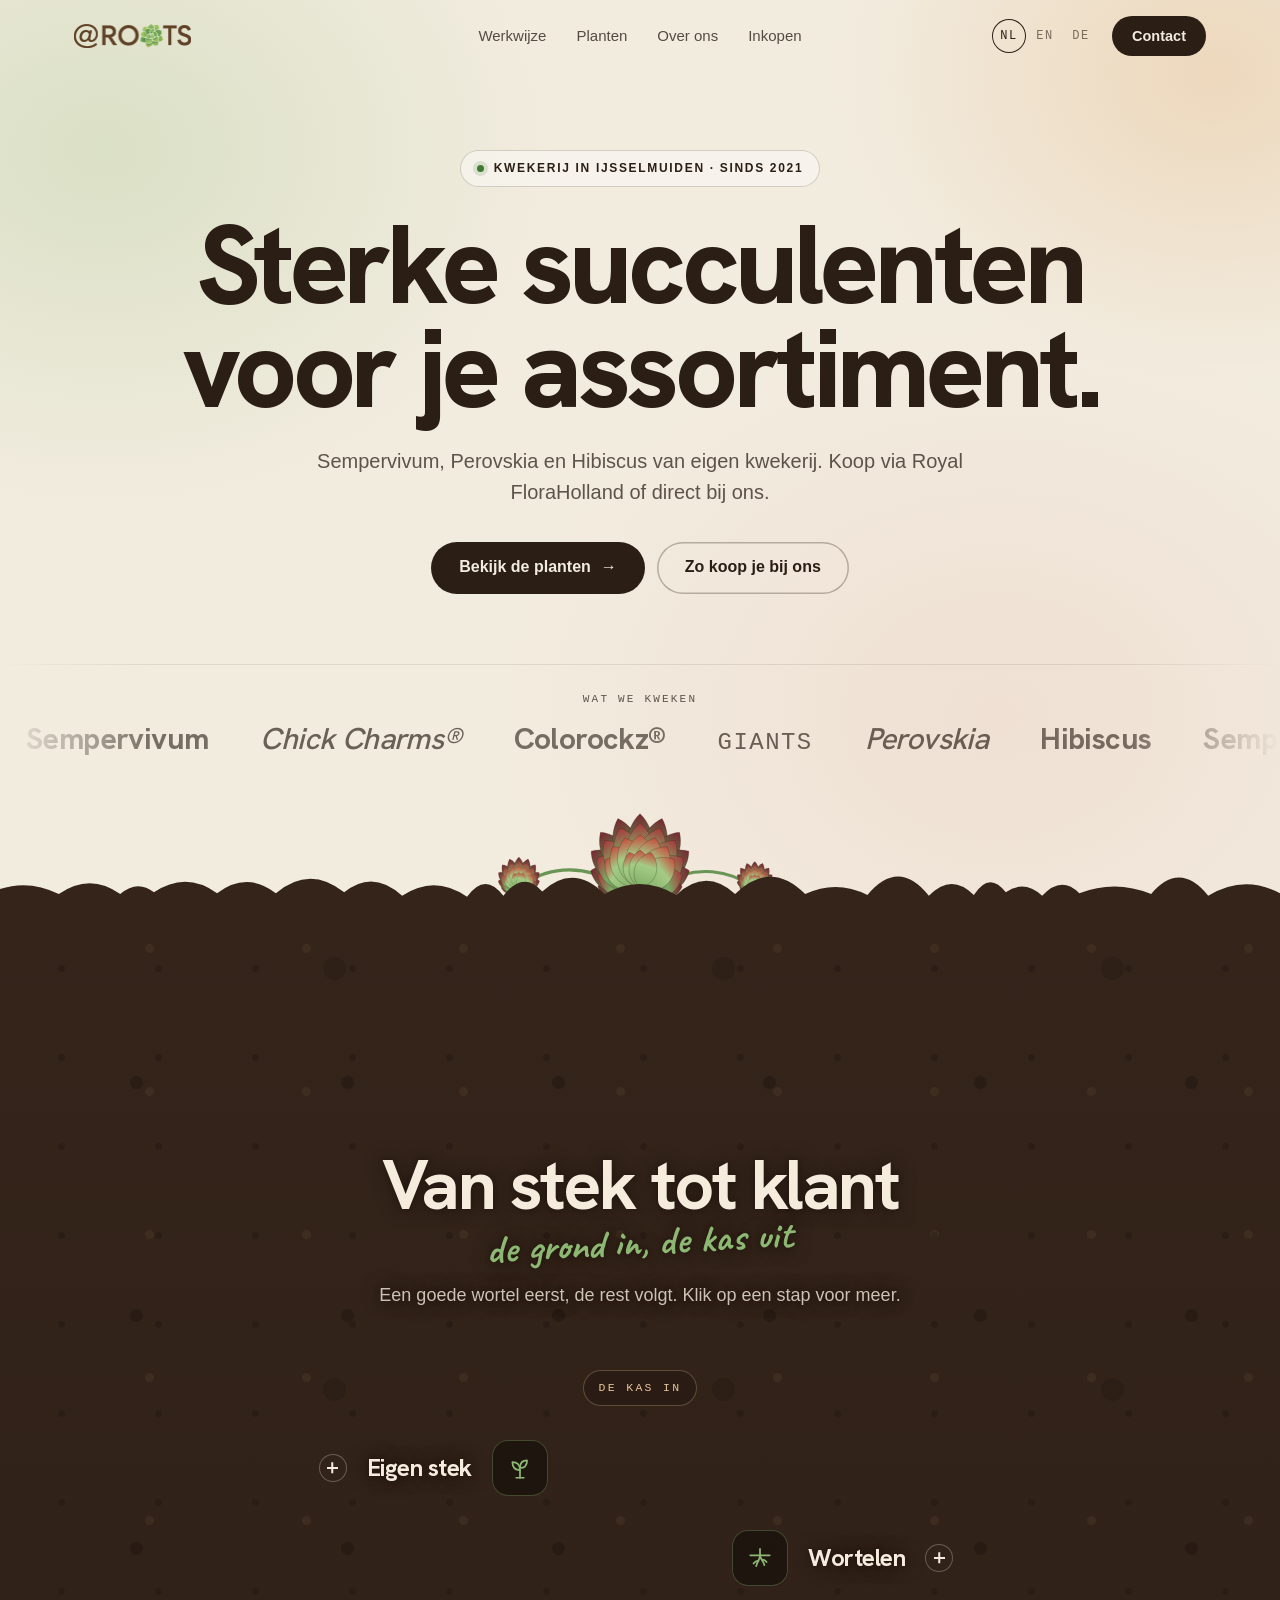
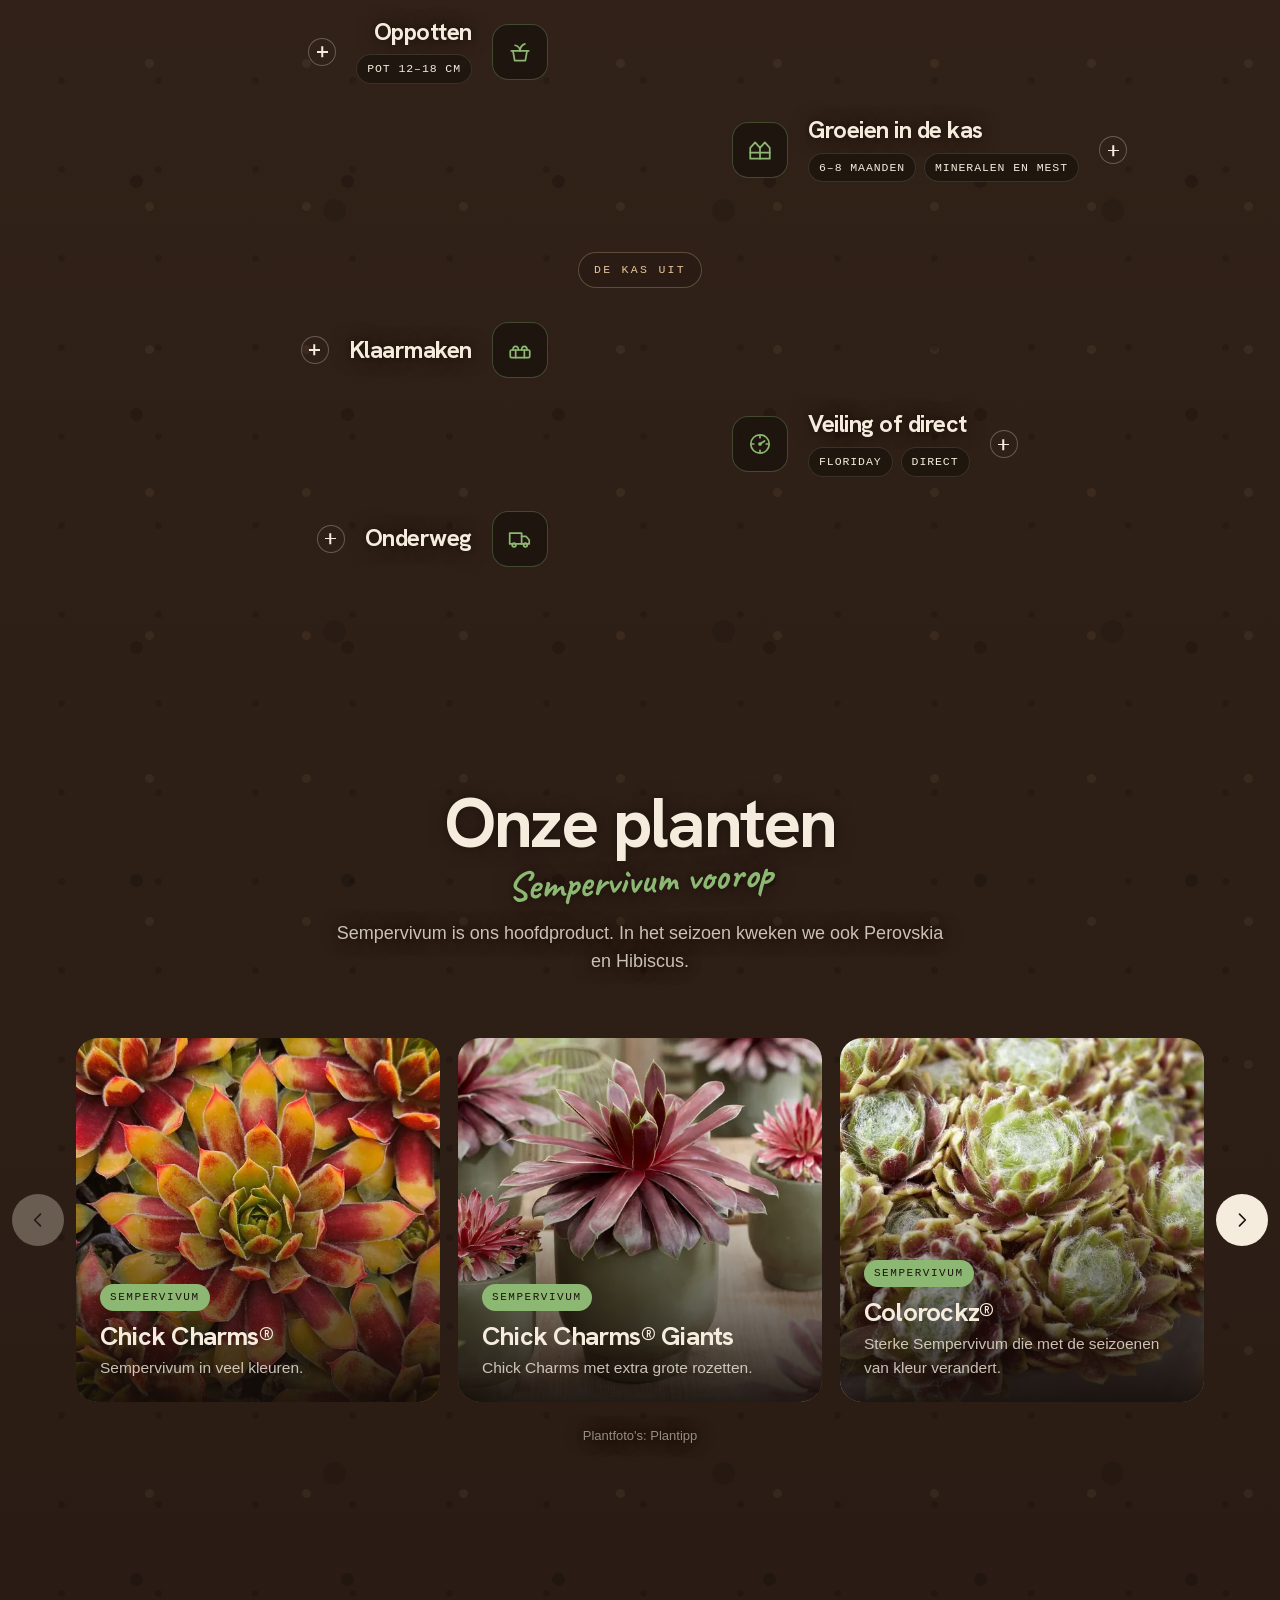
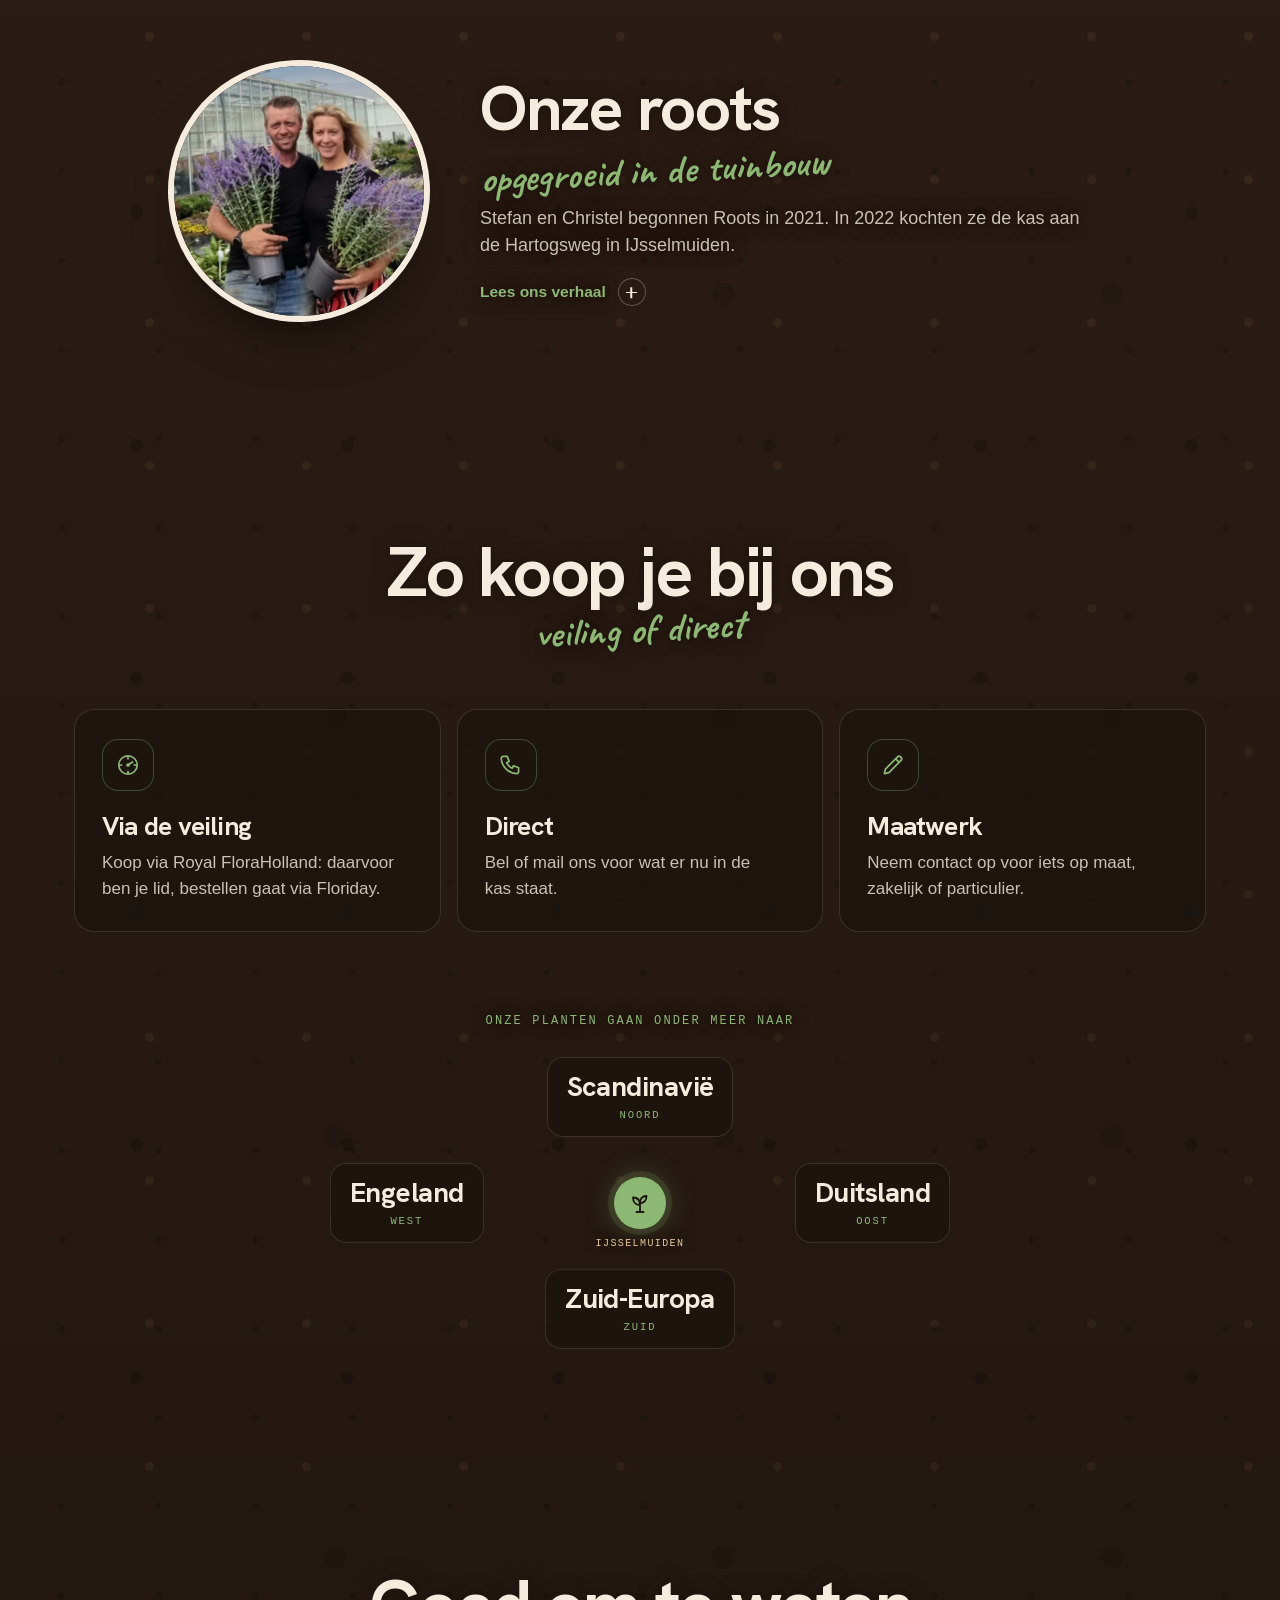
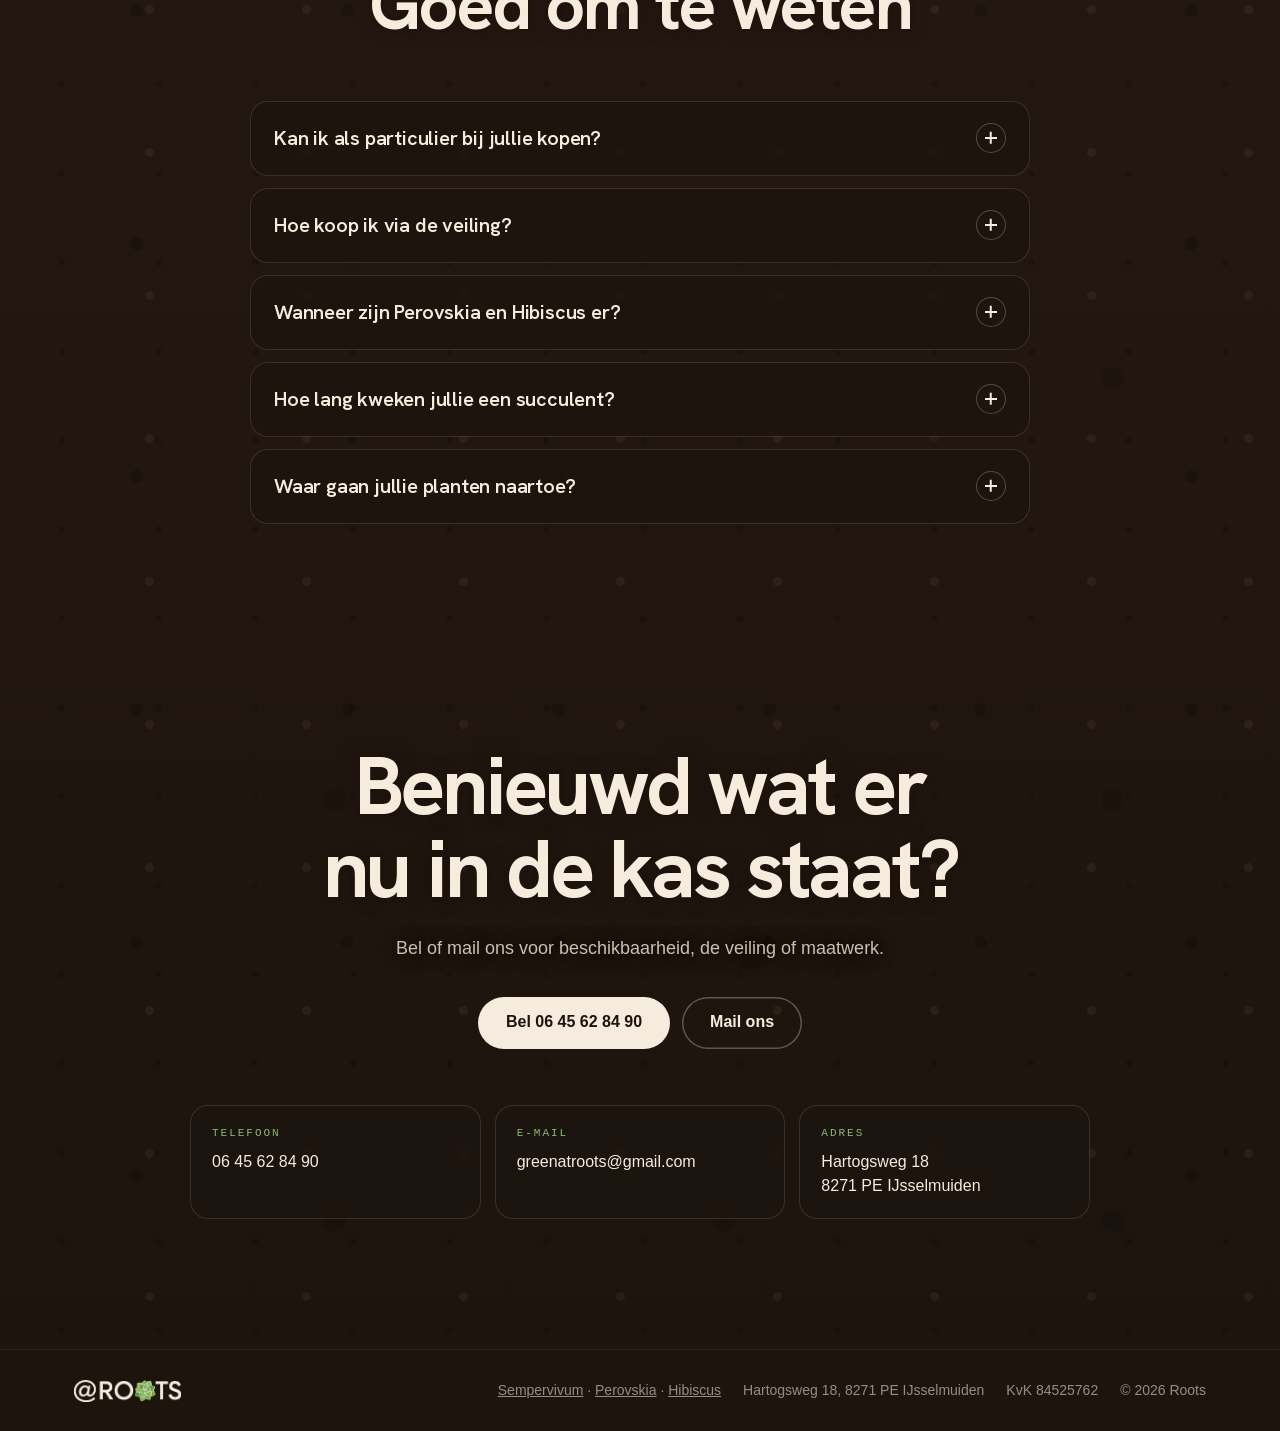
<file: docs/index.html>
<!doctype html>
<html lang="nl">
<head>
<meta charset="utf-8">
<meta name="viewport" content="width=device-width,initial-scale=1,viewport-fit=cover">
<title>Roots | Sempervivum-kwekerij in IJsselmuiden</title>
<meta name="description" content="Roots kweekt Sempervivum (Chick Charms®, Giants, Colorockz®), Perovskia en Hibiscus in IJsselmuiden. Sempervivum van eigen stek, verkocht via Royal FloraHolland of direct.">
<meta name="robots" content="noindex">
<meta name="theme-color" content="#F2ECDF">
<link rel="icon" href="favicon-32.png" sizes="32x32" type="image/png">
<link rel="icon" href="icon-192.png" sizes="192x192" type="image/png">
<link rel="apple-touch-icon" href="apple-touch-icon.png">
<link rel="preload" href="fonts/hanken-grotesk-latin.woff2" as="font" type="font/woff2" crossorigin>
<link rel="stylesheet" href="css/site.css?v=e0a24c4d">
<meta property="og:type" content="website">
<meta property="og:site_name" content="Roots">
<meta property="og:title" content="Roots | Sempervivum-kwekerij in IJsselmuiden">
<meta property="og:description" content="Roots kweekt Sempervivum (Chick Charms®, Giants, Colorockz®), Perovskia en Hibiscus in IJsselmuiden. Sempervivum van eigen stek, verkocht via Royal FloraHolland of direct.">
<meta property="og:locale" content="nl_NL">
<meta property="og:locale:alternate" content="en_GB">
<meta property="og:locale:alternate" content="de_DE">
<meta property="og:image" content="img/og.jpg">
<meta property="og:image:width" content="1200">
<meta property="og:image:height" content="630">
<meta name="twitter:card" content="summary_large_image">
<script type="application/ld+json">{"@context": "https://schema.org", "@graph": [{"@type": "Organization", "name": "Roots", "legalName": "@Roots", "email": "greenatroots@gmail.com", "telephone": "+31645628490", "foundingDate": "2021", "address": {"@type": "PostalAddress", "streetAddress": "Hartogsweg 18", "postalCode": "8271 PE", "addressLocality": "IJsselmuiden", "addressCountry": "NL"}, "identifier": {"@type": "PropertyValue", "propertyID": "KvK", "value": "84525762"}, "knowsAbout": ["Sempervivum", "Perovskia", "Hibiscus"], "sameAs": ["https://plantipp.eu/nl/growers/roots"]}, {"@type": "WebSite", "name": "Roots", "inLanguage": "nl"}, {"@type": "FAQPage", "inLanguage": "nl", "mainEntity": [{"@type": "Question", "name": "Kan ik als particulier bij jullie kopen?", "acceptedAnswer": {"@type": "Answer", "text": "Bijna niet: onze kopers zijn vooral zakelijke inkopers. Zoek je iets op maat, als particulier of als bedrijf? Neem dan contact op."}}, {"@type": "Question", "name": "Hoe koop ik via de veiling?", "acceptedAnswer": {"@type": "Answer", "text": "Onze planten gaan via Royal FloraHolland. Om daar te kopen moet je lid zijn. Bestellen gaat via Floriday."}}, {"@type": "Question", "name": "Wanneer zijn Perovskia en Hibiscus er?", "acceptedAnswer": {"@type": "Answer", "text": "Perovskia van mei tot september, Hibiscus in de zomer. Sempervivum is ons hoofdproduct."}}, {"@type": "Question", "name": "Hoe lang kweken jullie een succulent?", "acceptedAnswer": {"@type": "Answer", "text": "Zes tot acht maanden. We beginnen met eigen stek en potten over naar een pot van 12 tot 18 cm."}}, {"@type": "Question", "name": "Waar gaan jullie planten naartoe?", "acceptedAnswer": {"@type": "Answer", "text": "Naar inkopers in onder meer Scandinavië, Engeland, Duitsland en Zuid-Europa."}}]}]}</script>
</head>
<body>
<a class="skip" href="#main">Naar de inhoud</a>
<header class="top scrolled" id="top">
  <div class="wrap top-in">
    <a class="brand" href="#start" aria-label="Roots, naar de homepage"><span class="logo-d"><picture><source type="image/webp" srcset="logo/logo.webp"><img class="logo" src="logo/logo.png" alt="" width="117" height="24"></picture></span><span class="logo-l"><picture><source type="image/webp" srcset="logo/logo-licht.webp"><img class="logo" src="logo/logo-licht.png" alt="" width="117" height="24"></picture></span></a>
    <nav class="nav" aria-label="Hoofdmenu"><a href="#werkwijze">Werkwijze</a><a href="#planten">Planten</a><a href="#over-ons">Over ons</a><a href="#inkopen">Inkopen</a></nav>
    <div class="top-end">
      <nav class="langs" aria-label="Taal"><a href="./" hreflang="nl" lang="nl" title="Nederlands" aria-current="page">NL</a><a href="en/" hreflang="en" lang="en" title="English">EN</a><a href="de/" hreflang="de" lang="de" title="Deutsch">DE</a></nav>
      <a class="btn" href="#contact">Contact</a>
    </div>
  </div>
</header>

<main id="main">
  <section class="hero" id="start" aria-labelledby="h1">
    <div class="wrap">
      <p class="badge"><i></i>Kwekerij in IJsselmuiden · sinds 2021</p>
      <h1 id="h1">Sterke succulenten voor je assortiment.</h1>
      <p class="lede">Sempervivum, Perovskia en Hibiscus van eigen kwekerij. Koop via Royal FloraHolland of direct bij ons.</p>
      <div class="hero-cta">
        <a class="btn btn-dark" href="#planten">Bekijk de planten <span class="arr" aria-hidden="true">→</span></a>
        <a class="btn btn-line" href="#inkopen">Zo koop je bij ons</a>
      </div>
    </div>
    <div class="ticker" tabindex="0" role="group" aria-label="Wat we kweken: klik of tik om te pauzeren">
      <p class="ticker-label">Wat we kweken</p>
      <div class="track">
        <ul><li>Sempervivum</li><li>Chick Charms®</li><li>Colorockz®</li><li>Giants</li><li>Perovskia</li><li>Hibiscus</li></ul>
        <ul aria-hidden="true"><li>Sempervivum</li><li>Chick Charms®</li><li>Colorockz®</li><li>Giants</li><li>Perovskia</li><li>Hibiscus</li></ul>
      </div>
    </div>
    <div class="ground" aria-hidden="true"><svg class="plant" id="plant" viewBox="-160 -84 320 94"></svg><svg class="soil-edge" viewBox="0 -10 2400 74" preserveAspectRatio="xMidYMax slice"><path d="M0 64 L0 34 Q27 15 53 35 Q73 5 93 33 Q113 5 133 31 Q162 17 192 32 Q221 -3 251 32 Q275 2 299 37 Q333 8 366 37 Q385 -4 405 33 Q427 16 448 33 Q488 14 528 34 Q564 9 599 34 Q619 17 638 32 Q675 7 711 33 Q745 7 779 33 Q818 0 858 32 Q891 5 925 36 Q962 11 1000 37 Q1021 8 1042 36 Q1065 6 1087 31 Q1123 -2 1159 34 Q1200 10 1242 35 Q1276 3 1310 34 Q1351 -6 1391 34 Q1427 17 1463 35 Q1499 -8 1534 36 Q1560 9 1586 35 Q1604 7 1623 32 Q1644 17 1665 36 Q1687 12 1708 33 Q1750 17 1791 34 Q1824 -5 1857 36 Q1898 11 1940 33 Q1967 -5 1995 37 Q2017 14 2039 32 Q2063 6 2088 35 Q2113 19 2138 34 Q2166 4 2194 37 Q2230 5 2267 35 Q2303 17 2340 36 Q2379 -4 2418 36 L2400 64Z"/></svg></div>
  </section>

  <div class="under" id="under">
    <svg class="rootsvg" id="rootsvg" aria-hidden="true"></svg>

    <section class="proc" id="werkwijze" aria-labelledby="h-proc">
      <div class="wrap">
        <div class="sec-title">
          <h2 id="h-proc">Van stek tot klant</h2>
          <span class="scribble">de grond in, de kas uit</span>
          <p>Een goede wortel eerst, de rest volgt. Klik op een stap voor meer.</p>
        </div>
        <div id="steps">
          <div class="group"><span>De kas in</span></div>
          <ol class="steps">
            <li class="step l">
              <details class="st">
                <summary><span class="st-main"><span class="ico"><svg viewBox="0 0 24 24" fill="none" stroke="currentColor" stroke-width="1.6" stroke-linecap="round" stroke-linejoin="round" aria-hidden="true"><path d="M12 21v-7"/><path d="M12 14c-4.5 0-7-2.8-7-7.5 4.6 0 7 2.6 7 7.5z"/><path d="M12 12c0-4.3 2.2-7 6.5-7 0 4.2-2.3 7-6.5 7z"/><path d="M8.5 21h7"/></svg></span><span class="st-body"><h3>Eigen stek</h3></span><i class="plus" aria-hidden="true"></i></span></summary>
                <div class="st-more"><p>Onze succulenten beginnen als stek die we zelf maken.</p></div>
              </details>
            </li>
            <li class="step r">
              <details class="st">
                <summary><span class="st-main"><span class="ico"><svg viewBox="0 0 24 24" fill="none" stroke="currentColor" stroke-width="1.6" stroke-linecap="round" stroke-linejoin="round" aria-hidden="true"><path d="M3 9.5h18"/><path d="M12 3.5v6"/><path d="M12 9.5c0 4-2.5 5.5-3.5 10"/><path d="M12 9.5c0 3.5 3 4.5 4 9"/><path d="M10.6 14.5c-1.8.2-3.4 1-4.6 2.6"/><path d="M14.2 13.6c1.6.1 2.9.9 3.8 2.2"/></svg></span><span class="st-body"><h3>Wortelen</h3></span><i class="plus" aria-hidden="true"></i></span></summary>
                <div class="st-more"><p>Een stek krijgt eerst de tijd voor een sterk wortelgestel, vandaar onze naam.</p><figure class="st-photo"><picture><source type="image/webp" srcset="img/stap-wortelen-560.webp 560w, img/stap-wortelen.webp 720w" sizes="260px"><img src="img/stap-wortelen.jpg" srcset="img/stap-wortelen-560.jpg 560w, img/stap-wortelen.jpg 720w" sizes="260px" alt="Een geworteld stekje Sempervivum in de hand, met de wortels zichtbaar, boven een tafel vol jonge plantjes" width="720" height="900" loading="lazy" decoding="async"></picture></figure></div>
              </details>
            </li>
            <li class="step l">
              <details class="st">
                <summary><span class="st-main"><span class="ico"><svg viewBox="0 0 24 24" fill="none" stroke="currentColor" stroke-width="1.6" stroke-linecap="round" stroke-linejoin="round" aria-hidden="true"><path d="M4 11h16"/><path d="M5.5 11l1.6 9h9.8l1.6-9"/><path d="M12 11c0-3 1.2-5.2 4.5-6.5"/><path d="M12 11c0-2.4-1.3-4.3-4.5-5.2"/></svg></span><span class="st-body"><h3>Oppotten</h3><span class="chips"><span>Pot 12–18 cm</span></span></span><i class="plus" aria-hidden="true"></i></span></summary>
                <div class="st-more"><p>Daarna gaat de plant over naar zijn eindpot.</p><figure class="st-photo"><picture><source type="image/webp" srcset="img/stap-oppotten-560.webp 560w, img/stap-oppotten.webp 720w" sizes="260px"><img src="img/stap-oppotten.jpg" srcset="img/stap-oppotten-560.jpg 560w, img/stap-oppotten.jpg 720w" sizes="260px" alt="Een Sempervivum in pot in de hand, met een kastafel vol planten erachter" width="720" height="900" loading="lazy" decoding="async"></picture></figure></div>
              </details>
            </li>
            <li class="step r">
              <details class="st">
                <summary><span class="st-main"><span class="ico"><svg viewBox="0 0 24 24" fill="none" stroke="currentColor" stroke-width="1.6" stroke-linecap="round" stroke-linejoin="round" aria-hidden="true"><path d="M3 20V10l4.5-5 4.5 5 4.5-5 4.5 5v10z"/><path d="M12 10v10"/><path d="M3 14.5h18"/></svg></span><span class="st-body"><h3>Groeien in de kas</h3><span class="chips"><span>6–8 maanden</span><span>Mineralen en mest</span></span></span><i class="plus" aria-hidden="true"></i></span></summary>
                <div class="st-more"><p>In onze kas in IJsselmuiden groeit de plant uit.</p><figure class="st-photo"><picture><source type="image/webp" srcset="img/stap-groeien-560.webp 560w, img/stap-groeien.webp 720w" sizes="260px"><img src="img/stap-groeien.jpg" srcset="img/stap-groeien-560.jpg 560w, img/stap-groeien.jpg 720w" sizes="260px" alt="Een rood-gele Sempervivum in pot, met een kas vol dezelfde planten erachter" width="720" height="900" loading="lazy" decoding="async"></picture></figure></div>
              </details>
            </li>
          </ol>
          <div class="group group-uit"><span>De kas uit</span></div>
          <ol class="steps uit" start="5">
            <li class="step l">
              <details class="st">
                <summary><span class="st-main"><span class="ico"><svg viewBox="0 0 24 24" fill="none" stroke="currentColor" stroke-width="1.6" stroke-linecap="round" stroke-linejoin="round" aria-hidden="true"><rect x="3" y="12" width="18" height="7" rx="1.2"/><path d="M8 12v7M16 12v7"/><path d="M5.5 12c0-2 1-3.4 2.5-3.4S10.5 10 10.5 12"/><path d="M13.5 12c0-2 1-3.4 2.5-3.4s2.5 1.4 2.5 3.4"/></svg></span><span class="st-body"><h3>Klaarmaken</h3></span><i class="plus" aria-hidden="true"></i></span></summary>
                <div class="st-more"><p>Is de plant volgroeid, dan maken we hem klaar voor de order.</p><figure class="st-photo"><picture><source type="image/webp" srcset="img/stap-kar-560.webp 560w, img/stap-kar.webp 720w" sizes="260px"><img src="img/stap-kar.jpg" srcset="img/stap-kar-560.jpg 560w, img/stap-kar.jpg 720w" sizes="260px" alt="Een kar vol Sempervivum in trays, met etiketten, klaar voor de order" width="720" height="900" loading="lazy" decoding="async"></picture></figure></div>
              </details>
            </li>
            <li class="step r">
              <details class="st">
                <summary><span class="st-main"><span class="ico"><svg viewBox="0 0 24 24" fill="none" stroke="currentColor" stroke-width="1.6" stroke-linecap="round" stroke-linejoin="round" aria-hidden="true"><circle cx="12" cy="12" r="8.5"/><path d="M12 12l4.2-2.8"/><path d="M12 4.6v1.6M19.4 12h-1.6M12 19.4v-1.6M4.6 12h1.6"/><circle cx="12" cy="12" r=".9" fill="currentColor"/></svg></span><span class="st-body"><h3>Veiling of direct</h3><span class="chips"><span>Floriday</span><span>Direct</span></span></span><i class="plus" aria-hidden="true"></i></span></summary>
                <div class="st-more"><p>We verkopen via de veiling van Royal FloraHolland of direct aan de koper.</p><figure class="st-photo"><picture><source type="image/webp" srcset="img/stap-verkoopklaar-560.webp 560w, img/stap-verkoopklaar.webp 720w" sizes="260px"><img src="img/stap-verkoopklaar.jpg" srcset="img/stap-verkoopklaar-560.jpg 560w, img/stap-verkoopklaar.jpg 720w" sizes="260px" alt="Verkoopklare Sempervivum in pot op de kastafel" width="720" height="900" loading="lazy" decoding="async"></picture></figure></div>
              </details>
            </li>
            <li class="step l">
              <details class="st">
                <summary><span class="st-main"><span class="ico"><svg viewBox="0 0 24 24" fill="none" stroke="currentColor" stroke-width="1.6" stroke-linecap="round" stroke-linejoin="round" aria-hidden="true"><path d="M2.5 6.5h11v10h-11z"/><path d="M13.5 9.5h4l3 3.4v3.6h-7"/><circle cx="6.5" cy="17.6" r="1.7"/><circle cx="17" cy="17.6" r="1.7"/></svg></span><span class="st-body"><h3>Onderweg</h3></span><i class="plus" aria-hidden="true"></i></span></summary>
                <div class="st-more"><p>Via de veiling gaat de plant de distributie in, onder meer naar Scandinavië, Engeland, Duitsland en Zuid-Europa.</p></div>
              </details>
            </li>
          </ol>
        </div>
      </div>
    </section>

    <section class="plants sec" id="planten" aria-labelledby="h-plants">
      <div class="wrap sec-title">
        <h2 id="h-plants">Onze planten</h2>
        <span class="scribble">Sempervivum voorop</span>
        <p>Sempervivum is ons hoofdproduct. In het seizoen kweken we ook Perovskia en Hibiscus.</p>
      </div>
      <div class="carousel">
        <button class="car-btn prev" type="button" id="prev" aria-label="Vorige planten"><svg viewBox="0 0 24 24" fill="none" stroke="currentColor" stroke-width="2" stroke-linecap="round" stroke-linejoin="round" aria-hidden="true"><path d="M15 5l-7 7 7 7"/></svg></button>
        <div class="cases" id="cases" tabindex="0" role="region" aria-label="Planten">
          <a class="case" href="sempervivum/#chick-charms" aria-labelledby="t-chick-charms"><figure style="margin:0;height:100%"><picture><source type="image/webp" srcset="img/chick-charms-560.webp 560w, img/chick-charms.webp 900w" sizes="(max-width:640px) 84vw, (max-width:900px) 50vw, 380px"><img src="img/chick-charms.jpg" srcset="img/chick-charms-560.jpg 560w, img/chick-charms.jpg 900w" sizes="(max-width:640px) 84vw, (max-width:900px) 50vw, 380px" alt="Sempervivum Chick Charms Gold Rush: rozetten in goud en rood" width="900" height="900" loading="lazy" decoding="async"></picture><figcaption><span class="tag">Sempervivum</span><h3 id="t-chick-charms">Chick Charms®</h3><p>Sempervivum in veel kleuren.</p></figcaption></figure></a>
          <a class="case" href="sempervivum/#giants" aria-labelledby="t-giants"><figure style="margin:0;height:100%"><picture><source type="image/webp" srcset="img/giants-560.webp 560w, img/giants.webp 1000w" sizes="(max-width:640px) 84vw, (max-width:900px) 50vw, 380px"><img src="img/giants.jpg" srcset="img/giants-560.jpg 560w, img/giants.jpg 1000w" sizes="(max-width:640px) 84vw, (max-width:900px) 50vw, 380px" alt="Sempervivum Chick Charms Giants Emerald Explosion: grote rozet in een groene pot" width="1000" height="1000" loading="lazy" decoding="async"></picture><figcaption><span class="tag">Sempervivum</span><h3 id="t-giants">Chick Charms® Giants</h3><p>Chick Charms met extra grote rozetten.</p></figcaption></figure></a>
          <a class="case" href="sempervivum/#colorockz" aria-labelledby="t-colorockz"><figure style="margin:0;height:100%"><picture><source type="image/webp" srcset="img/colorockz-560.webp 560w, img/colorockz.webp 900w" sizes="(max-width:640px) 84vw, (max-width:900px) 50vw, 380px"><img src="img/colorockz.jpg" srcset="img/colorockz-560.jpg 560w, img/colorockz.jpg 900w" sizes="(max-width:640px) 84vw, (max-width:900px) 50vw, 380px" alt="Sempervivum Colorockz Lemon Flare: volle rozetten in groen met rode punten" width="900" height="900" loading="lazy" decoding="async"></picture><figcaption><span class="tag">Sempervivum</span><h3 id="t-colorockz">Colorockz®</h3><p>Sterke Sempervivum die met de seizoenen van kleur verandert.</p></figcaption></figure></a>
          <a class="case" href="perovskia/" aria-labelledby="t-perovskia"><figure style="margin:0;height:100%"><img src="img/perovskia.jpg" srcset="img/perovskia-560.jpg 560w, img/perovskia.jpg 900w" sizes="(max-width:640px) 84vw, (max-width:900px) 50vw, 380px" alt="Perovskia Prime Time: Russische salie met lavendelpaarse bloei" width="900" height="900" loading="lazy" decoding="async"><figcaption><span class="tag season">Mei – september</span><h3 id="t-perovskia">Perovskia</h3><p>Russische salie met lavendelpaarse bloei.</p></figcaption></figure></a>
          <a class="case" href="hibiscus/" aria-labelledby="t-hibiscus"><figure style="margin:0;height:100%"><picture><source type="image/webp" srcset="img/hibiscus-560.webp 560w, img/hibiscus.webp 933w" sizes="(max-width:640px) 84vw, (max-width:900px) 50vw, 380px"><img src="img/hibiscus.jpg" srcset="img/hibiscus-560.jpg 560w, img/hibiscus.jpg 933w" sizes="(max-width:640px) 84vw, (max-width:900px) 50vw, 380px" alt="Hibiscus met grote witte bloem" width="933" height="933" loading="lazy" decoding="async"></picture><figcaption><span class="tag season">Zomer</span><h3 id="t-hibiscus">Hibiscus</h3><p>Zomerbloeier met grote bloemen.</p></figcaption></figure></a>
        </div>
        <button class="car-btn next" type="button" id="next" aria-label="Volgende planten"><svg viewBox="0 0 24 24" fill="none" stroke="currentColor" stroke-width="2" stroke-linecap="round" stroke-linejoin="round" aria-hidden="true"><path d="M9 5l7 7-7 7"/></svg></button>
      </div>
      <p class="credit">Plantfoto&#x27;s: Plantipp</p>
    </section>

    <section class="about sec" id="over-ons" aria-labelledby="h-about">
      <div class="wrap about-grid">
        <figure class="about-photo"><picture><source type="image/webp" srcset="img/stefan-christol-rond-560.webp 560w, img/stefan-christol-rond.webp 640w" sizes="(max-width:760px) 160px, 250px"><img src="img/stefan-christol-rond.jpg" srcset="img/stefan-christol-rond-560.jpg 560w, img/stefan-christol-rond.jpg 640w" sizes="(max-width:760px) 160px, 250px" alt="Stefan en Christel bij de kas, met Perovskia in pot" width="640" height="640" loading="lazy" decoding="async"></picture></figure>
        <div class="about-txt">
          <h2 id="h-about">Onze roots</h2>
          <span class="scribble">opgegroeid in de tuinbouw</span>
          <p>Stefan en Christel begonnen Roots in 2021. In 2022 kochten ze de kas aan de Hartogsweg in IJsselmuiden.</p>
          <details class="more">
            <summary>Lees ons verhaal<i class="plus" aria-hidden="true"></i></summary>
            <p>Stefan groeide op in de tuinbouw: op een rozenkwekerij van 600.000 m² en in de tuinbouw in Afrika. Samen begonnen ze klein, maar al snel stond de kas vol. Die groei ging nooit ten koste van de kwaliteit: van de eerste stek tot de plant op de kar letten ze op elk detail.</p>
            <div class="people"><div class="person"><h3>Stefan</h3><p class="role">Eigenaar</p><p>Dagelijkse leiding, groei, strategie, verkoop, inkoop en personeel.</p></div><div class="person"><h3>Christel</h3><p class="role">Compagnon</p><p>Strategie en boekhouding.</p></div></div>
            <p class="small">In de drukke maanden werken scholieren en seizoenskrachten met ons mee.</p>
          </details>
        </div>
      </div>
    </section>

    <section class="buy sec" id="inkopen" aria-labelledby="h-buy">
      <div class="wrap sec-title">
        <h2 id="h-buy">Zo koop je bij ons</h2>
        <span class="scribble">veiling of direct</span>
      </div>
      <div class="wrap buy-grid">
        <div class="buy-card">
          <div class="ico"><svg viewBox="0 0 24 24" fill="none" stroke="currentColor" stroke-width="1.6" stroke-linecap="round" stroke-linejoin="round" aria-hidden="true"><circle cx="12" cy="12" r="8.5"/><path d="M12 12l4.2-2.8"/><path d="M12 4.6v1.6M19.4 12h-1.6M12 19.4v-1.6M4.6 12h1.6"/><circle cx="12" cy="12" r=".9" fill="currentColor"/></svg></div>
          <h3>Via de veiling</h3>
          <p>Koop via Royal FloraHolland: daarvoor ben je lid, bestellen gaat via Floriday.</p>
        </div>
        <div class="buy-card">
          <div class="ico"><svg viewBox="0 0 24 24" fill="none" stroke="currentColor" stroke-width="1.6" stroke-linecap="round" stroke-linejoin="round" aria-hidden="true"><path d="M5 4h3.5l1.8 4.6-2.3 1.4a11 11 0 005 5l1.4-2.3L19 14.5V18a2 2 0 01-2 2A15 15 0 013 6a2 2 0 012-2z"/></svg></div>
          <h3>Direct</h3>
          <p>Bel of mail ons voor wat er nu in de kas staat.</p>
        </div>
        <div class="buy-card">
          <div class="ico"><svg viewBox="0 0 24 24" fill="none" stroke="currentColor" stroke-width="1.6" stroke-linecap="round" stroke-linejoin="round" aria-hidden="true"><path d="M4 20l1-4.2L16.2 4.6a2 2 0 012.8 0l.4.4a2 2 0 010 2.8L8.2 19z"/><path d="M14.5 6.3l3.2 3.2"/></svg></div>
          <h3>Maatwerk</h3>
          <p>Neem contact op voor iets op maat, zakelijk of particulier.</p>
        </div>
      </div>
      <div class="wrap dest">
        <p class="mono">Onze planten gaan onder meer naar</p>
        <ul class="compass">
          <li class="place n"><b>Scandinavië</b><span>Noord</span></li>
          <li class="place w"><b>Engeland</b><span>West</span></li>
          <li class="hub" aria-hidden="true"><i><svg viewBox="0 0 24 24" fill="none" stroke="currentColor" stroke-width="1.8" stroke-linecap="round" stroke-linejoin="round" aria-hidden="true"><path d="M12 21v-7"/><path d="M12 14c-4.5 0-7-2.8-7-7.5 4.6 0 7 2.6 7 7.5z"/><path d="M12 12c0-4.3 2.2-7 6.5-7 0 4.2-2.3 7-6.5 7z"/><path d="M8.5 21h7"/></svg></i><small>IJsselmuiden</small></li>
          <li class="place e"><b>Duitsland</b><span>Oost</span></li>
          <li class="place s"><b>Zuid-Europa</b><span>Zuid</span></li>
        </ul>
      </div>
    </section>

    <section class="faq-sec sec" id="vragen" aria-labelledby="h-faq">
      <div class="wrap sec-title">
        <h2 id="h-faq">Goed om te weten</h2>
      </div>
      <div class="wrap">
        <div class="faq">
          <details><summary>Kan ik als particulier bij jullie kopen?<i aria-hidden="true"></i></summary><p>Bijna niet: onze kopers zijn vooral zakelijke inkopers. Zoek je iets op maat, als particulier of als bedrijf? Neem dan contact op.</p></details>
          <details><summary>Hoe koop ik via de veiling?<i aria-hidden="true"></i></summary><p>Onze planten gaan via Royal FloraHolland. Om daar te kopen moet je lid zijn. Bestellen gaat via Floriday.</p></details>
          <details><summary>Wanneer zijn Perovskia en Hibiscus er?<i aria-hidden="true"></i></summary><p>Perovskia van mei tot september, Hibiscus in de zomer. Sempervivum is ons hoofdproduct.</p></details>
          <details><summary>Hoe lang kweken jullie een succulent?<i aria-hidden="true"></i></summary><p>Zes tot acht maanden. We beginnen met eigen stek en potten over naar een pot van 12 tot 18 cm.</p></details>
          <details><summary>Waar gaan jullie planten naartoe?<i aria-hidden="true"></i></summary><p>Naar inkopers in onder meer Scandinavië, Engeland, Duitsland en Zuid-Europa.</p></details>
        </div>
      </div>
    </section>

    <section class="contact sec" id="contact" aria-labelledby="h-contact">
      <div class="wrap">
        <h2 id="h-contact">Benieuwd wat er nu in de kas staat?</h2>
        <p class="lede">Bel of mail ons voor beschikbaarheid, de veiling of maatwerk.</p>
        <div class="hero-cta">
          <a class="btn btn-light" href="tel:+31645628490">Bel 06 45 62 84 90</a>
          <a class="btn btn-ghost" href="mailto:greenatroots@gmail.com">Mail ons</a>
        </div>
        <dl class="nap">
          <div><dt>Telefoon</dt><dd>06 45 62 84 90</dd></div>
          <div><dt>E-mail</dt><dd>greenatroots@gmail.com</dd></div>
          <div><dt>Adres</dt><dd>Hartogsweg 18<br>8271 PE IJsselmuiden</dd></div>
        </dl>
      </div>
    </section>
  </div>
</main>

<footer class="foot">
  <div class="wrap">
    <span class="brand"><picture><source type="image/webp" srcset="logo/logo-licht.webp"><img class="logo" src="logo/logo-licht.png" alt="@Roots" width="117" height="24"></picture></span>
    <ul>
      <li><a href="sempervivum/">Sempervivum</a> · <a href="perovskia/">Perovskia</a> · <a href="hibiscus/">Hibiscus</a></li>
      <li>Hartogsweg 18, 8271 PE IJsselmuiden</li>
      <li>KvK 84525762</li>
      <li>© 2026 Roots</li>
    </ul>
  </div>
</footer>
<script src="js/roots.js?v=e0a24c4d" defer></script>
</body>
</html>
</file>
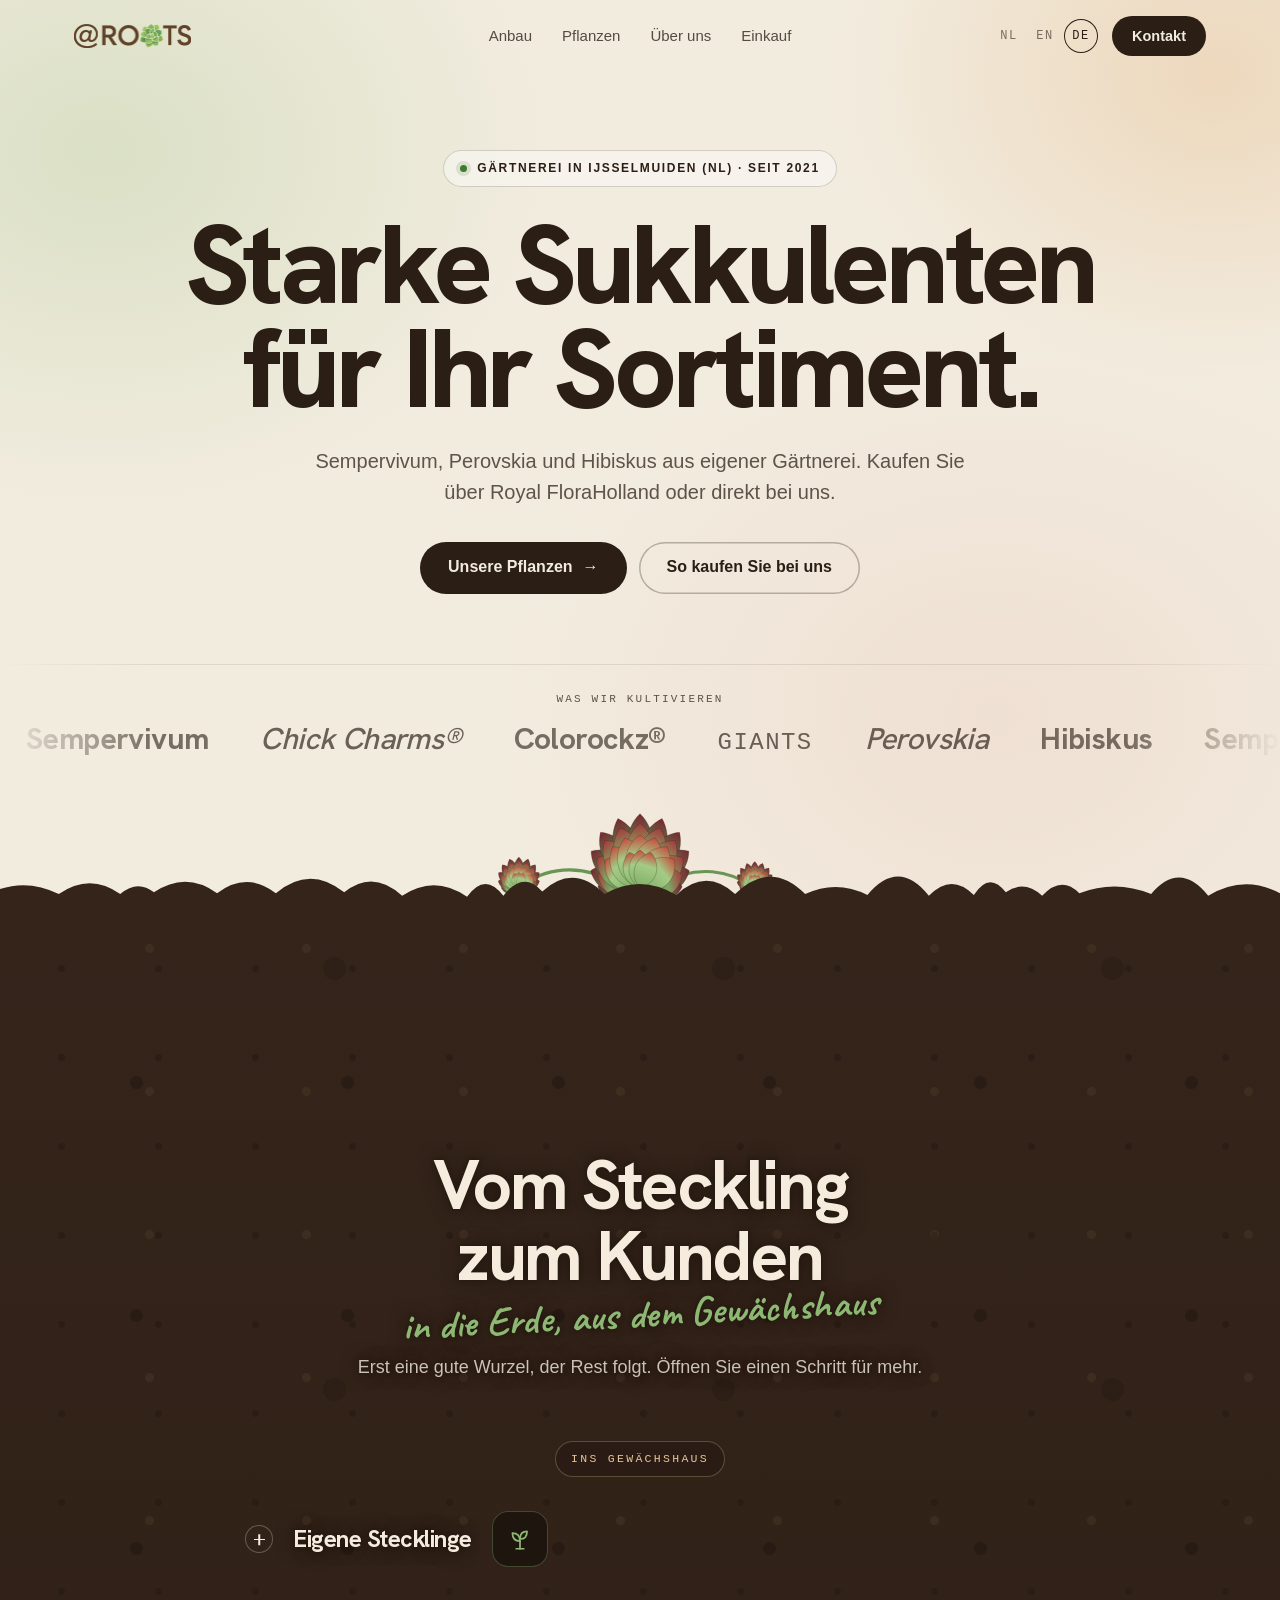
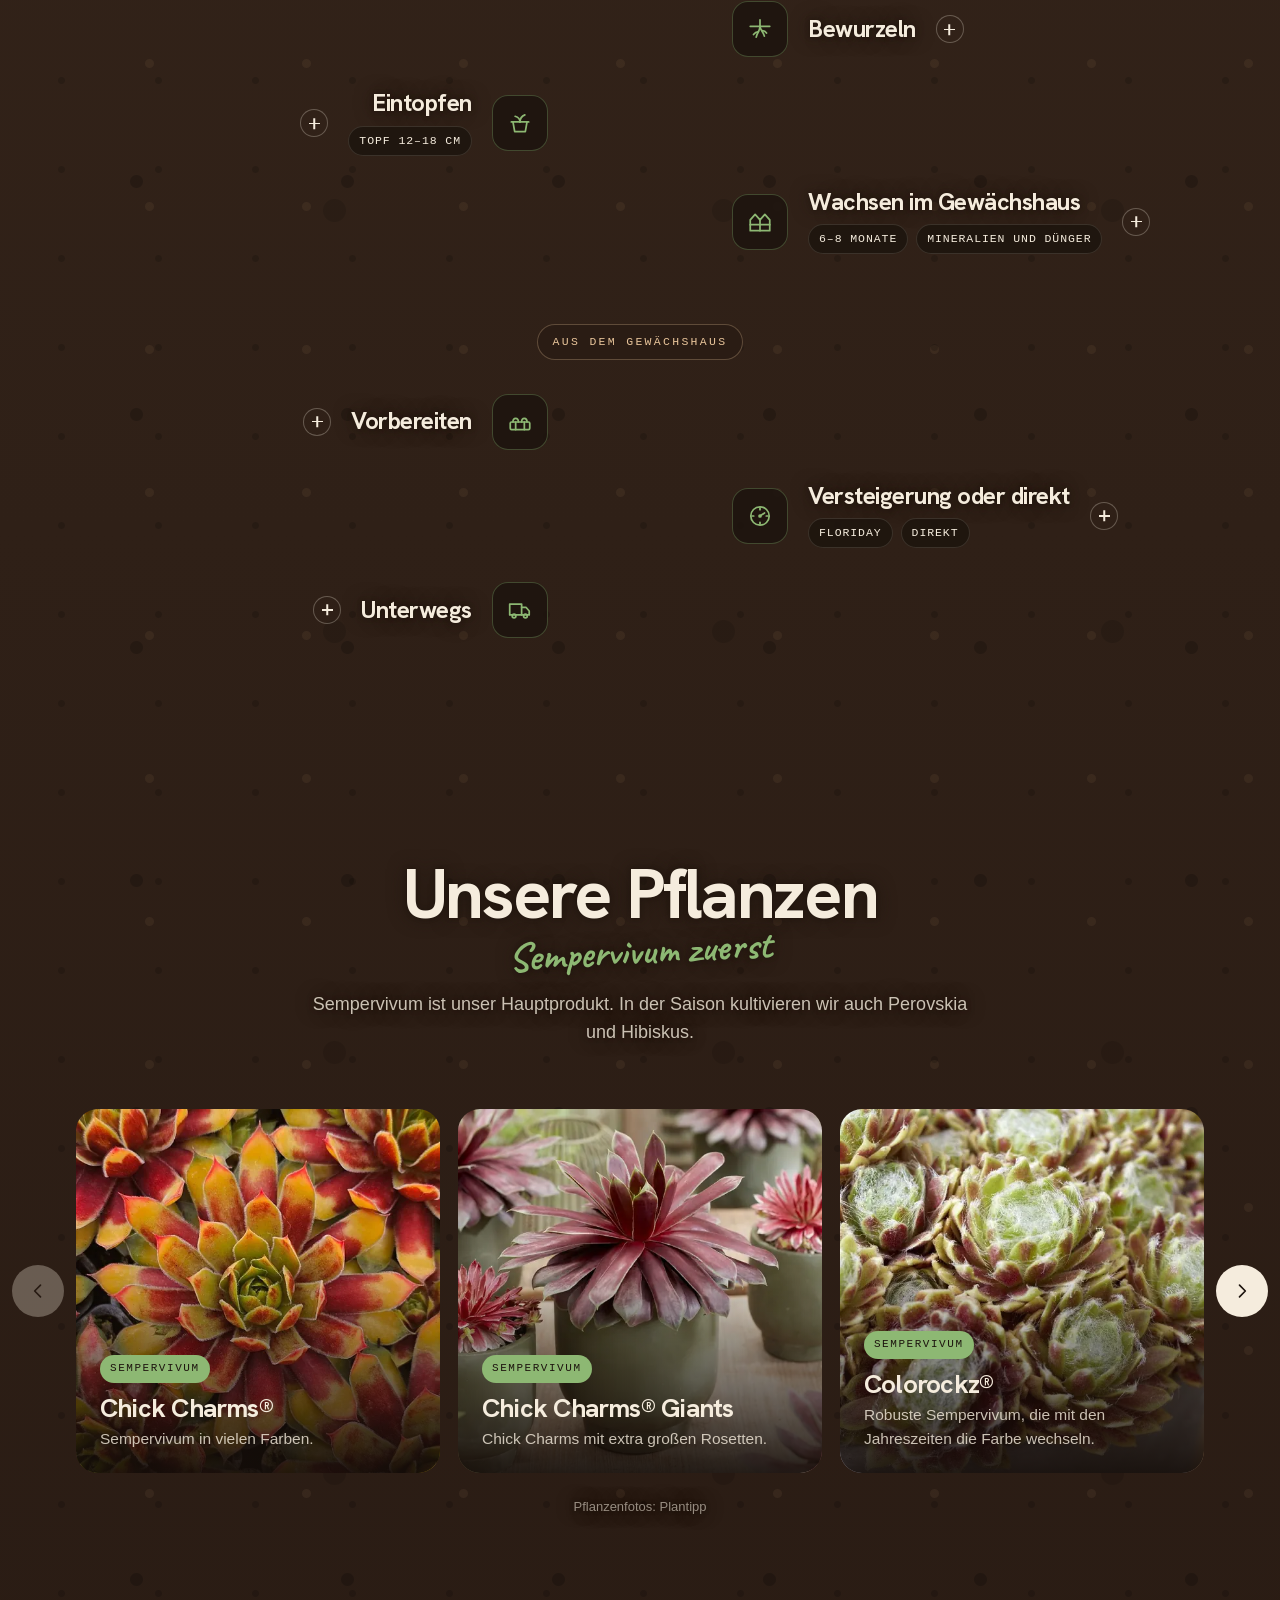
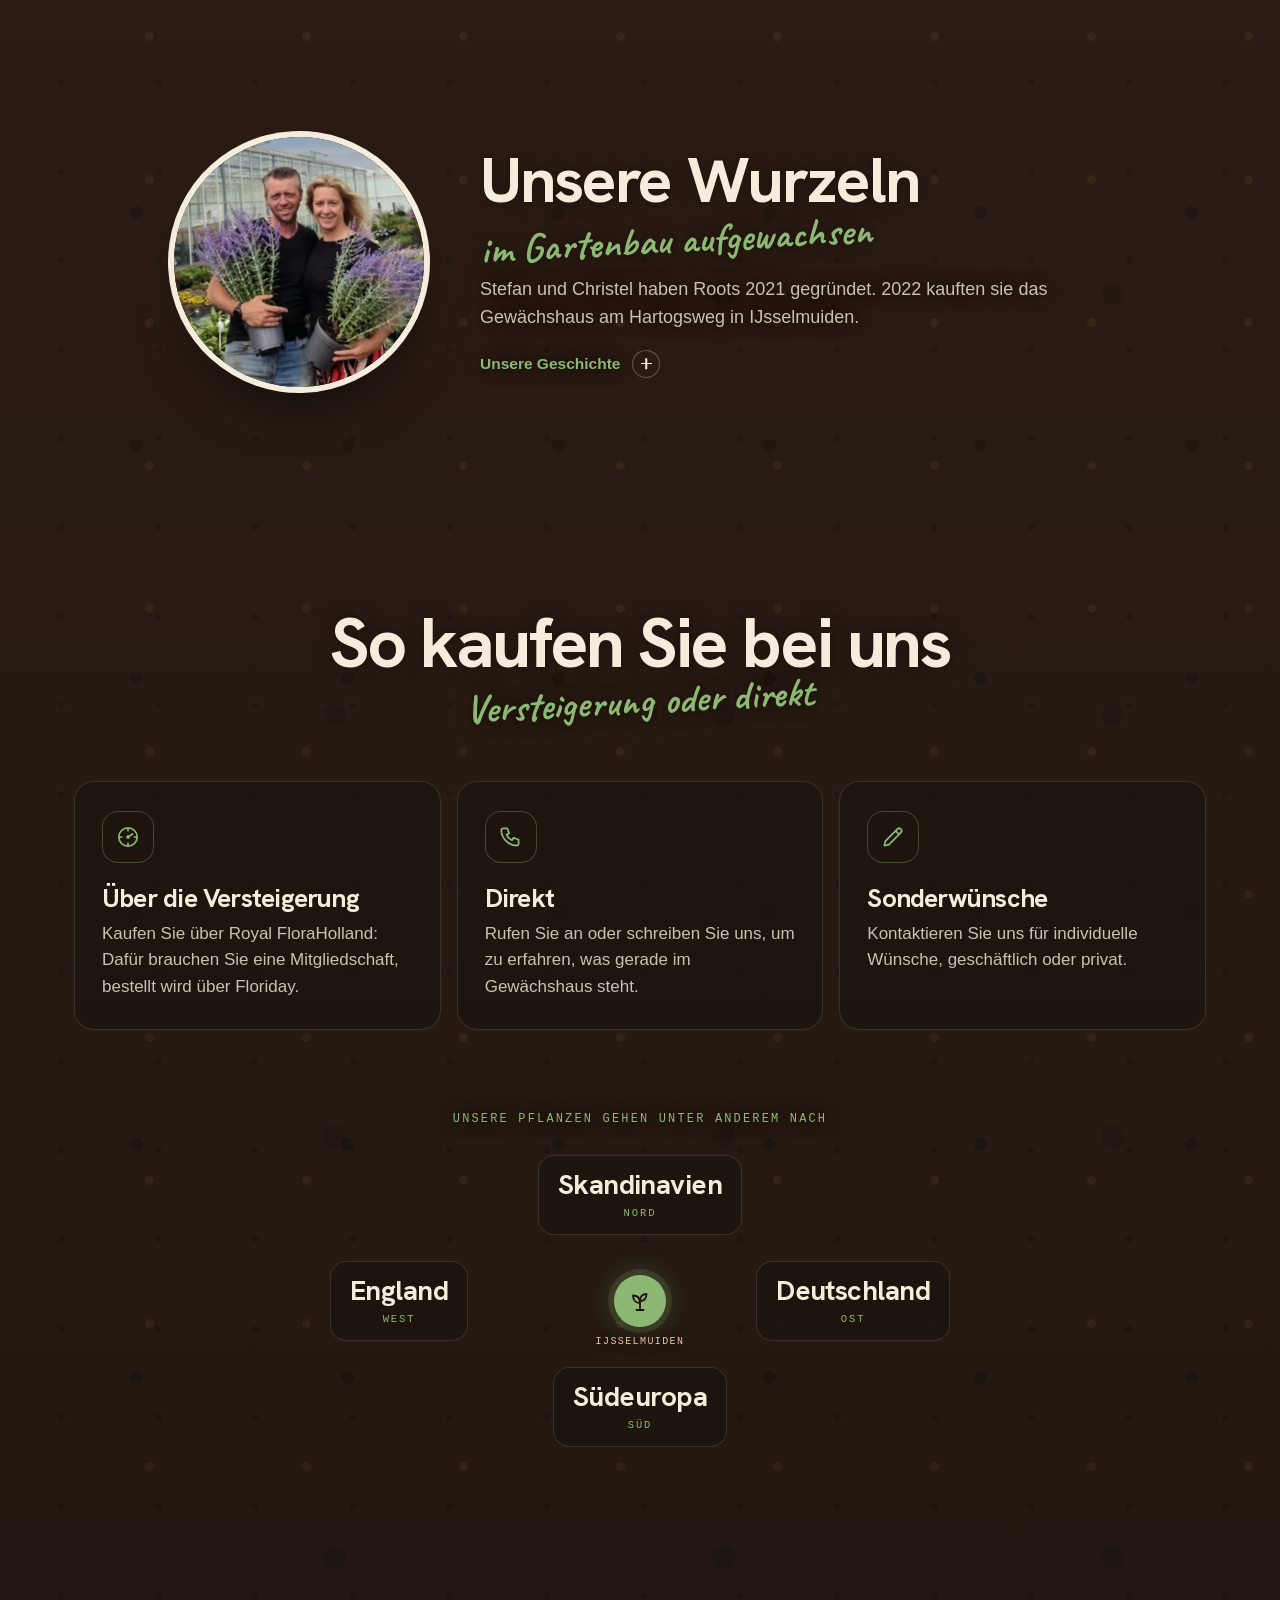
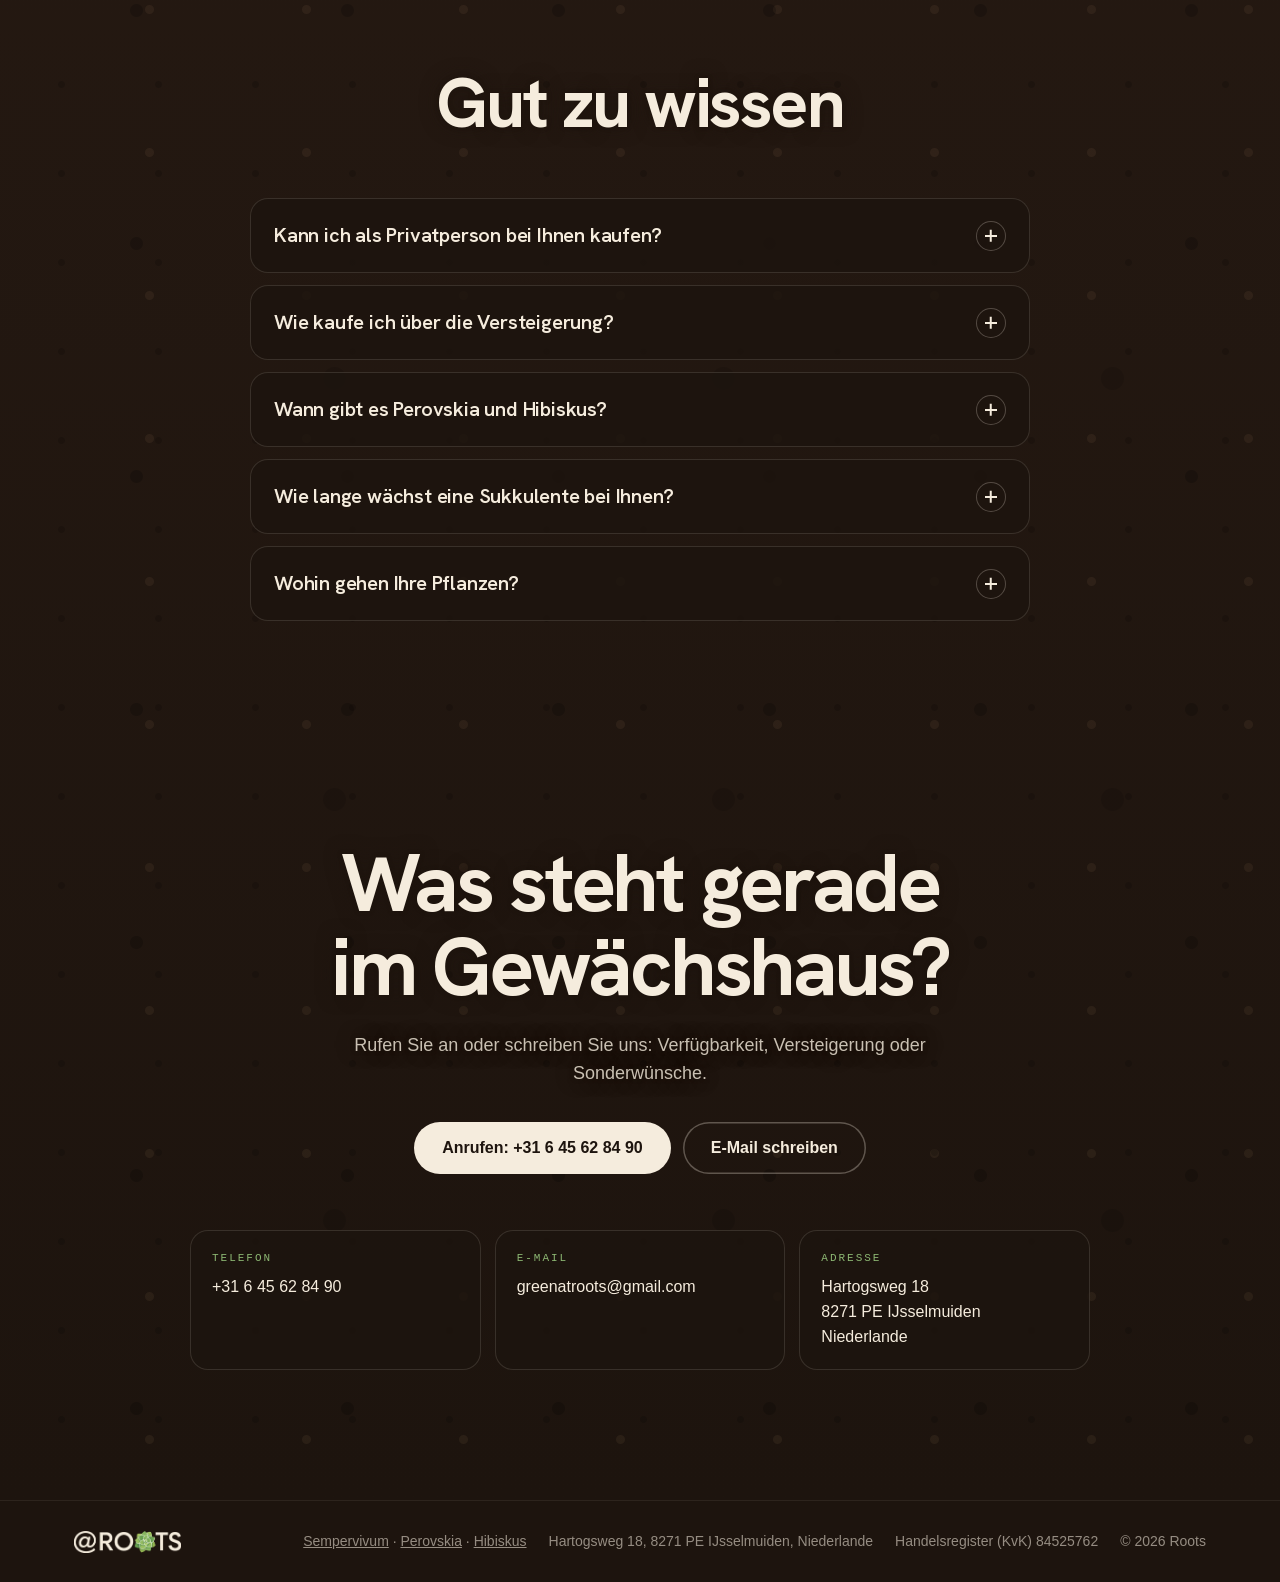
<file: docs/de/index.html>
<!doctype html>
<html lang="de">
<head>
<meta charset="utf-8">
<meta name="viewport" content="width=device-width,initial-scale=1,viewport-fit=cover">
<title>Roots | Sempervivum-Gärtnerei in den Niederlanden</title>
<meta name="description" content="Roots kultiviert Sempervivum (Chick Charms®, Giants, Colorockz®), Perovskia und Hibiskus in IJsselmuiden, Niederlande. Sempervivum aus eigenen Stecklingen, Verkauf über Royal FloraHolland oder direkt.">
<meta name="robots" content="noindex">
<meta name="theme-color" content="#F2ECDF">
<link rel="icon" href="../favicon-32.png" sizes="32x32" type="image/png">
<link rel="icon" href="../icon-192.png" sizes="192x192" type="image/png">
<link rel="apple-touch-icon" href="../apple-touch-icon.png">
<link rel="preload" href="../fonts/hanken-grotesk-latin.woff2" as="font" type="font/woff2" crossorigin>
<link rel="stylesheet" href="../css/site.css?v=e0a24c4d">
<meta property="og:type" content="website">
<meta property="og:site_name" content="Roots">
<meta property="og:title" content="Roots | Sempervivum-Gärtnerei in den Niederlanden">
<meta property="og:description" content="Roots kultiviert Sempervivum (Chick Charms®, Giants, Colorockz®), Perovskia und Hibiskus in IJsselmuiden, Niederlande. Sempervivum aus eigenen Stecklingen, Verkauf über Royal FloraHolland oder direkt.">
<meta property="og:locale" content="de_DE">
<meta property="og:locale:alternate" content="nl_NL">
<meta property="og:locale:alternate" content="en_GB">
<meta property="og:image" content="../img/og.jpg">
<meta property="og:image:width" content="1200">
<meta property="og:image:height" content="630">
<meta name="twitter:card" content="summary_large_image">
<script type="application/ld+json">{"@context": "https://schema.org", "@graph": [{"@type": "Organization", "name": "Roots", "legalName": "@Roots", "email": "greenatroots@gmail.com", "telephone": "+31645628490", "foundingDate": "2021", "address": {"@type": "PostalAddress", "streetAddress": "Hartogsweg 18", "postalCode": "8271 PE", "addressLocality": "IJsselmuiden", "addressCountry": "NL"}, "identifier": {"@type": "PropertyValue", "propertyID": "KvK", "value": "84525762"}, "knowsAbout": ["Sempervivum", "Perovskia", "Hibiscus"], "sameAs": ["https://plantipp.eu/nl/growers/roots"]}, {"@type": "WebSite", "name": "Roots", "inLanguage": "de"}, {"@type": "FAQPage", "inLanguage": "de", "mainEntity": [{"@type": "Question", "name": "Kann ich als Privatperson bei Ihnen kaufen?", "acceptedAnswer": {"@type": "Answer", "text": "Kaum: Unsere Kunden sind vor allem gewerbliche Einkäufer. Suchen Sie etwas Individuelles, privat oder geschäftlich? Dann nehmen Sie Kontakt mit uns auf."}}, {"@type": "Question", "name": "Wie kaufe ich über die Versteigerung?", "acceptedAnswer": {"@type": "Answer", "text": "Unsere Pflanzen werden über Royal FloraHolland verkauft. Um dort zu kaufen, brauchen Sie eine Mitgliedschaft. Bestellt wird über Floriday."}}, {"@type": "Question", "name": "Wann gibt es Perovskia und Hibiskus?", "acceptedAnswer": {"@type": "Answer", "text": "Perovskia von Mai bis September, Hibiskus im Sommer. Sempervivum ist unser Hauptprodukt."}}, {"@type": "Question", "name": "Wie lange wächst eine Sukkulente bei Ihnen?", "acceptedAnswer": {"@type": "Answer", "text": "Sechs bis acht Monate. Wir beginnen mit eigenen Stecklingen und topfen sie in einen Topf von 12 bis 18 cm um."}}, {"@type": "Question", "name": "Wohin gehen Ihre Pflanzen?", "acceptedAnswer": {"@type": "Answer", "text": "Zu Einkäufern unter anderem in Skandinavien, England, Deutschland und Südeuropa."}}]}]}</script>
</head>
<body>
<a class="skip" href="#main">Zum Inhalt</a>
<header class="top scrolled" id="top">
  <div class="wrap top-in">
    <a class="brand" href="#start" aria-label="Roots, zur Startseite"><span class="logo-d"><picture><source type="image/webp" srcset="../logo/logo.webp"><img class="logo" src="../logo/logo.png" alt="" width="117" height="24"></picture></span><span class="logo-l"><picture><source type="image/webp" srcset="../logo/logo-licht.webp"><img class="logo" src="../logo/logo-licht.png" alt="" width="117" height="24"></picture></span></a>
    <nav class="nav" aria-label="Hauptmenü"><a href="#anbau">Anbau</a><a href="#pflanzen">Pflanzen</a><a href="#ueber-uns">Über uns</a><a href="#einkauf">Einkauf</a></nav>
    <div class="top-end">
      <nav class="langs" aria-label="Sprache"><a href="../" hreflang="nl" lang="nl" title="Nederlands">NL</a><a href="../en/" hreflang="en" lang="en" title="English">EN</a><a href="../de/" hreflang="de" lang="de" title="Deutsch" aria-current="page">DE</a></nav>
      <a class="btn" href="#kontakt">Kontakt</a>
    </div>
  </div>
</header>

<main id="main">
  <section class="hero" id="start" aria-labelledby="h1">
    <div class="wrap">
      <p class="badge"><i></i>Gärtnerei in IJsselmuiden (NL) · seit 2021</p>
      <h1 id="h1">Starke Sukkulenten für Ihr Sortiment.</h1>
      <p class="lede">Sempervivum, Perovskia und Hibiskus aus eigener Gärtnerei. Kaufen Sie über Royal FloraHolland oder direkt bei uns.</p>
      <div class="hero-cta">
        <a class="btn btn-dark" href="#pflanzen">Unsere Pflanzen <span class="arr" aria-hidden="true">→</span></a>
        <a class="btn btn-line" href="#einkauf">So kaufen Sie bei uns</a>
      </div>
    </div>
    <div class="ticker" tabindex="0" role="group" aria-label="Was wir kultivieren: zum Anhalten klicken oder tippen">
      <p class="ticker-label">Was wir kultivieren</p>
      <div class="track">
        <ul><li>Sempervivum</li><li>Chick Charms®</li><li>Colorockz®</li><li>Giants</li><li>Perovskia</li><li>Hibiskus</li></ul>
        <ul aria-hidden="true"><li>Sempervivum</li><li>Chick Charms®</li><li>Colorockz®</li><li>Giants</li><li>Perovskia</li><li>Hibiskus</li></ul>
      </div>
    </div>
    <div class="ground" aria-hidden="true"><svg class="plant" id="plant" viewBox="-160 -84 320 94"></svg><svg class="soil-edge" viewBox="0 -10 2400 74" preserveAspectRatio="xMidYMax slice"><path d="M0 64 L0 34 Q27 15 53 35 Q73 5 93 33 Q113 5 133 31 Q162 17 192 32 Q221 -3 251 32 Q275 2 299 37 Q333 8 366 37 Q385 -4 405 33 Q427 16 448 33 Q488 14 528 34 Q564 9 599 34 Q619 17 638 32 Q675 7 711 33 Q745 7 779 33 Q818 0 858 32 Q891 5 925 36 Q962 11 1000 37 Q1021 8 1042 36 Q1065 6 1087 31 Q1123 -2 1159 34 Q1200 10 1242 35 Q1276 3 1310 34 Q1351 -6 1391 34 Q1427 17 1463 35 Q1499 -8 1534 36 Q1560 9 1586 35 Q1604 7 1623 32 Q1644 17 1665 36 Q1687 12 1708 33 Q1750 17 1791 34 Q1824 -5 1857 36 Q1898 11 1940 33 Q1967 -5 1995 37 Q2017 14 2039 32 Q2063 6 2088 35 Q2113 19 2138 34 Q2166 4 2194 37 Q2230 5 2267 35 Q2303 17 2340 36 Q2379 -4 2418 36 L2400 64Z"/></svg></div>
  </section>

  <div class="under" id="under">
    <svg class="rootsvg" id="rootsvg" aria-hidden="true"></svg>

    <section class="proc" id="anbau" aria-labelledby="h-proc">
      <div class="wrap">
        <div class="sec-title">
          <h2 id="h-proc">Vom Steckling zum Kunden</h2>
          <span class="scribble">in die Erde, aus dem Gewächshaus</span>
          <p>Erst eine gute Wurzel, der Rest folgt. Öffnen Sie einen Schritt für mehr.</p>
        </div>
        <div id="steps">
          <div class="group"><span>Ins Gewächshaus</span></div>
          <ol class="steps">
            <li class="step l">
              <details class="st">
                <summary><span class="st-main"><span class="ico"><svg viewBox="0 0 24 24" fill="none" stroke="currentColor" stroke-width="1.6" stroke-linecap="round" stroke-linejoin="round" aria-hidden="true"><path d="M12 21v-7"/><path d="M12 14c-4.5 0-7-2.8-7-7.5 4.6 0 7 2.6 7 7.5z"/><path d="M12 12c0-4.3 2.2-7 6.5-7 0 4.2-2.3 7-6.5 7z"/><path d="M8.5 21h7"/></svg></span><span class="st-body"><h3>Eigene Stecklinge</h3></span><i class="plus" aria-hidden="true"></i></span></summary>
                <div class="st-more"><p>Unsere Sukkulenten beginnen als Stecklinge, die wir selbst schneiden.</p></div>
              </details>
            </li>
            <li class="step r">
              <details class="st">
                <summary><span class="st-main"><span class="ico"><svg viewBox="0 0 24 24" fill="none" stroke="currentColor" stroke-width="1.6" stroke-linecap="round" stroke-linejoin="round" aria-hidden="true"><path d="M3 9.5h18"/><path d="M12 3.5v6"/><path d="M12 9.5c0 4-2.5 5.5-3.5 10"/><path d="M12 9.5c0 3.5 3 4.5 4 9"/><path d="M10.6 14.5c-1.8.2-3.4 1-4.6 2.6"/><path d="M14.2 13.6c1.6.1 2.9.9 3.8 2.2"/></svg></span><span class="st-body"><h3>Bewurzeln</h3></span><i class="plus" aria-hidden="true"></i></span></summary>
                <div class="st-more"><p>Jeder Steckling bekommt zuerst Zeit für ein starkes Wurzelwerk, daher unser Name.</p><figure class="st-photo"><picture><source type="image/webp" srcset="../img/stap-wortelen-560.webp 560w, ../img/stap-wortelen.webp 720w" sizes="260px"><img src="../img/stap-wortelen.jpg" srcset="../img/stap-wortelen-560.jpg 560w, ../img/stap-wortelen.jpg 720w" sizes="260px" alt="Ein bewurzelter Sempervivum-Steckling in der Hand, die Wurzeln sichtbar, über einem Tisch voller Jungpflanzen" width="720" height="900" loading="lazy" decoding="async"></picture></figure></div>
              </details>
            </li>
            <li class="step l">
              <details class="st">
                <summary><span class="st-main"><span class="ico"><svg viewBox="0 0 24 24" fill="none" stroke="currentColor" stroke-width="1.6" stroke-linecap="round" stroke-linejoin="round" aria-hidden="true"><path d="M4 11h16"/><path d="M5.5 11l1.6 9h9.8l1.6-9"/><path d="M12 11c0-3 1.2-5.2 4.5-6.5"/><path d="M12 11c0-2.4-1.3-4.3-4.5-5.2"/></svg></span><span class="st-body"><h3>Eintopfen</h3><span class="chips"><span>Topf 12–18 cm</span></span></span><i class="plus" aria-hidden="true"></i></span></summary>
                <div class="st-more"><p>Danach kommt die Pflanze in ihren endgültigen Topf.</p><figure class="st-photo"><picture><source type="image/webp" srcset="../img/stap-oppotten-560.webp 560w, ../img/stap-oppotten.webp 720w" sizes="260px"><img src="../img/stap-oppotten.jpg" srcset="../img/stap-oppotten-560.jpg 560w, ../img/stap-oppotten.jpg 720w" sizes="260px" alt="Ein Sempervivum im Topf in der Hand, dahinter ein Gewächshaustisch voller Pflanzen" width="720" height="900" loading="lazy" decoding="async"></picture></figure></div>
              </details>
            </li>
            <li class="step r">
              <details class="st">
                <summary><span class="st-main"><span class="ico"><svg viewBox="0 0 24 24" fill="none" stroke="currentColor" stroke-width="1.6" stroke-linecap="round" stroke-linejoin="round" aria-hidden="true"><path d="M3 20V10l4.5-5 4.5 5 4.5-5 4.5 5v10z"/><path d="M12 10v10"/><path d="M3 14.5h18"/></svg></span><span class="st-body"><h3>Wachsen im Gewächshaus</h3><span class="chips"><span>6–8 Monate</span><span>Mineralien und Dünger</span></span></span><i class="plus" aria-hidden="true"></i></span></summary>
                <div class="st-more"><p>In unserem Gewächshaus in IJsselmuiden wächst die Pflanze heran.</p><figure class="st-photo"><picture><source type="image/webp" srcset="../img/stap-groeien-560.webp 560w, ../img/stap-groeien.webp 720w" sizes="260px"><img src="../img/stap-groeien.jpg" srcset="../img/stap-groeien-560.jpg 560w, ../img/stap-groeien.jpg 720w" sizes="260px" alt="Ein rot-gelbes Sempervivum im Topf, dahinter ein Gewächshaus voller gleicher Pflanzen" width="720" height="900" loading="lazy" decoding="async"></picture></figure></div>
              </details>
            </li>
          </ol>
          <div class="group group-uit"><span>Aus dem Gewächshaus</span></div>
          <ol class="steps uit" start="5">
            <li class="step l">
              <details class="st">
                <summary><span class="st-main"><span class="ico"><svg viewBox="0 0 24 24" fill="none" stroke="currentColor" stroke-width="1.6" stroke-linecap="round" stroke-linejoin="round" aria-hidden="true"><rect x="3" y="12" width="18" height="7" rx="1.2"/><path d="M8 12v7M16 12v7"/><path d="M5.5 12c0-2 1-3.4 2.5-3.4S10.5 10 10.5 12"/><path d="M13.5 12c0-2 1-3.4 2.5-3.4s2.5 1.4 2.5 3.4"/></svg></span><span class="st-body"><h3>Vorbereiten</h3></span><i class="plus" aria-hidden="true"></i></span></summary>
                <div class="st-more"><p>Ist die Pflanze ausgewachsen, machen wir sie für die Bestellung fertig.</p><figure class="st-photo"><picture><source type="image/webp" srcset="../img/stap-kar-560.webp 560w, ../img/stap-kar.webp 720w" sizes="260px"><img src="../img/stap-kar.jpg" srcset="../img/stap-kar-560.jpg 560w, ../img/stap-kar.jpg 720w" sizes="260px" alt="Ein Wagen voller etikettierter Sempervivum in Trays, bereit für die Bestellung" width="720" height="900" loading="lazy" decoding="async"></picture></figure></div>
              </details>
            </li>
            <li class="step r">
              <details class="st">
                <summary><span class="st-main"><span class="ico"><svg viewBox="0 0 24 24" fill="none" stroke="currentColor" stroke-width="1.6" stroke-linecap="round" stroke-linejoin="round" aria-hidden="true"><circle cx="12" cy="12" r="8.5"/><path d="M12 12l4.2-2.8"/><path d="M12 4.6v1.6M19.4 12h-1.6M12 19.4v-1.6M4.6 12h1.6"/><circle cx="12" cy="12" r=".9" fill="currentColor"/></svg></span><span class="st-body"><h3>Versteigerung oder direkt</h3><span class="chips"><span>Floriday</span><span>Direkt</span></span></span><i class="plus" aria-hidden="true"></i></span></summary>
                <div class="st-more"><p>Wir verkaufen über die Versteigerung von Royal FloraHolland oder direkt an den Käufer.</p><figure class="st-photo"><picture><source type="image/webp" srcset="../img/stap-verkoopklaar-560.webp 560w, ../img/stap-verkoopklaar.webp 720w" sizes="260px"><img src="../img/stap-verkoopklaar.jpg" srcset="../img/stap-verkoopklaar-560.jpg 560w, ../img/stap-verkoopklaar.jpg 720w" sizes="260px" alt="Verkaufsfertige Sempervivum im Topf auf dem Gewächshaustisch" width="720" height="900" loading="lazy" decoding="async"></picture></figure></div>
              </details>
            </li>
            <li class="step l">
              <details class="st">
                <summary><span class="st-main"><span class="ico"><svg viewBox="0 0 24 24" fill="none" stroke="currentColor" stroke-width="1.6" stroke-linecap="round" stroke-linejoin="round" aria-hidden="true"><path d="M2.5 6.5h11v10h-11z"/><path d="M13.5 9.5h4l3 3.4v3.6h-7"/><circle cx="6.5" cy="17.6" r="1.7"/><circle cx="17" cy="17.6" r="1.7"/></svg></span><span class="st-body"><h3>Unterwegs</h3></span><i class="plus" aria-hidden="true"></i></span></summary>
                <div class="st-more"><p>Über die Versteigerung gehen die Pflanzen in den Vertrieb, unter anderem nach Skandinavien, England, Deutschland und Südeuropa.</p></div>
              </details>
            </li>
          </ol>
        </div>
      </div>
    </section>

    <section class="plants sec" id="pflanzen" aria-labelledby="h-plants">
      <div class="wrap sec-title">
        <h2 id="h-plants">Unsere Pflanzen</h2>
        <span class="scribble">Sempervivum zuerst</span>
        <p>Sempervivum ist unser Hauptprodukt. In der Saison kultivieren wir auch Perovskia und Hibiskus.</p>
      </div>
      <div class="carousel">
        <button class="car-btn prev" type="button" id="prev" aria-label="Vorherige Pflanzen"><svg viewBox="0 0 24 24" fill="none" stroke="currentColor" stroke-width="2" stroke-linecap="round" stroke-linejoin="round" aria-hidden="true"><path d="M15 5l-7 7 7 7"/></svg></button>
        <div class="cases" id="cases" tabindex="0" role="region" aria-label="Pflanzen">
          <a class="case" href="../de/sempervivum/#chick-charms" aria-labelledby="t-chick-charms"><figure style="margin:0;height:100%"><picture><source type="image/webp" srcset="../img/chick-charms-560.webp 560w, ../img/chick-charms.webp 900w" sizes="(max-width:640px) 84vw, (max-width:900px) 50vw, 380px"><img src="../img/chick-charms.jpg" srcset="../img/chick-charms-560.jpg 560w, ../img/chick-charms.jpg 900w" sizes="(max-width:640px) 84vw, (max-width:900px) 50vw, 380px" alt="Sempervivum Chick Charms Gold Rush: Rosetten in Gold und Rot" width="900" height="900" loading="lazy" decoding="async"></picture><figcaption><span class="tag">Sempervivum</span><h3 id="t-chick-charms">Chick Charms®</h3><p>Sempervivum in vielen Farben.</p></figcaption></figure></a>
          <a class="case" href="../de/sempervivum/#giants" aria-labelledby="t-giants"><figure style="margin:0;height:100%"><picture><source type="image/webp" srcset="../img/giants-560.webp 560w, ../img/giants.webp 1000w" sizes="(max-width:640px) 84vw, (max-width:900px) 50vw, 380px"><img src="../img/giants.jpg" srcset="../img/giants-560.jpg 560w, ../img/giants.jpg 1000w" sizes="(max-width:640px) 84vw, (max-width:900px) 50vw, 380px" alt="Sempervivum Chick Charms Giants Emerald Explosion: große Rosette in einem grünen Topf" width="1000" height="1000" loading="lazy" decoding="async"></picture><figcaption><span class="tag">Sempervivum</span><h3 id="t-giants">Chick Charms® Giants</h3><p>Chick Charms mit extra großen Rosetten.</p></figcaption></figure></a>
          <a class="case" href="../de/sempervivum/#colorockz" aria-labelledby="t-colorockz"><figure style="margin:0;height:100%"><picture><source type="image/webp" srcset="../img/colorockz-560.webp 560w, ../img/colorockz.webp 900w" sizes="(max-width:640px) 84vw, (max-width:900px) 50vw, 380px"><img src="../img/colorockz.jpg" srcset="../img/colorockz-560.jpg 560w, ../img/colorockz.jpg 900w" sizes="(max-width:640px) 84vw, (max-width:900px) 50vw, 380px" alt="Sempervivum Colorockz Lemon Flare: volle Rosetten in Grün mit roten Spitzen" width="900" height="900" loading="lazy" decoding="async"></picture><figcaption><span class="tag">Sempervivum</span><h3 id="t-colorockz">Colorockz®</h3><p>Robuste Sempervivum, die mit den Jahreszeiten die Farbe wechseln.</p></figcaption></figure></a>
          <a class="case" href="../de/perovskia/" aria-labelledby="t-perovskia"><figure style="margin:0;height:100%"><img src="../img/perovskia.jpg" srcset="../img/perovskia-560.jpg 560w, ../img/perovskia.jpg 900w" sizes="(max-width:640px) 84vw, (max-width:900px) 50vw, 380px" alt="Perovskia Prime Time: Blauraute mit lavendelvioletten Blüten" width="900" height="900" loading="lazy" decoding="async"><figcaption><span class="tag season">Mai – September</span><h3 id="t-perovskia">Perovskia</h3><p>Blauraute mit lavendelvioletten Blüten.</p></figcaption></figure></a>
          <a class="case" href="../de/hibiscus/" aria-labelledby="t-hibiscus"><figure style="margin:0;height:100%"><picture><source type="image/webp" srcset="../img/hibiscus-560.webp 560w, ../img/hibiscus.webp 933w" sizes="(max-width:640px) 84vw, (max-width:900px) 50vw, 380px"><img src="../img/hibiscus.jpg" srcset="../img/hibiscus-560.jpg 560w, ../img/hibiscus.jpg 933w" sizes="(max-width:640px) 84vw, (max-width:900px) 50vw, 380px" alt="Hibiskus mit großer weißer Blüte" width="933" height="933" loading="lazy" decoding="async"></picture><figcaption><span class="tag season">Sommer</span><h3 id="t-hibiscus">Hibiskus</h3><p>Sommerblüher mit großen Blüten.</p></figcaption></figure></a>
        </div>
        <button class="car-btn next" type="button" id="next" aria-label="Nächste Pflanzen"><svg viewBox="0 0 24 24" fill="none" stroke="currentColor" stroke-width="2" stroke-linecap="round" stroke-linejoin="round" aria-hidden="true"><path d="M9 5l7 7-7 7"/></svg></button>
      </div>
      <p class="credit">Pflanzenfotos: Plantipp</p>
    </section>

    <section class="about sec" id="ueber-uns" aria-labelledby="h-about">
      <div class="wrap about-grid">
        <figure class="about-photo"><picture><source type="image/webp" srcset="../img/stefan-christol-rond-560.webp 560w, ../img/stefan-christol-rond.webp 640w" sizes="(max-width:760px) 160px, 250px"><img src="../img/stefan-christol-rond.jpg" srcset="../img/stefan-christol-rond-560.jpg 560w, ../img/stefan-christol-rond.jpg 640w" sizes="(max-width:760px) 160px, 250px" alt="Stefan und Christel am Gewächshaus, mit Perovskia im Topf" width="640" height="640" loading="lazy" decoding="async"></picture></figure>
        <div class="about-txt">
          <h2 id="h-about">Unsere Wurzeln</h2>
          <span class="scribble">im Gartenbau aufgewachsen</span>
          <p>Stefan und Christel haben Roots 2021 gegründet. 2022 kauften sie das Gewächshaus am Hartogsweg in IJsselmuiden.</p>
          <details class="more">
            <summary>Unsere Geschichte<i class="plus" aria-hidden="true"></i></summary>
            <p>Stefan ist im Gartenbau aufgewachsen: auf einer Rosengärtnerei mit 600.000 m² und im Gartenbau in Afrika. Gemeinsam haben sie klein angefangen, doch schon bald war das Gewächshaus voll. Dieses Wachstum ging nie auf Kosten der Qualität: Vom ersten Steckling bis zur Pflanze auf dem Wagen achten sie auf jedes Detail.</p>
            <div class="people"><div class="person"><h3>Stefan</h3><p class="role">Inhaber</p><p>Tägliche Leitung, Wachstum, Strategie, Verkauf, Einkauf und Personal.</p></div><div class="person"><h3>Christel</h3><p class="role">Strategie &amp; Buchhaltung</p><p>Hat Roots 2021 gemeinsam mit Stefan gegründet.</p></div></div>
            <p class="small">In den arbeitsreichen Monaten helfen uns Schüler und Saisonkräfte.</p>
          </details>
        </div>
      </div>
    </section>

    <section class="buy sec" id="einkauf" aria-labelledby="h-buy">
      <div class="wrap sec-title">
        <h2 id="h-buy">So kaufen Sie bei uns</h2>
        <span class="scribble">Versteigerung oder direkt</span>
      </div>
      <div class="wrap buy-grid">
        <div class="buy-card">
          <div class="ico"><svg viewBox="0 0 24 24" fill="none" stroke="currentColor" stroke-width="1.6" stroke-linecap="round" stroke-linejoin="round" aria-hidden="true"><circle cx="12" cy="12" r="8.5"/><path d="M12 12l4.2-2.8"/><path d="M12 4.6v1.6M19.4 12h-1.6M12 19.4v-1.6M4.6 12h1.6"/><circle cx="12" cy="12" r=".9" fill="currentColor"/></svg></div>
          <h3>Über die Versteigerung</h3>
          <p>Kaufen Sie über Royal FloraHolland: Dafür brauchen Sie eine Mitgliedschaft, bestellt wird über Floriday.</p>
        </div>
        <div class="buy-card">
          <div class="ico"><svg viewBox="0 0 24 24" fill="none" stroke="currentColor" stroke-width="1.6" stroke-linecap="round" stroke-linejoin="round" aria-hidden="true"><path d="M5 4h3.5l1.8 4.6-2.3 1.4a11 11 0 005 5l1.4-2.3L19 14.5V18a2 2 0 01-2 2A15 15 0 013 6a2 2 0 012-2z"/></svg></div>
          <h3>Direkt</h3>
          <p>Rufen Sie an oder schreiben Sie uns, um zu erfahren, was gerade im Gewächshaus steht.</p>
        </div>
        <div class="buy-card">
          <div class="ico"><svg viewBox="0 0 24 24" fill="none" stroke="currentColor" stroke-width="1.6" stroke-linecap="round" stroke-linejoin="round" aria-hidden="true"><path d="M4 20l1-4.2L16.2 4.6a2 2 0 012.8 0l.4.4a2 2 0 010 2.8L8.2 19z"/><path d="M14.5 6.3l3.2 3.2"/></svg></div>
          <h3>Sonderwünsche</h3>
          <p>Kontaktieren Sie uns für individuelle Wünsche, geschäftlich oder privat.</p>
        </div>
      </div>
      <div class="wrap dest">
        <p class="mono">Unsere Pflanzen gehen unter anderem nach</p>
        <ul class="compass">
          <li class="place n"><b>Skandinavien</b><span>Nord</span></li>
          <li class="place w"><b>England</b><span>West</span></li>
          <li class="hub" aria-hidden="true"><i><svg viewBox="0 0 24 24" fill="none" stroke="currentColor" stroke-width="1.8" stroke-linecap="round" stroke-linejoin="round" aria-hidden="true"><path d="M12 21v-7"/><path d="M12 14c-4.5 0-7-2.8-7-7.5 4.6 0 7 2.6 7 7.5z"/><path d="M12 12c0-4.3 2.2-7 6.5-7 0 4.2-2.3 7-6.5 7z"/><path d="M8.5 21h7"/></svg></i><small>IJsselmuiden</small></li>
          <li class="place e"><b>Deutschland</b><span>Ost</span></li>
          <li class="place s"><b>Südeuropa</b><span>Süd</span></li>
        </ul>
      </div>
    </section>

    <section class="faq-sec sec" id="fragen" aria-labelledby="h-faq">
      <div class="wrap sec-title">
        <h2 id="h-faq">Gut zu wissen</h2>
      </div>
      <div class="wrap">
        <div class="faq">
          <details><summary>Kann ich als Privatperson bei Ihnen kaufen?<i aria-hidden="true"></i></summary><p>Kaum: Unsere Kunden sind vor allem gewerbliche Einkäufer. Suchen Sie etwas Individuelles, privat oder geschäftlich? Dann nehmen Sie Kontakt mit uns auf.</p></details>
          <details><summary>Wie kaufe ich über die Versteigerung?<i aria-hidden="true"></i></summary><p>Unsere Pflanzen werden über Royal FloraHolland verkauft. Um dort zu kaufen, brauchen Sie eine Mitgliedschaft. Bestellt wird über Floriday.</p></details>
          <details><summary>Wann gibt es Perovskia und Hibiskus?<i aria-hidden="true"></i></summary><p>Perovskia von Mai bis September, Hibiskus im Sommer. Sempervivum ist unser Hauptprodukt.</p></details>
          <details><summary>Wie lange wächst eine Sukkulente bei Ihnen?<i aria-hidden="true"></i></summary><p>Sechs bis acht Monate. Wir beginnen mit eigenen Stecklingen und topfen sie in einen Topf von 12 bis 18 cm um.</p></details>
          <details><summary>Wohin gehen Ihre Pflanzen?<i aria-hidden="true"></i></summary><p>Zu Einkäufern unter anderem in Skandinavien, England, Deutschland und Südeuropa.</p></details>
        </div>
      </div>
    </section>

    <section class="contact sec" id="kontakt" aria-labelledby="h-contact">
      <div class="wrap">
        <h2 id="h-contact">Was steht gerade im Gewächshaus?</h2>
        <p class="lede">Rufen Sie an oder schreiben Sie uns: Verfügbarkeit, Versteigerung oder Sonderwünsche.</p>
        <div class="hero-cta">
          <a class="btn btn-light" href="tel:+31645628490">Anrufen: +31 6 45 62 84 90</a>
          <a class="btn btn-ghost" href="mailto:greenatroots@gmail.com">E-Mail schreiben</a>
        </div>
        <dl class="nap">
          <div><dt>Telefon</dt><dd>+31 6 45 62 84 90</dd></div>
          <div><dt>E-Mail</dt><dd>greenatroots@gmail.com</dd></div>
          <div><dt>Adresse</dt><dd>Hartogsweg 18<br>8271 PE IJsselmuiden<br>Niederlande</dd></div>
        </dl>
      </div>
    </section>
  </div>
</main>

<footer class="foot">
  <div class="wrap">
    <span class="brand"><picture><source type="image/webp" srcset="../logo/logo-licht.webp"><img class="logo" src="../logo/logo-licht.png" alt="@Roots" width="117" height="24"></picture></span>
    <ul>
      <li><a href="../de/sempervivum/">Sempervivum</a> · <a href="../de/perovskia/">Perovskia</a> · <a href="../de/hibiscus/">Hibiskus</a></li>
      <li>Hartogsweg 18, 8271 PE IJsselmuiden, Niederlande</li>
      <li>Handelsregister (KvK) 84525762</li>
      <li>© 2026 Roots</li>
    </ul>
  </div>
</footer>
<script src="../js/roots.js?v=e0a24c4d" defer></script>
</body>
</html>
</file>
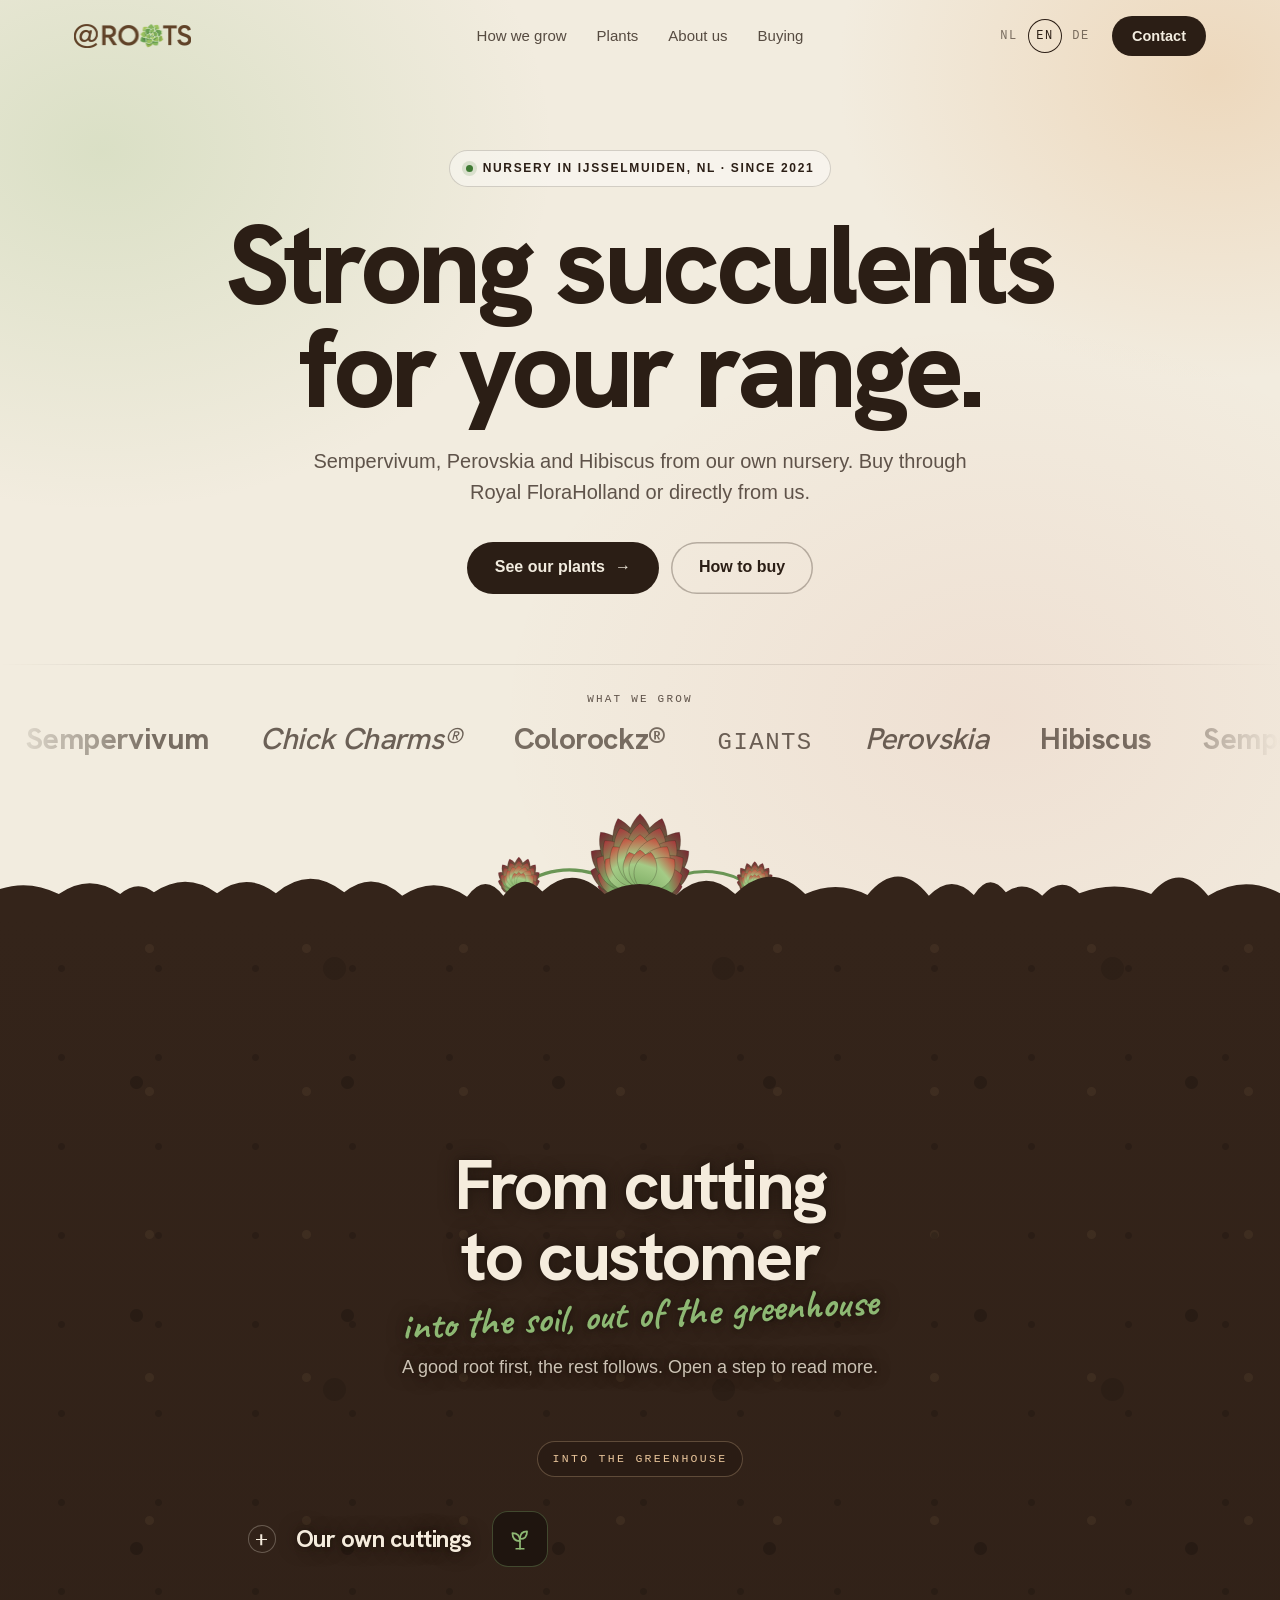
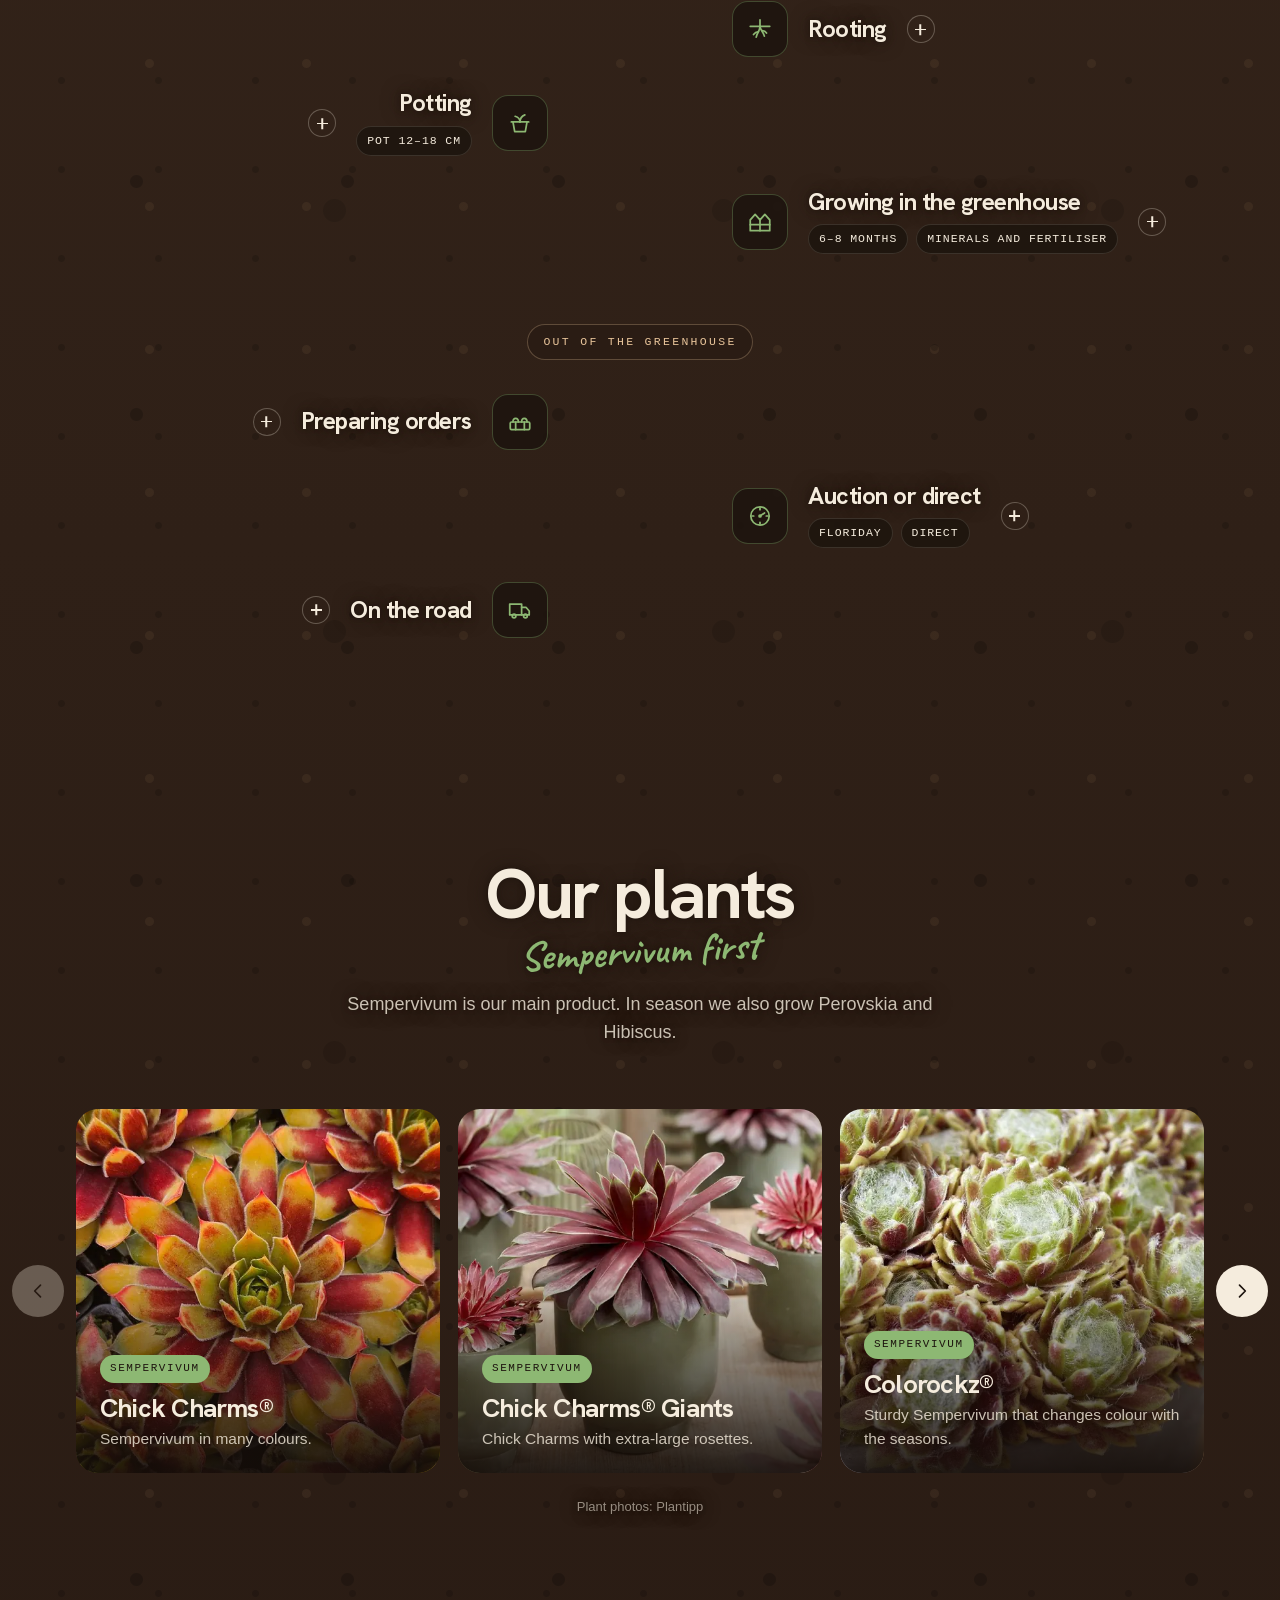
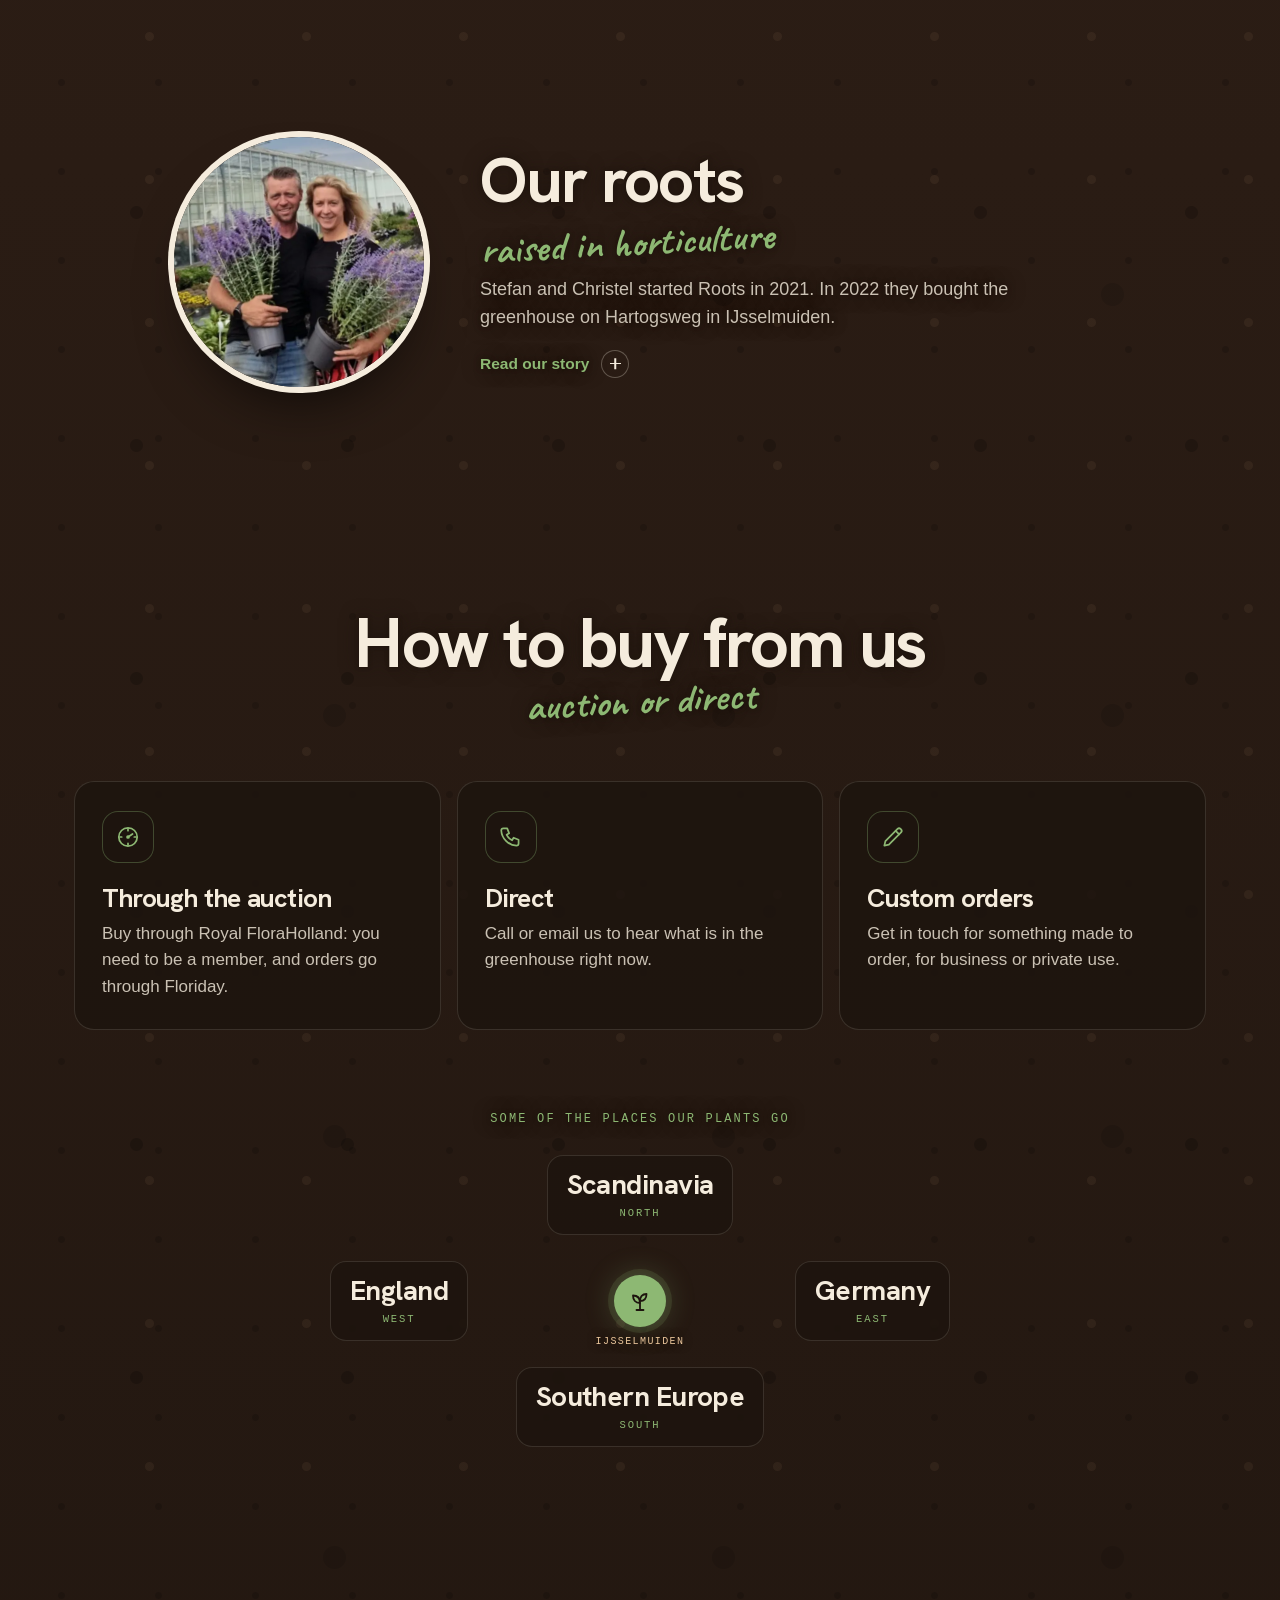
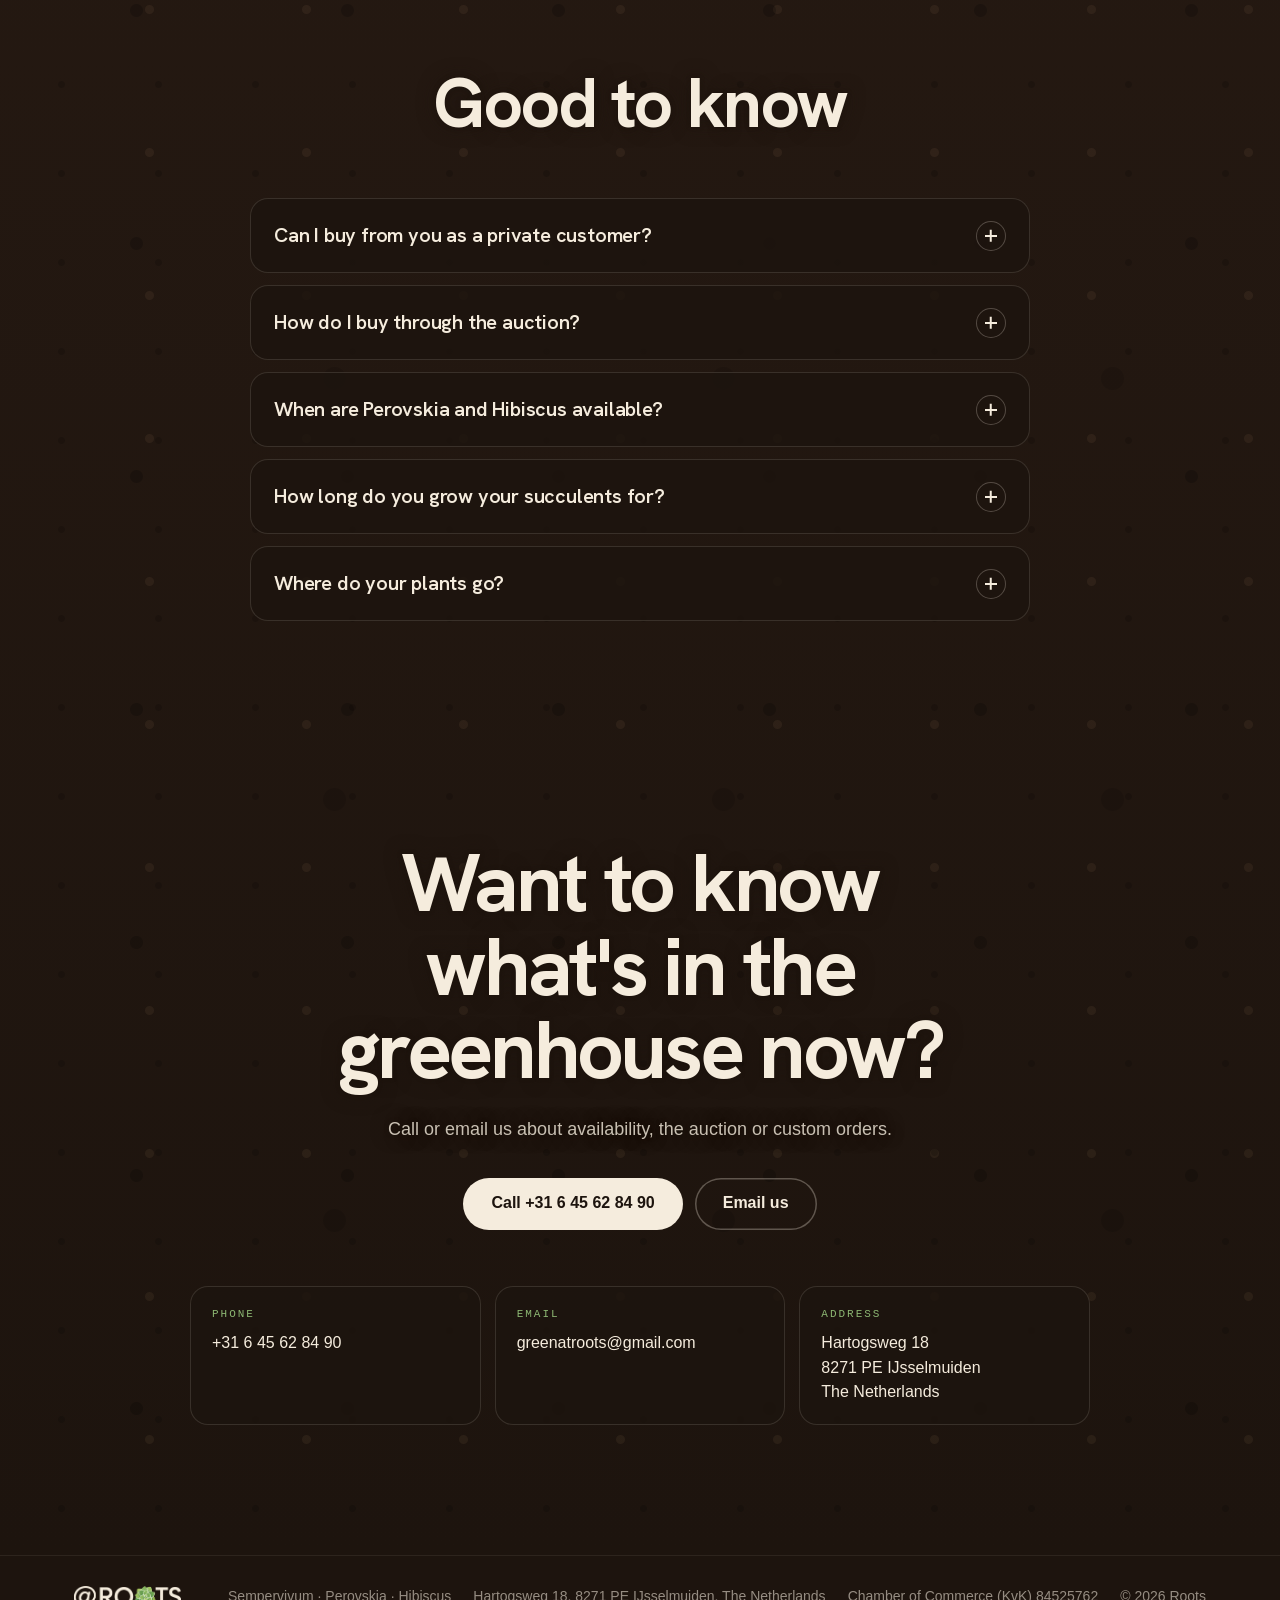
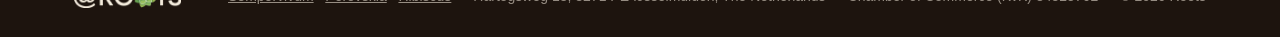
<file: docs/en/index.html>
<!doctype html>
<html lang="en">
<head>
<meta charset="utf-8">
<meta name="viewport" content="width=device-width,initial-scale=1,viewport-fit=cover">
<title>Roots | Sempervivum grower in the Netherlands</title>
<meta name="description" content="Roots grows Sempervivum (Chick Charms®, Giants, Colorockz®), Perovskia and Hibiscus in IJsselmuiden, the Netherlands. Sempervivum from our own cuttings, sold via Royal FloraHolland or direct.">
<meta name="robots" content="noindex">
<meta name="theme-color" content="#F2ECDF">
<link rel="icon" href="../favicon-32.png" sizes="32x32" type="image/png">
<link rel="icon" href="../icon-192.png" sizes="192x192" type="image/png">
<link rel="apple-touch-icon" href="../apple-touch-icon.png">
<link rel="preload" href="../fonts/hanken-grotesk-latin.woff2" as="font" type="font/woff2" crossorigin>
<link rel="stylesheet" href="../css/site.css?v=e0a24c4d">
<meta property="og:type" content="website">
<meta property="og:site_name" content="Roots">
<meta property="og:title" content="Roots | Sempervivum grower in the Netherlands">
<meta property="og:description" content="Roots grows Sempervivum (Chick Charms®, Giants, Colorockz®), Perovskia and Hibiscus in IJsselmuiden, the Netherlands. Sempervivum from our own cuttings, sold via Royal FloraHolland or direct.">
<meta property="og:locale" content="en_GB">
<meta property="og:locale:alternate" content="nl_NL">
<meta property="og:locale:alternate" content="de_DE">
<meta property="og:image" content="../img/og.jpg">
<meta property="og:image:width" content="1200">
<meta property="og:image:height" content="630">
<meta name="twitter:card" content="summary_large_image">
<script type="application/ld+json">{"@context": "https://schema.org", "@graph": [{"@type": "Organization", "name": "Roots", "legalName": "@Roots", "email": "greenatroots@gmail.com", "telephone": "+31645628490", "foundingDate": "2021", "address": {"@type": "PostalAddress", "streetAddress": "Hartogsweg 18", "postalCode": "8271 PE", "addressLocality": "IJsselmuiden", "addressCountry": "NL"}, "identifier": {"@type": "PropertyValue", "propertyID": "KvK", "value": "84525762"}, "knowsAbout": ["Sempervivum", "Perovskia", "Hibiscus"], "sameAs": ["https://plantipp.eu/nl/growers/roots"]}, {"@type": "WebSite", "name": "Roots", "inLanguage": "en"}, {"@type": "FAQPage", "inLanguage": "en", "mainEntity": [{"@type": "Question", "name": "Can I buy from you as a private customer?", "acceptedAnswer": {"@type": "Answer", "text": "Not usually: most of our customers are trade buyers. Looking for something made to order, privately or for your business? Then get in touch."}}, {"@type": "Question", "name": "How do I buy through the auction?", "acceptedAnswer": {"@type": "Answer", "text": "Our plants are sold through Royal FloraHolland. To buy there you need to be a member. Orders go through Floriday."}}, {"@type": "Question", "name": "When are Perovskia and Hibiscus available?", "acceptedAnswer": {"@type": "Answer", "text": "Perovskia from May to September, Hibiscus in summer. Sempervivum is our main product."}}, {"@type": "Question", "name": "How long do you grow your succulents for?", "acceptedAnswer": {"@type": "Answer", "text": "Six to eight months. We start from our own cuttings and pot them on into a 12 to 18 cm pot."}}, {"@type": "Question", "name": "Where do your plants go?", "acceptedAnswer": {"@type": "Answer", "text": "To buyers in Scandinavia, England, Germany and Southern Europe, among others."}}]}]}</script>
</head>
<body>
<a class="skip" href="#main">Skip to content</a>
<header class="top scrolled" id="top">
  <div class="wrap top-in">
    <a class="brand" href="#start" aria-label="Roots, to the homepage"><span class="logo-d"><picture><source type="image/webp" srcset="../logo/logo.webp"><img class="logo" src="../logo/logo.png" alt="" width="117" height="24"></picture></span><span class="logo-l"><picture><source type="image/webp" srcset="../logo/logo-licht.webp"><img class="logo" src="../logo/logo-licht.png" alt="" width="117" height="24"></picture></span></a>
    <nav class="nav" aria-label="Main menu"><a href="#how-we-grow">How we grow</a><a href="#plants">Plants</a><a href="#about-us">About us</a><a href="#buying">Buying</a></nav>
    <div class="top-end">
      <nav class="langs" aria-label="Language"><a href="../" hreflang="nl" lang="nl" title="Nederlands">NL</a><a href="../en/" hreflang="en" lang="en" title="English" aria-current="page">EN</a><a href="../de/" hreflang="de" lang="de" title="Deutsch">DE</a></nav>
      <a class="btn" href="#contact">Contact</a>
    </div>
  </div>
</header>

<main id="main">
  <section class="hero" id="start" aria-labelledby="h1">
    <div class="wrap">
      <p class="badge"><i></i>Nursery in IJsselmuiden, NL · since 2021</p>
      <h1 id="h1">Strong succulents for your range.</h1>
      <p class="lede">Sempervivum, Perovskia and Hibiscus from our own nursery. Buy through Royal FloraHolland or directly from us.</p>
      <div class="hero-cta">
        <a class="btn btn-dark" href="#plants">See our plants <span class="arr" aria-hidden="true">→</span></a>
        <a class="btn btn-line" href="#buying">How to buy</a>
      </div>
    </div>
    <div class="ticker" tabindex="0" role="group" aria-label="What we grow: click or tap to pause">
      <p class="ticker-label">What we grow</p>
      <div class="track">
        <ul><li>Sempervivum</li><li>Chick Charms®</li><li>Colorockz®</li><li>Giants</li><li>Perovskia</li><li>Hibiscus</li></ul>
        <ul aria-hidden="true"><li>Sempervivum</li><li>Chick Charms®</li><li>Colorockz®</li><li>Giants</li><li>Perovskia</li><li>Hibiscus</li></ul>
      </div>
    </div>
    <div class="ground" aria-hidden="true"><svg class="plant" id="plant" viewBox="-160 -84 320 94"></svg><svg class="soil-edge" viewBox="0 -10 2400 74" preserveAspectRatio="xMidYMax slice"><path d="M0 64 L0 34 Q27 15 53 35 Q73 5 93 33 Q113 5 133 31 Q162 17 192 32 Q221 -3 251 32 Q275 2 299 37 Q333 8 366 37 Q385 -4 405 33 Q427 16 448 33 Q488 14 528 34 Q564 9 599 34 Q619 17 638 32 Q675 7 711 33 Q745 7 779 33 Q818 0 858 32 Q891 5 925 36 Q962 11 1000 37 Q1021 8 1042 36 Q1065 6 1087 31 Q1123 -2 1159 34 Q1200 10 1242 35 Q1276 3 1310 34 Q1351 -6 1391 34 Q1427 17 1463 35 Q1499 -8 1534 36 Q1560 9 1586 35 Q1604 7 1623 32 Q1644 17 1665 36 Q1687 12 1708 33 Q1750 17 1791 34 Q1824 -5 1857 36 Q1898 11 1940 33 Q1967 -5 1995 37 Q2017 14 2039 32 Q2063 6 2088 35 Q2113 19 2138 34 Q2166 4 2194 37 Q2230 5 2267 35 Q2303 17 2340 36 Q2379 -4 2418 36 L2400 64Z"/></svg></div>
  </section>

  <div class="under" id="under">
    <svg class="rootsvg" id="rootsvg" aria-hidden="true"></svg>

    <section class="proc" id="how-we-grow" aria-labelledby="h-proc">
      <div class="wrap">
        <div class="sec-title">
          <h2 id="h-proc">From cutting to customer</h2>
          <span class="scribble">into the soil, out of the greenhouse</span>
          <p>A good root first, the rest follows. Open a step to read more.</p>
        </div>
        <div id="steps">
          <div class="group"><span>Into the greenhouse</span></div>
          <ol class="steps">
            <li class="step l">
              <details class="st">
                <summary><span class="st-main"><span class="ico"><svg viewBox="0 0 24 24" fill="none" stroke="currentColor" stroke-width="1.6" stroke-linecap="round" stroke-linejoin="round" aria-hidden="true"><path d="M12 21v-7"/><path d="M12 14c-4.5 0-7-2.8-7-7.5 4.6 0 7 2.6 7 7.5z"/><path d="M12 12c0-4.3 2.2-7 6.5-7 0 4.2-2.3 7-6.5 7z"/><path d="M8.5 21h7"/></svg></span><span class="st-body"><h3>Our own cuttings</h3></span><i class="plus" aria-hidden="true"></i></span></summary>
                <div class="st-more"><p>Our succulents start as cuttings we take ourselves.</p></div>
              </details>
            </li>
            <li class="step r">
              <details class="st">
                <summary><span class="st-main"><span class="ico"><svg viewBox="0 0 24 24" fill="none" stroke="currentColor" stroke-width="1.6" stroke-linecap="round" stroke-linejoin="round" aria-hidden="true"><path d="M3 9.5h18"/><path d="M12 3.5v6"/><path d="M12 9.5c0 4-2.5 5.5-3.5 10"/><path d="M12 9.5c0 3.5 3 4.5 4 9"/><path d="M10.6 14.5c-1.8.2-3.4 1-4.6 2.6"/><path d="M14.2 13.6c1.6.1 2.9.9 3.8 2.2"/></svg></span><span class="st-body"><h3>Rooting</h3></span><i class="plus" aria-hidden="true"></i></span></summary>
                <div class="st-more"><p>Each cutting first gets time to build a strong root system, hence our name.</p><figure class="st-photo"><picture><source type="image/webp" srcset="../img/stap-wortelen-560.webp 560w, ../img/stap-wortelen.webp 720w" sizes="260px"><img src="../img/stap-wortelen.jpg" srcset="../img/stap-wortelen-560.jpg 560w, ../img/stap-wortelen.jpg 720w" sizes="260px" alt="A rooted Sempervivum cutting held in a hand, roots visible, above a table full of young plants" width="720" height="900" loading="lazy" decoding="async"></picture></figure></div>
              </details>
            </li>
            <li class="step l">
              <details class="st">
                <summary><span class="st-main"><span class="ico"><svg viewBox="0 0 24 24" fill="none" stroke="currentColor" stroke-width="1.6" stroke-linecap="round" stroke-linejoin="round" aria-hidden="true"><path d="M4 11h16"/><path d="M5.5 11l1.6 9h9.8l1.6-9"/><path d="M12 11c0-3 1.2-5.2 4.5-6.5"/><path d="M12 11c0-2.4-1.3-4.3-4.5-5.2"/></svg></span><span class="st-body"><h3>Potting</h3><span class="chips"><span>Pot 12–18 cm</span></span></span><i class="plus" aria-hidden="true"></i></span></summary>
                <div class="st-more"><p>Then the plant moves into its final pot.</p><figure class="st-photo"><picture><source type="image/webp" srcset="../img/stap-oppotten-560.webp 560w, ../img/stap-oppotten.webp 720w" sizes="260px"><img src="../img/stap-oppotten.jpg" srcset="../img/stap-oppotten-560.jpg 560w, ../img/stap-oppotten.jpg 720w" sizes="260px" alt="A potted Sempervivum held in a hand, with a greenhouse bench full of plants behind it" width="720" height="900" loading="lazy" decoding="async"></picture></figure></div>
              </details>
            </li>
            <li class="step r">
              <details class="st">
                <summary><span class="st-main"><span class="ico"><svg viewBox="0 0 24 24" fill="none" stroke="currentColor" stroke-width="1.6" stroke-linecap="round" stroke-linejoin="round" aria-hidden="true"><path d="M3 20V10l4.5-5 4.5 5 4.5-5 4.5 5v10z"/><path d="M12 10v10"/><path d="M3 14.5h18"/></svg></span><span class="st-body"><h3>Growing in the greenhouse</h3><span class="chips"><span>6–8 months</span><span>Minerals and fertiliser</span></span></span><i class="plus" aria-hidden="true"></i></span></summary>
                <div class="st-more"><p>The plant grows to full size in our greenhouse in IJsselmuiden.</p><figure class="st-photo"><picture><source type="image/webp" srcset="../img/stap-groeien-560.webp 560w, ../img/stap-groeien.webp 720w" sizes="260px"><img src="../img/stap-groeien.jpg" srcset="../img/stap-groeien-560.jpg 560w, ../img/stap-groeien.jpg 720w" sizes="260px" alt="A red and yellow Sempervivum in a pot, with a greenhouse full of the same plants behind it" width="720" height="900" loading="lazy" decoding="async"></picture></figure></div>
              </details>
            </li>
          </ol>
          <div class="group group-uit"><span>Out of the greenhouse</span></div>
          <ol class="steps uit" start="5">
            <li class="step l">
              <details class="st">
                <summary><span class="st-main"><span class="ico"><svg viewBox="0 0 24 24" fill="none" stroke="currentColor" stroke-width="1.6" stroke-linecap="round" stroke-linejoin="round" aria-hidden="true"><rect x="3" y="12" width="18" height="7" rx="1.2"/><path d="M8 12v7M16 12v7"/><path d="M5.5 12c0-2 1-3.4 2.5-3.4S10.5 10 10.5 12"/><path d="M13.5 12c0-2 1-3.4 2.5-3.4s2.5 1.4 2.5 3.4"/></svg></span><span class="st-body"><h3>Preparing orders</h3></span><i class="plus" aria-hidden="true"></i></span></summary>
                <div class="st-more"><p>Once the plant is fully grown, we prepare it for orders.</p><figure class="st-photo"><picture><source type="image/webp" srcset="../img/stap-kar-560.webp 560w, ../img/stap-kar.webp 720w" sizes="260px"><img src="../img/stap-kar.jpg" srcset="../img/stap-kar-560.jpg 560w, ../img/stap-kar.jpg 720w" sizes="260px" alt="A trolley full of labelled Sempervivum in trays, ready for orders" width="720" height="900" loading="lazy" decoding="async"></picture></figure></div>
              </details>
            </li>
            <li class="step r">
              <details class="st">
                <summary><span class="st-main"><span class="ico"><svg viewBox="0 0 24 24" fill="none" stroke="currentColor" stroke-width="1.6" stroke-linecap="round" stroke-linejoin="round" aria-hidden="true"><circle cx="12" cy="12" r="8.5"/><path d="M12 12l4.2-2.8"/><path d="M12 4.6v1.6M19.4 12h-1.6M12 19.4v-1.6M4.6 12h1.6"/><circle cx="12" cy="12" r=".9" fill="currentColor"/></svg></span><span class="st-body"><h3>Auction or direct</h3><span class="chips"><span>Floriday</span><span>Direct</span></span></span><i class="plus" aria-hidden="true"></i></span></summary>
                <div class="st-more"><p>We sell through the Royal FloraHolland auction or directly to the buyer.</p><figure class="st-photo"><picture><source type="image/webp" srcset="../img/stap-verkoopklaar-560.webp 560w, ../img/stap-verkoopklaar.webp 720w" sizes="260px"><img src="../img/stap-verkoopklaar.jpg" srcset="../img/stap-verkoopklaar-560.jpg 560w, ../img/stap-verkoopklaar.jpg 720w" sizes="260px" alt="Sempervivum in pots, ready for sale, on a greenhouse bench" width="720" height="900" loading="lazy" decoding="async"></picture></figure></div>
              </details>
            </li>
            <li class="step l">
              <details class="st">
                <summary><span class="st-main"><span class="ico"><svg viewBox="0 0 24 24" fill="none" stroke="currentColor" stroke-width="1.6" stroke-linecap="round" stroke-linejoin="round" aria-hidden="true"><path d="M2.5 6.5h11v10h-11z"/><path d="M13.5 9.5h4l3 3.4v3.6h-7"/><circle cx="6.5" cy="17.6" r="1.7"/><circle cx="17" cy="17.6" r="1.7"/></svg></span><span class="st-body"><h3>On the road</h3></span><i class="plus" aria-hidden="true"></i></span></summary>
                <div class="st-more"><p>Through the auction the plants go into distribution, to Scandinavia, England, Germany and Southern Europe, among others.</p></div>
              </details>
            </li>
          </ol>
        </div>
      </div>
    </section>

    <section class="plants sec" id="plants" aria-labelledby="h-plants">
      <div class="wrap sec-title">
        <h2 id="h-plants">Our plants</h2>
        <span class="scribble">Sempervivum first</span>
        <p>Sempervivum is our main product. In season we also grow Perovskia and Hibiscus.</p>
      </div>
      <div class="carousel">
        <button class="car-btn prev" type="button" id="prev" aria-label="Previous plants"><svg viewBox="0 0 24 24" fill="none" stroke="currentColor" stroke-width="2" stroke-linecap="round" stroke-linejoin="round" aria-hidden="true"><path d="M15 5l-7 7 7 7"/></svg></button>
        <div class="cases" id="cases" tabindex="0" role="region" aria-label="Plants">
          <a class="case" href="../en/sempervivum/#chick-charms" aria-labelledby="t-chick-charms"><figure style="margin:0;height:100%"><picture><source type="image/webp" srcset="../img/chick-charms-560.webp 560w, ../img/chick-charms.webp 900w" sizes="(max-width:640px) 84vw, (max-width:900px) 50vw, 380px"><img src="../img/chick-charms.jpg" srcset="../img/chick-charms-560.jpg 560w, ../img/chick-charms.jpg 900w" sizes="(max-width:640px) 84vw, (max-width:900px) 50vw, 380px" alt="Sempervivum Chick Charms Gold Rush: rosettes in gold and red" width="900" height="900" loading="lazy" decoding="async"></picture><figcaption><span class="tag">Sempervivum</span><h3 id="t-chick-charms">Chick Charms®</h3><p>Sempervivum in many colours.</p></figcaption></figure></a>
          <a class="case" href="../en/sempervivum/#giants" aria-labelledby="t-giants"><figure style="margin:0;height:100%"><picture><source type="image/webp" srcset="../img/giants-560.webp 560w, ../img/giants.webp 1000w" sizes="(max-width:640px) 84vw, (max-width:900px) 50vw, 380px"><img src="../img/giants.jpg" srcset="../img/giants-560.jpg 560w, ../img/giants.jpg 1000w" sizes="(max-width:640px) 84vw, (max-width:900px) 50vw, 380px" alt="Sempervivum Chick Charms Giants Emerald Explosion: a large rosette in a green pot" width="1000" height="1000" loading="lazy" decoding="async"></picture><figcaption><span class="tag">Sempervivum</span><h3 id="t-giants">Chick Charms® Giants</h3><p>Chick Charms with extra-large rosettes.</p></figcaption></figure></a>
          <a class="case" href="../en/sempervivum/#colorockz" aria-labelledby="t-colorockz"><figure style="margin:0;height:100%"><picture><source type="image/webp" srcset="../img/colorockz-560.webp 560w, ../img/colorockz.webp 900w" sizes="(max-width:640px) 84vw, (max-width:900px) 50vw, 380px"><img src="../img/colorockz.jpg" srcset="../img/colorockz-560.jpg 560w, ../img/colorockz.jpg 900w" sizes="(max-width:640px) 84vw, (max-width:900px) 50vw, 380px" alt="Sempervivum Colorockz Lemon Flare: full rosettes in green with red tips" width="900" height="900" loading="lazy" decoding="async"></picture><figcaption><span class="tag">Sempervivum</span><h3 id="t-colorockz">Colorockz®</h3><p>Sturdy Sempervivum that changes colour with the seasons.</p></figcaption></figure></a>
          <a class="case" href="../en/perovskia/" aria-labelledby="t-perovskia"><figure style="margin:0;height:100%"><img src="../img/perovskia.jpg" srcset="../img/perovskia-560.jpg 560w, ../img/perovskia.jpg 900w" sizes="(max-width:640px) 84vw, (max-width:900px) 50vw, 380px" alt="Perovskia Prime Time: Russian sage with lavender-purple flowers" width="900" height="900" loading="lazy" decoding="async"><figcaption><span class="tag season">May – September</span><h3 id="t-perovskia">Perovskia</h3><p>Russian sage with lavender-purple flowers.</p></figcaption></figure></a>
          <a class="case" href="../en/hibiscus/" aria-labelledby="t-hibiscus"><figure style="margin:0;height:100%"><picture><source type="image/webp" srcset="../img/hibiscus-560.webp 560w, ../img/hibiscus.webp 933w" sizes="(max-width:640px) 84vw, (max-width:900px) 50vw, 380px"><img src="../img/hibiscus.jpg" srcset="../img/hibiscus-560.jpg 560w, ../img/hibiscus.jpg 933w" sizes="(max-width:640px) 84vw, (max-width:900px) 50vw, 380px" alt="Hibiscus with a large white flower" width="933" height="933" loading="lazy" decoding="async"></picture><figcaption><span class="tag season">Summer</span><h3 id="t-hibiscus">Hibiscus</h3><p>Summer bloomer with large flowers.</p></figcaption></figure></a>
        </div>
        <button class="car-btn next" type="button" id="next" aria-label="Next plants"><svg viewBox="0 0 24 24" fill="none" stroke="currentColor" stroke-width="2" stroke-linecap="round" stroke-linejoin="round" aria-hidden="true"><path d="M9 5l7 7-7 7"/></svg></button>
      </div>
      <p class="credit">Plant photos: Plantipp</p>
    </section>

    <section class="about sec" id="about-us" aria-labelledby="h-about">
      <div class="wrap about-grid">
        <figure class="about-photo"><picture><source type="image/webp" srcset="../img/stefan-christol-rond-560.webp 560w, ../img/stefan-christol-rond.webp 640w" sizes="(max-width:760px) 160px, 250px"><img src="../img/stefan-christol-rond.jpg" srcset="../img/stefan-christol-rond-560.jpg 560w, ../img/stefan-christol-rond.jpg 640w" sizes="(max-width:760px) 160px, 250px" alt="Stefan and Christel at the greenhouse, holding potted Perovskia" width="640" height="640" loading="lazy" decoding="async"></picture></figure>
        <div class="about-txt">
          <h2 id="h-about">Our roots</h2>
          <span class="scribble">raised in horticulture</span>
          <p>Stefan and Christel started Roots in 2021. In 2022 they bought the greenhouse on Hartogsweg in IJsselmuiden.</p>
          <details class="more">
            <summary>Read our story<i class="plus" aria-hidden="true"></i></summary>
            <p>Stefan grew up in horticulture: on a 600,000 m² rose nursery and in horticulture in Africa. They started small, but the greenhouse soon filled up. That growth never came at the expense of quality: from the first cutting to the plant on the trolley, they pay attention to every detail.</p>
            <div class="people"><div class="person"><h3>Stefan</h3><p class="role">Owner</p><p>Day-to-day management, growth, strategy, sales, purchasing and staff.</p></div><div class="person"><h3>Christel</h3><p class="role">Partner</p><p>Strategy and bookkeeping.</p></div></div>
            <p class="small">In the busy months, school students and seasonal workers help us out.</p>
          </details>
        </div>
      </div>
    </section>

    <section class="buy sec" id="buying" aria-labelledby="h-buy">
      <div class="wrap sec-title">
        <h2 id="h-buy">How to buy from us</h2>
        <span class="scribble">auction or direct</span>
      </div>
      <div class="wrap buy-grid">
        <div class="buy-card">
          <div class="ico"><svg viewBox="0 0 24 24" fill="none" stroke="currentColor" stroke-width="1.6" stroke-linecap="round" stroke-linejoin="round" aria-hidden="true"><circle cx="12" cy="12" r="8.5"/><path d="M12 12l4.2-2.8"/><path d="M12 4.6v1.6M19.4 12h-1.6M12 19.4v-1.6M4.6 12h1.6"/><circle cx="12" cy="12" r=".9" fill="currentColor"/></svg></div>
          <h3>Through the auction</h3>
          <p>Buy through Royal FloraHolland: you need to be a member, and orders go through Floriday.</p>
        </div>
        <div class="buy-card">
          <div class="ico"><svg viewBox="0 0 24 24" fill="none" stroke="currentColor" stroke-width="1.6" stroke-linecap="round" stroke-linejoin="round" aria-hidden="true"><path d="M5 4h3.5l1.8 4.6-2.3 1.4a11 11 0 005 5l1.4-2.3L19 14.5V18a2 2 0 01-2 2A15 15 0 013 6a2 2 0 012-2z"/></svg></div>
          <h3>Direct</h3>
          <p>Call or email us to hear what is in the greenhouse right now.</p>
        </div>
        <div class="buy-card">
          <div class="ico"><svg viewBox="0 0 24 24" fill="none" stroke="currentColor" stroke-width="1.6" stroke-linecap="round" stroke-linejoin="round" aria-hidden="true"><path d="M4 20l1-4.2L16.2 4.6a2 2 0 012.8 0l.4.4a2 2 0 010 2.8L8.2 19z"/><path d="M14.5 6.3l3.2 3.2"/></svg></div>
          <h3>Custom orders</h3>
          <p>Get in touch for something made to order, for business or private use.</p>
        </div>
      </div>
      <div class="wrap dest">
        <p class="mono">Some of the places our plants go</p>
        <ul class="compass">
          <li class="place n"><b>Scandinavia</b><span>North</span></li>
          <li class="place w"><b>England</b><span>West</span></li>
          <li class="hub" aria-hidden="true"><i><svg viewBox="0 0 24 24" fill="none" stroke="currentColor" stroke-width="1.8" stroke-linecap="round" stroke-linejoin="round" aria-hidden="true"><path d="M12 21v-7"/><path d="M12 14c-4.5 0-7-2.8-7-7.5 4.6 0 7 2.6 7 7.5z"/><path d="M12 12c0-4.3 2.2-7 6.5-7 0 4.2-2.3 7-6.5 7z"/><path d="M8.5 21h7"/></svg></i><small>IJsselmuiden</small></li>
          <li class="place e"><b>Germany</b><span>East</span></li>
          <li class="place s"><b>Southern Europe</b><span>South</span></li>
        </ul>
      </div>
    </section>

    <section class="faq-sec sec" id="faq" aria-labelledby="h-faq">
      <div class="wrap sec-title">
        <h2 id="h-faq">Good to know</h2>
      </div>
      <div class="wrap">
        <div class="faq">
          <details><summary>Can I buy from you as a private customer?<i aria-hidden="true"></i></summary><p>Not usually: most of our customers are trade buyers. Looking for something made to order, privately or for your business? Then get in touch.</p></details>
          <details><summary>How do I buy through the auction?<i aria-hidden="true"></i></summary><p>Our plants are sold through Royal FloraHolland. To buy there you need to be a member. Orders go through Floriday.</p></details>
          <details><summary>When are Perovskia and Hibiscus available?<i aria-hidden="true"></i></summary><p>Perovskia from May to September, Hibiscus in summer. Sempervivum is our main product.</p></details>
          <details><summary>How long do you grow your succulents for?<i aria-hidden="true"></i></summary><p>Six to eight months. We start from our own cuttings and pot them on into a 12 to 18 cm pot.</p></details>
          <details><summary>Where do your plants go?<i aria-hidden="true"></i></summary><p>To buyers in Scandinavia, England, Germany and Southern Europe, among others.</p></details>
        </div>
      </div>
    </section>

    <section class="contact sec" id="contact" aria-labelledby="h-contact">
      <div class="wrap">
        <h2 id="h-contact">Want to know what&#x27;s in the greenhouse now?</h2>
        <p class="lede">Call or email us about availability, the auction or custom orders.</p>
        <div class="hero-cta">
          <a class="btn btn-light" href="tel:+31645628490">Call +31 6 45 62 84 90</a>
          <a class="btn btn-ghost" href="mailto:greenatroots@gmail.com">Email us</a>
        </div>
        <dl class="nap">
          <div><dt>Phone</dt><dd>+31 6 45 62 84 90</dd></div>
          <div><dt>Email</dt><dd>greenatroots@gmail.com</dd></div>
          <div><dt>Address</dt><dd>Hartogsweg 18<br>8271 PE IJsselmuiden<br>The Netherlands</dd></div>
        </dl>
      </div>
    </section>
  </div>
</main>

<footer class="foot">
  <div class="wrap">
    <span class="brand"><picture><source type="image/webp" srcset="../logo/logo-licht.webp"><img class="logo" src="../logo/logo-licht.png" alt="@Roots" width="117" height="24"></picture></span>
    <ul>
      <li><a href="../en/sempervivum/">Sempervivum</a> · <a href="../en/perovskia/">Perovskia</a> · <a href="../en/hibiscus/">Hibiscus</a></li>
      <li>Hartogsweg 18, 8271 PE IJsselmuiden, The Netherlands</li>
      <li>Chamber of Commerce (KvK) 84525762</li>
      <li>© 2026 Roots</li>
    </ul>
  </div>
</footer>
<script src="../js/roots.js?v=e0a24c4d" defer></script>
</body>
</html>
</file>
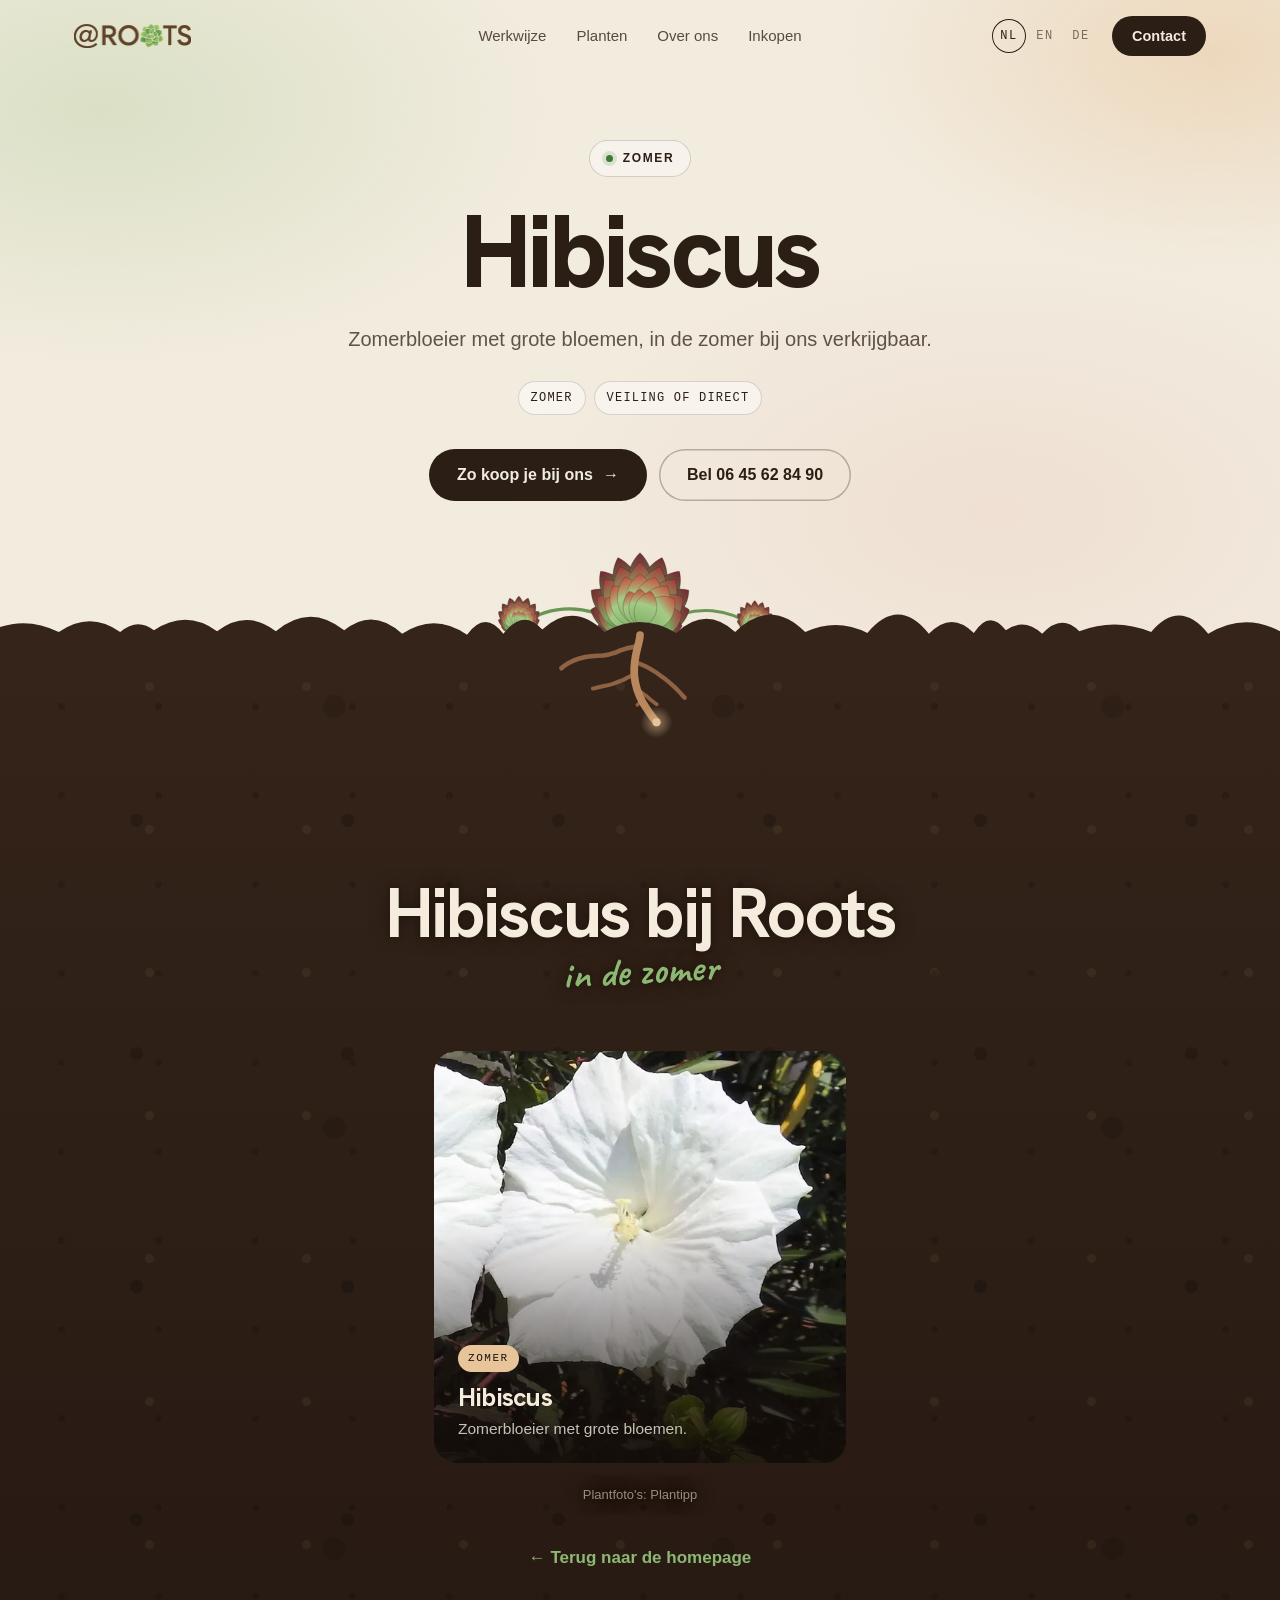
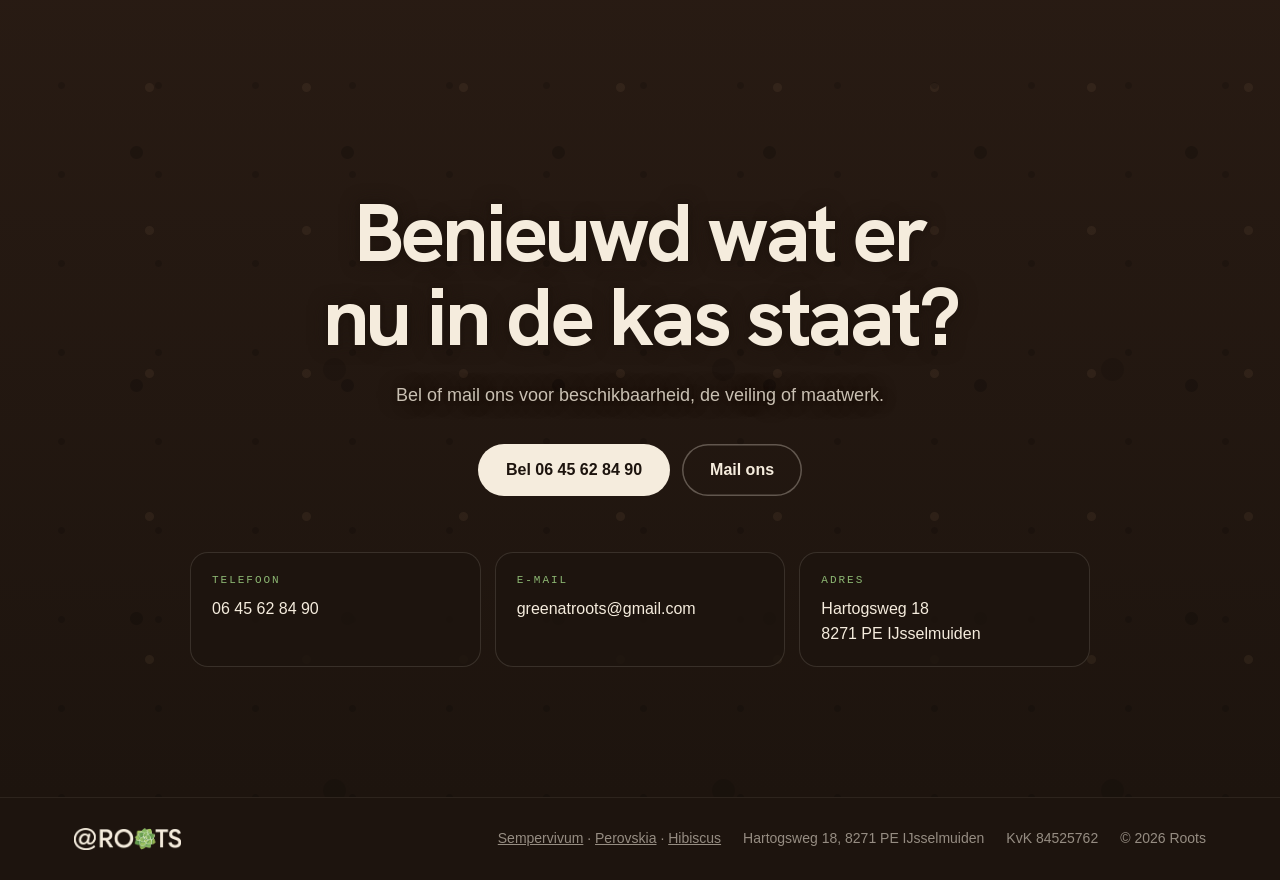
<file: docs/hibiscus/index.html>
<!doctype html>
<html lang="nl">
<head>
<meta charset="utf-8">
<meta name="viewport" content="width=device-width,initial-scale=1,viewport-fit=cover">
<title>Hibiscus kweker | Roots IJsselmuiden</title>
<meta name="description" content="Roots kweekt Hibiscus, een zomerbloeier met grote bloemen, in de zomer. Kwekerij in IJsselmuiden, verkoop via Royal FloraHolland of direct.">
<meta name="robots" content="noindex">
<meta name="theme-color" content="#F2ECDF">
<link rel="icon" href="../favicon-32.png" sizes="32x32" type="image/png">
<link rel="icon" href="../icon-192.png" sizes="192x192" type="image/png">
<link rel="apple-touch-icon" href="../apple-touch-icon.png">
<link rel="preload" href="../fonts/hanken-grotesk-latin.woff2" as="font" type="font/woff2" crossorigin>
<link rel="stylesheet" href="../css/site.css?v=e0a24c4d">
<meta property="og:type" content="website">
<meta property="og:site_name" content="Roots">
<meta property="og:title" content="Hibiscus kweker | Roots IJsselmuiden">
<meta property="og:description" content="Roots kweekt Hibiscus, een zomerbloeier met grote bloemen, in de zomer. Kwekerij in IJsselmuiden, verkoop via Royal FloraHolland of direct.">
<meta property="og:locale" content="nl_NL">
<meta property="og:locale:alternate" content="en_GB">
<meta property="og:locale:alternate" content="de_DE">
<meta property="og:image" content="../img/og.jpg">
<meta property="og:image:width" content="1200">
<meta property="og:image:height" content="630">
<meta name="twitter:card" content="summary_large_image">
<script type="application/ld+json">{"@context": "https://schema.org", "@graph": [{"@type": "Organization", "name": "Roots", "legalName": "@Roots", "email": "greenatroots@gmail.com", "telephone": "+31645628490", "foundingDate": "2021", "address": {"@type": "PostalAddress", "streetAddress": "Hartogsweg 18", "postalCode": "8271 PE", "addressLocality": "IJsselmuiden", "addressCountry": "NL"}, "identifier": {"@type": "PropertyValue", "propertyID": "KvK", "value": "84525762"}, "knowsAbout": ["Sempervivum", "Perovskia", "Hibiscus"], "sameAs": ["https://plantipp.eu/nl/growers/roots"]}, {"@type": "BreadcrumbList", "itemListElement": [{"@type": "ListItem", "position": 1, "name": "Home"}, {"@type": "ListItem", "position": 2, "name": "Hibiscus"}]}]}</script>
</head>
<body>
<a class="skip" href="#main">Naar de inhoud</a>
<header class="top scrolled" id="top">
  <div class="wrap top-in">
    <a class="brand" href="../" aria-label="Roots, naar de homepage"><span class="logo-d"><picture><source type="image/webp" srcset="../logo/logo.webp"><img class="logo" src="../logo/logo.png" alt="" width="117" height="24"></picture></span><span class="logo-l"><picture><source type="image/webp" srcset="../logo/logo-licht.webp"><img class="logo" src="../logo/logo-licht.png" alt="" width="117" height="24"></picture></span></a>
    <nav class="nav" aria-label="Hoofdmenu"><a href="../#werkwijze">Werkwijze</a><a href="../#planten">Planten</a><a href="../#over-ons">Over ons</a><a href="../#inkopen">Inkopen</a></nav>
    <div class="top-end">
      <nav class="langs" aria-label="Taal"><a href="../hibiscus/" hreflang="nl" lang="nl" title="Nederlands" aria-current="page">NL</a><a href="../en/hibiscus/" hreflang="en" lang="en" title="English">EN</a><a href="../de/hibiscus/" hreflang="de" lang="de" title="Deutsch">DE</a></nav>
      <a class="btn" href="#contact">Contact</a>
    </div>
  </div>
</header>

<main id="main">
  <section class="hero page-hero" id="start" aria-labelledby="h1">
    <div class="wrap">
      <p class="badge"><i></i>Zomer</p>
      <h1 id="h1">Hibiscus</h1>
      <p class="lede">Zomerbloeier met grote bloemen, in de zomer bij ons verkrijgbaar.</p>
      <ul class="facts"><li>Zomer</li><li>Veiling of direct</li></ul>
      <div class="hero-cta">
        <a class="btn btn-dark" href="../#inkopen">Zo koop je bij ons <span class="arr" aria-hidden="true">→</span></a>
        <a class="btn btn-line" href="tel:+31645628490">Bel 06 45 62 84 90</a>
      </div>
    </div>
    <div class="ground" aria-hidden="true"><svg class="plant" id="plant" viewBox="-160 -84 320 94"></svg><svg class="soil-edge" viewBox="0 -10 2400 74" preserveAspectRatio="xMidYMax slice"><path d="M0 64 L0 34 Q27 15 53 35 Q73 5 93 33 Q113 5 133 31 Q162 17 192 32 Q221 -3 251 32 Q275 2 299 37 Q333 8 366 37 Q385 -4 405 33 Q427 16 448 33 Q488 14 528 34 Q564 9 599 34 Q619 17 638 32 Q675 7 711 33 Q745 7 779 33 Q818 0 858 32 Q891 5 925 36 Q962 11 1000 37 Q1021 8 1042 36 Q1065 6 1087 31 Q1123 -2 1159 34 Q1200 10 1242 35 Q1276 3 1310 34 Q1351 -6 1391 34 Q1427 17 1463 35 Q1499 -8 1534 36 Q1560 9 1586 35 Q1604 7 1623 32 Q1644 17 1665 36 Q1687 12 1708 33 Q1750 17 1791 34 Q1824 -5 1857 36 Q1898 11 1940 33 Q1967 -5 1995 37 Q2017 14 2039 32 Q2063 6 2088 35 Q2113 19 2138 34 Q2166 4 2194 37 Q2230 5 2267 35 Q2303 17 2340 36 Q2379 -4 2418 36 L2400 64Z"/></svg></div>
  </section>

  <div class="under" id="under">
    <svg class="rootsvg" id="rootsvg" aria-hidden="true"></svg>

    <section class="sec first" aria-labelledby="h-photos">
      <div class="wrap sec-title">
        <h2 id="h-photos">Hibiscus bij Roots</h2>
        <span class="scribble">in de zomer</span>
      </div>
      <div class="wrap cards one">
          <figure class="case"><picture><source type="image/webp" srcset="../img/hibiscus-560.webp 560w, ../img/hibiscus.webp 933w" sizes="(max-width:600px) 92vw, 460px"><img src="../img/hibiscus.jpg" srcset="../img/hibiscus-560.jpg 560w, ../img/hibiscus.jpg 933w" sizes="(max-width:600px) 92vw, 460px" alt="Hibiscus met grote witte bloem" width="933" height="933" loading="lazy" decoding="async"></picture><figcaption><span class="tag season">Zomer</span><h3 id="t-hibiscus">Hibiscus</h3><p>Zomerbloeier met grote bloemen.</p></figcaption></figure>
      </div>
      <p class="credit">Plantfoto&#x27;s: Plantipp</p>
      <p class="center"><a class="back" href="../#planten">← Terug naar de homepage</a></p>
    </section>

    <section class="contact sec" id="contact" aria-labelledby="h-contact">
      <div class="wrap">
        <h2 id="h-contact">Benieuwd wat er nu in de kas staat?</h2>
        <p class="lede">Bel of mail ons voor beschikbaarheid, de veiling of maatwerk.</p>
        <div class="hero-cta">
          <a class="btn btn-light" href="tel:+31645628490">Bel 06 45 62 84 90</a>
          <a class="btn btn-ghost" href="mailto:greenatroots@gmail.com">Mail ons</a>
        </div>
        <dl class="nap">
          <div><dt>Telefoon</dt><dd>06 45 62 84 90</dd></div>
          <div><dt>E-mail</dt><dd>greenatroots@gmail.com</dd></div>
          <div><dt>Adres</dt><dd>Hartogsweg 18<br>8271 PE IJsselmuiden</dd></div>
        </dl>
      </div>
    </section>
  </div>
</main>

<footer class="foot">
  <div class="wrap">
    <span class="brand"><picture><source type="image/webp" srcset="../logo/logo-licht.webp"><img class="logo" src="../logo/logo-licht.png" alt="@Roots" width="117" height="24"></picture></span>
    <ul>
      <li><a href="../sempervivum/">Sempervivum</a> · <a href="../perovskia/">Perovskia</a> · <a href="../hibiscus/">Hibiscus</a></li>
      <li>Hartogsweg 18, 8271 PE IJsselmuiden</li>
      <li>KvK 84525762</li>
      <li>© 2026 Roots</li>
    </ul>
  </div>
</footer>
<script src="../js/roots.js?v=e0a24c4d" defer></script>
</body>
</html>
</file>
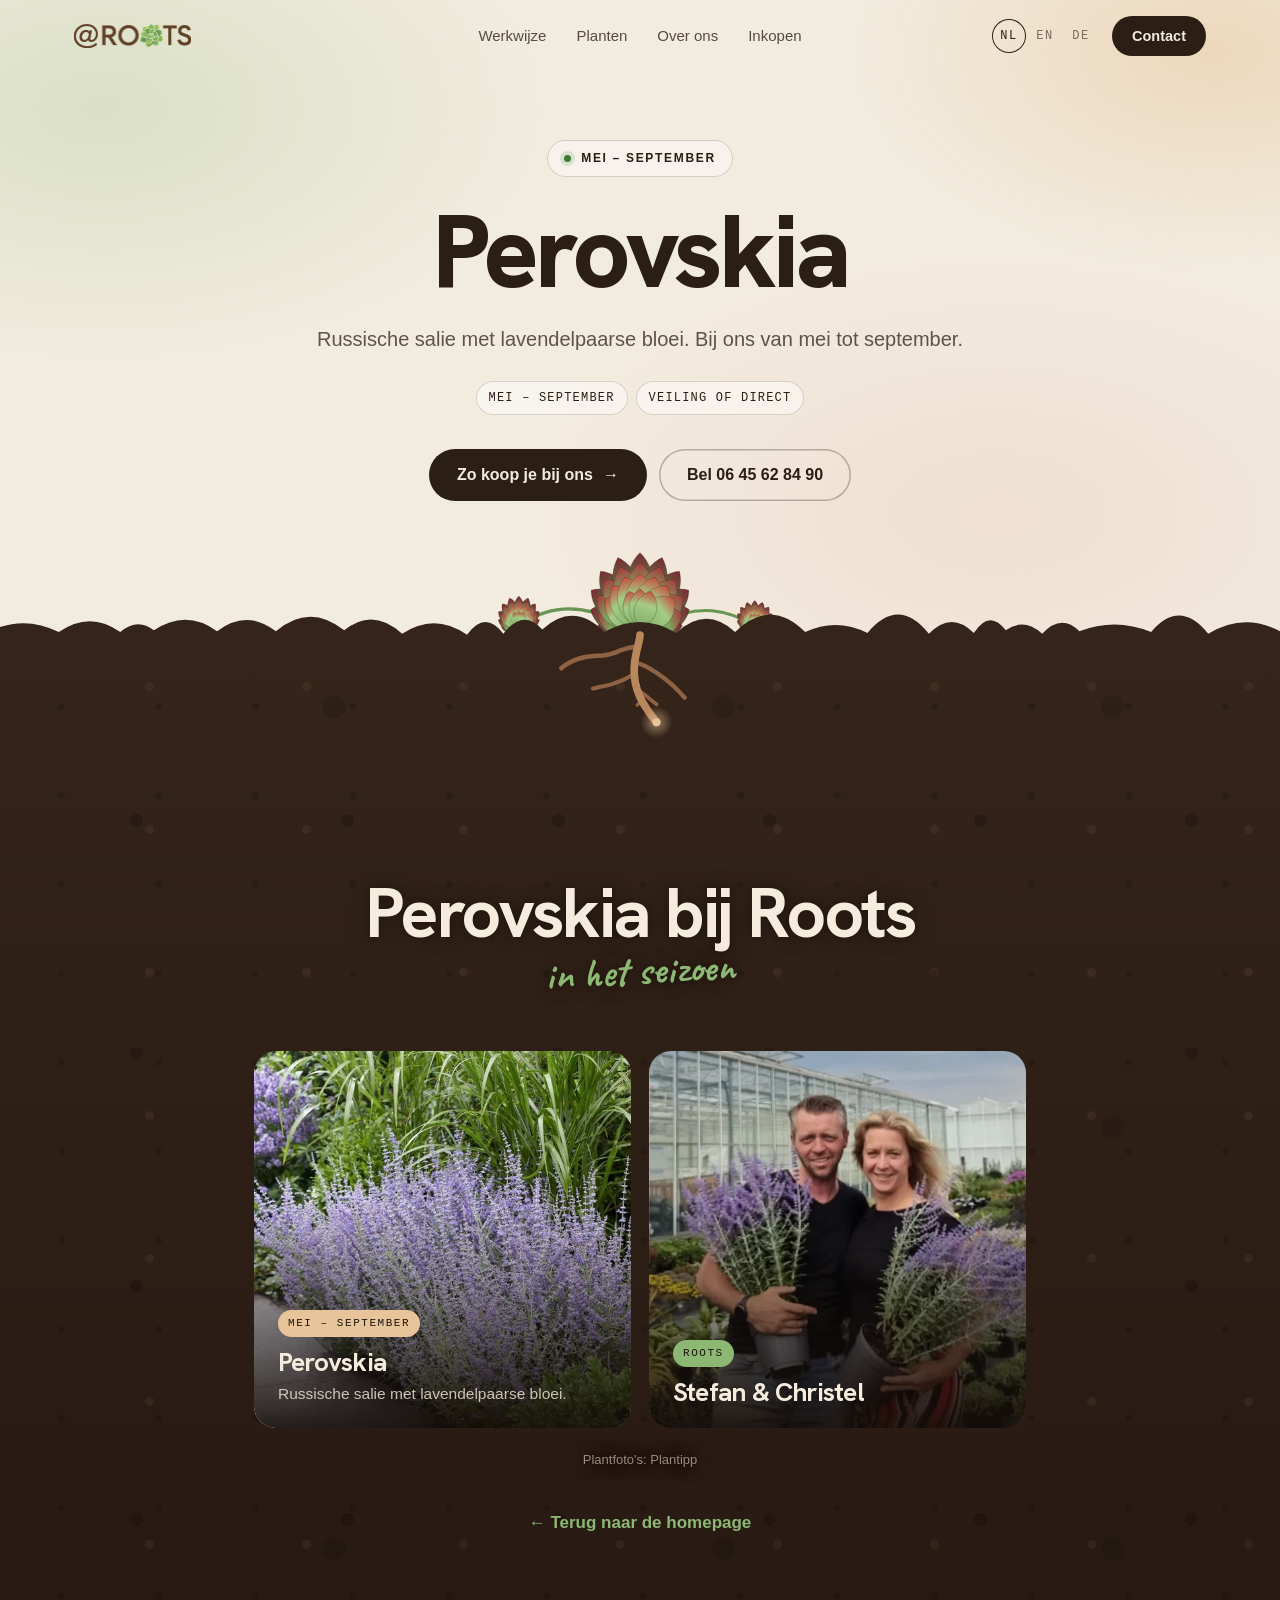
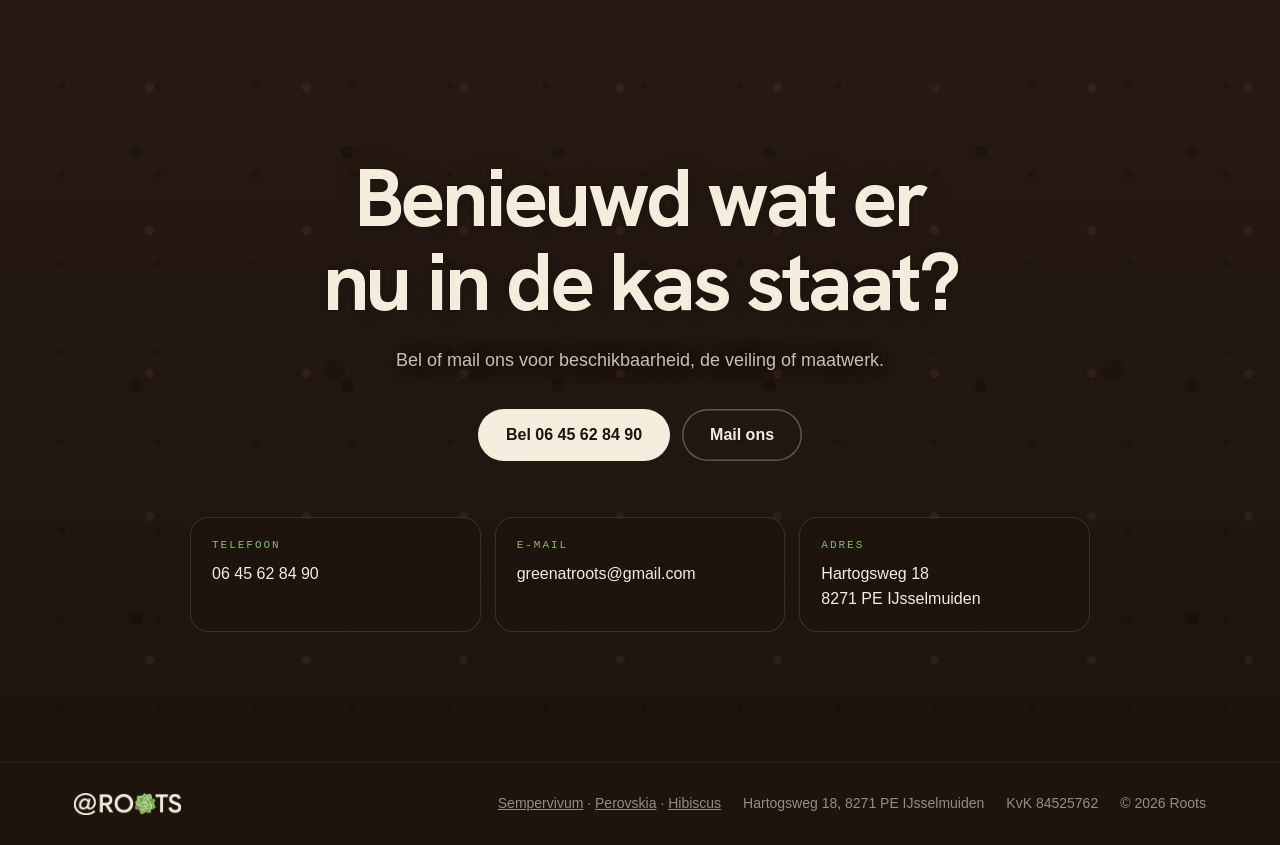
<file: docs/perovskia/index.html>
<!doctype html>
<html lang="nl">
<head>
<meta charset="utf-8">
<meta name="viewport" content="width=device-width,initial-scale=1,viewport-fit=cover">
<title>Perovskia (Russische salie) kweker | Roots IJsselmuiden</title>
<meta name="description" content="Roots kweekt Perovskia, Russische salie met lavendelpaarse bloei, bij ons van mei tot september. Kwekerij in IJsselmuiden, verkoop via Royal FloraHolland of direct.">
<meta name="robots" content="noindex">
<meta name="theme-color" content="#F2ECDF">
<link rel="icon" href="../favicon-32.png" sizes="32x32" type="image/png">
<link rel="icon" href="../icon-192.png" sizes="192x192" type="image/png">
<link rel="apple-touch-icon" href="../apple-touch-icon.png">
<link rel="preload" href="../fonts/hanken-grotesk-latin.woff2" as="font" type="font/woff2" crossorigin>
<link rel="stylesheet" href="../css/site.css?v=e0a24c4d">
<meta property="og:type" content="website">
<meta property="og:site_name" content="Roots">
<meta property="og:title" content="Perovskia (Russische salie) kweker | Roots IJsselmuiden">
<meta property="og:description" content="Roots kweekt Perovskia, Russische salie met lavendelpaarse bloei, bij ons van mei tot september. Kwekerij in IJsselmuiden, verkoop via Royal FloraHolland of direct.">
<meta property="og:locale" content="nl_NL">
<meta property="og:locale:alternate" content="en_GB">
<meta property="og:locale:alternate" content="de_DE">
<meta property="og:image" content="../img/og.jpg">
<meta property="og:image:width" content="1200">
<meta property="og:image:height" content="630">
<meta name="twitter:card" content="summary_large_image">
<script type="application/ld+json">{"@context": "https://schema.org", "@graph": [{"@type": "Organization", "name": "Roots", "legalName": "@Roots", "email": "greenatroots@gmail.com", "telephone": "+31645628490", "foundingDate": "2021", "address": {"@type": "PostalAddress", "streetAddress": "Hartogsweg 18", "postalCode": "8271 PE", "addressLocality": "IJsselmuiden", "addressCountry": "NL"}, "identifier": {"@type": "PropertyValue", "propertyID": "KvK", "value": "84525762"}, "knowsAbout": ["Sempervivum", "Perovskia", "Hibiscus"], "sameAs": ["https://plantipp.eu/nl/growers/roots"]}, {"@type": "BreadcrumbList", "itemListElement": [{"@type": "ListItem", "position": 1, "name": "Home"}, {"@type": "ListItem", "position": 2, "name": "Perovskia"}]}]}</script>
</head>
<body>
<a class="skip" href="#main">Naar de inhoud</a>
<header class="top scrolled" id="top">
  <div class="wrap top-in">
    <a class="brand" href="../" aria-label="Roots, naar de homepage"><span class="logo-d"><picture><source type="image/webp" srcset="../logo/logo.webp"><img class="logo" src="../logo/logo.png" alt="" width="117" height="24"></picture></span><span class="logo-l"><picture><source type="image/webp" srcset="../logo/logo-licht.webp"><img class="logo" src="../logo/logo-licht.png" alt="" width="117" height="24"></picture></span></a>
    <nav class="nav" aria-label="Hoofdmenu"><a href="../#werkwijze">Werkwijze</a><a href="../#planten">Planten</a><a href="../#over-ons">Over ons</a><a href="../#inkopen">Inkopen</a></nav>
    <div class="top-end">
      <nav class="langs" aria-label="Taal"><a href="../perovskia/" hreflang="nl" lang="nl" title="Nederlands" aria-current="page">NL</a><a href="../en/perovskia/" hreflang="en" lang="en" title="English">EN</a><a href="../de/perovskia/" hreflang="de" lang="de" title="Deutsch">DE</a></nav>
      <a class="btn" href="#contact">Contact</a>
    </div>
  </div>
</header>

<main id="main">
  <section class="hero page-hero" id="start" aria-labelledby="h1">
    <div class="wrap">
      <p class="badge"><i></i>Mei – september</p>
      <h1 id="h1">Perovskia</h1>
      <p class="lede">Russische salie met lavendelpaarse bloei. Bij ons van mei tot september.</p>
      <ul class="facts"><li>Mei – september</li><li>Veiling of direct</li></ul>
      <div class="hero-cta">
        <a class="btn btn-dark" href="../#inkopen">Zo koop je bij ons <span class="arr" aria-hidden="true">→</span></a>
        <a class="btn btn-line" href="tel:+31645628490">Bel 06 45 62 84 90</a>
      </div>
    </div>
    <div class="ground" aria-hidden="true"><svg class="plant" id="plant" viewBox="-160 -84 320 94"></svg><svg class="soil-edge" viewBox="0 -10 2400 74" preserveAspectRatio="xMidYMax slice"><path d="M0 64 L0 34 Q27 15 53 35 Q73 5 93 33 Q113 5 133 31 Q162 17 192 32 Q221 -3 251 32 Q275 2 299 37 Q333 8 366 37 Q385 -4 405 33 Q427 16 448 33 Q488 14 528 34 Q564 9 599 34 Q619 17 638 32 Q675 7 711 33 Q745 7 779 33 Q818 0 858 32 Q891 5 925 36 Q962 11 1000 37 Q1021 8 1042 36 Q1065 6 1087 31 Q1123 -2 1159 34 Q1200 10 1242 35 Q1276 3 1310 34 Q1351 -6 1391 34 Q1427 17 1463 35 Q1499 -8 1534 36 Q1560 9 1586 35 Q1604 7 1623 32 Q1644 17 1665 36 Q1687 12 1708 33 Q1750 17 1791 34 Q1824 -5 1857 36 Q1898 11 1940 33 Q1967 -5 1995 37 Q2017 14 2039 32 Q2063 6 2088 35 Q2113 19 2138 34 Q2166 4 2194 37 Q2230 5 2267 35 Q2303 17 2340 36 Q2379 -4 2418 36 L2400 64Z"/></svg></div>
  </section>

  <div class="under" id="under">
    <svg class="rootsvg" id="rootsvg" aria-hidden="true"></svg>

    <section class="sec first" aria-labelledby="h-photos">
      <div class="wrap sec-title">
        <h2 id="h-photos">Perovskia bij Roots</h2>
        <span class="scribble">in het seizoen</span>
      </div>
      <div class="wrap cards two">
          <figure class="case"><img src="../img/perovskia.jpg" srcset="../img/perovskia-560.jpg 560w, ../img/perovskia.jpg 900w" sizes="(max-width:600px) 92vw, 400px" alt="Perovskia Prime Time: Russische salie met lavendelpaarse bloei" width="900" height="900" loading="lazy" decoding="async"><figcaption><span class="tag season">Mei – september</span><h3 id="t-perovskia">Perovskia</h3><p>Russische salie met lavendelpaarse bloei.</p></figcaption></figure>
          <figure class="case"><picture><source type="image/webp" srcset="../img/stefan-christol-rond-560.webp 560w, ../img/stefan-christol-rond.webp 640w" sizes="(max-width:600px) 92vw, 400px"><img src="../img/stefan-christol-rond.jpg" srcset="../img/stefan-christol-rond-560.jpg 560w, ../img/stefan-christol-rond.jpg 640w" sizes="(max-width:600px) 92vw, 400px" alt="Stefan en Christel bij de kas, met Perovskia in pot" width="640" height="640" loading="lazy" decoding="async"></picture><figcaption><span class="tag">Roots</span><h3>Stefan &amp; Christel</h3></figcaption></figure>
      </div>
      <p class="credit">Plantfoto&#x27;s: Plantipp</p>
      <p class="center"><a class="back" href="../#planten">← Terug naar de homepage</a></p>
    </section>

    <section class="contact sec" id="contact" aria-labelledby="h-contact">
      <div class="wrap">
        <h2 id="h-contact">Benieuwd wat er nu in de kas staat?</h2>
        <p class="lede">Bel of mail ons voor beschikbaarheid, de veiling of maatwerk.</p>
        <div class="hero-cta">
          <a class="btn btn-light" href="tel:+31645628490">Bel 06 45 62 84 90</a>
          <a class="btn btn-ghost" href="mailto:greenatroots@gmail.com">Mail ons</a>
        </div>
        <dl class="nap">
          <div><dt>Telefoon</dt><dd>06 45 62 84 90</dd></div>
          <div><dt>E-mail</dt><dd>greenatroots@gmail.com</dd></div>
          <div><dt>Adres</dt><dd>Hartogsweg 18<br>8271 PE IJsselmuiden</dd></div>
        </dl>
      </div>
    </section>
  </div>
</main>

<footer class="foot">
  <div class="wrap">
    <span class="brand"><picture><source type="image/webp" srcset="../logo/logo-licht.webp"><img class="logo" src="../logo/logo-licht.png" alt="@Roots" width="117" height="24"></picture></span>
    <ul>
      <li><a href="../sempervivum/">Sempervivum</a> · <a href="../perovskia/">Perovskia</a> · <a href="../hibiscus/">Hibiscus</a></li>
      <li>Hartogsweg 18, 8271 PE IJsselmuiden</li>
      <li>KvK 84525762</li>
      <li>© 2026 Roots</li>
    </ul>
  </div>
</footer>
<script src="../js/roots.js?v=e0a24c4d" defer></script>
</body>
</html>
</file>
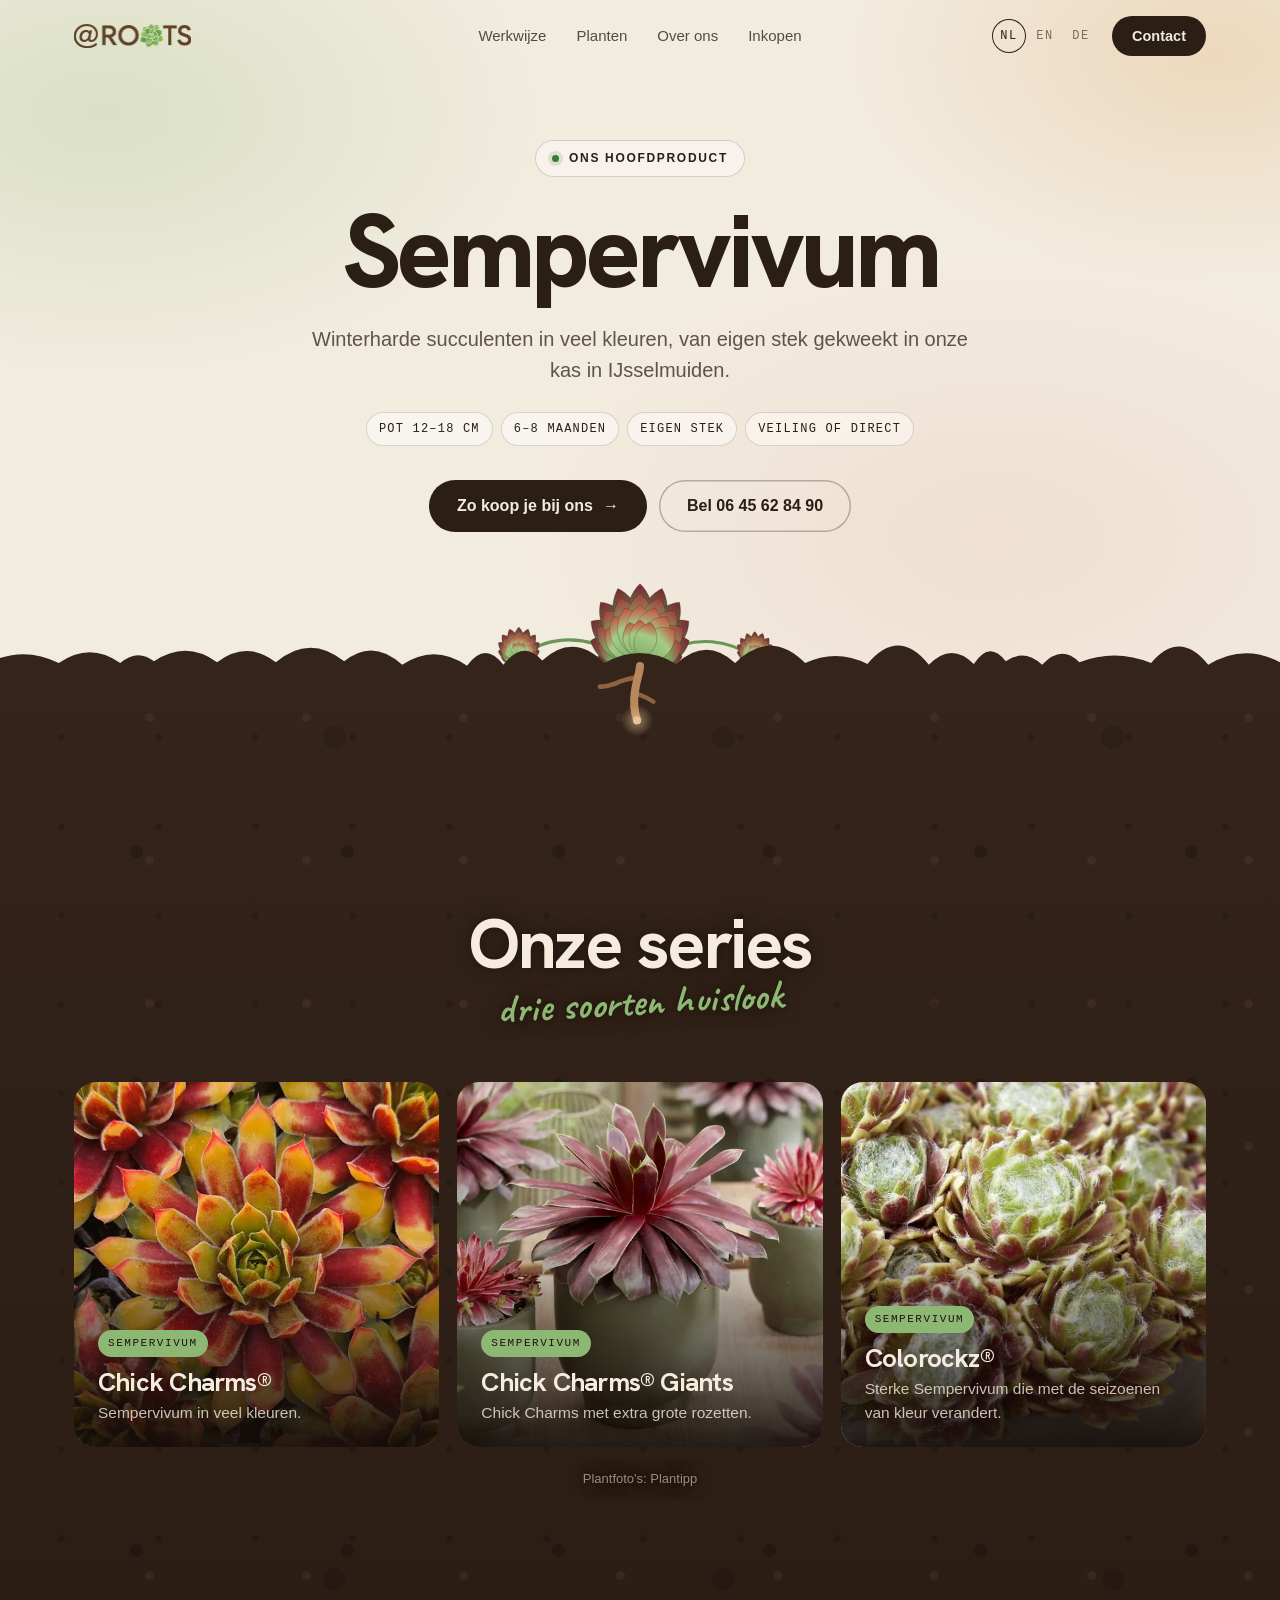
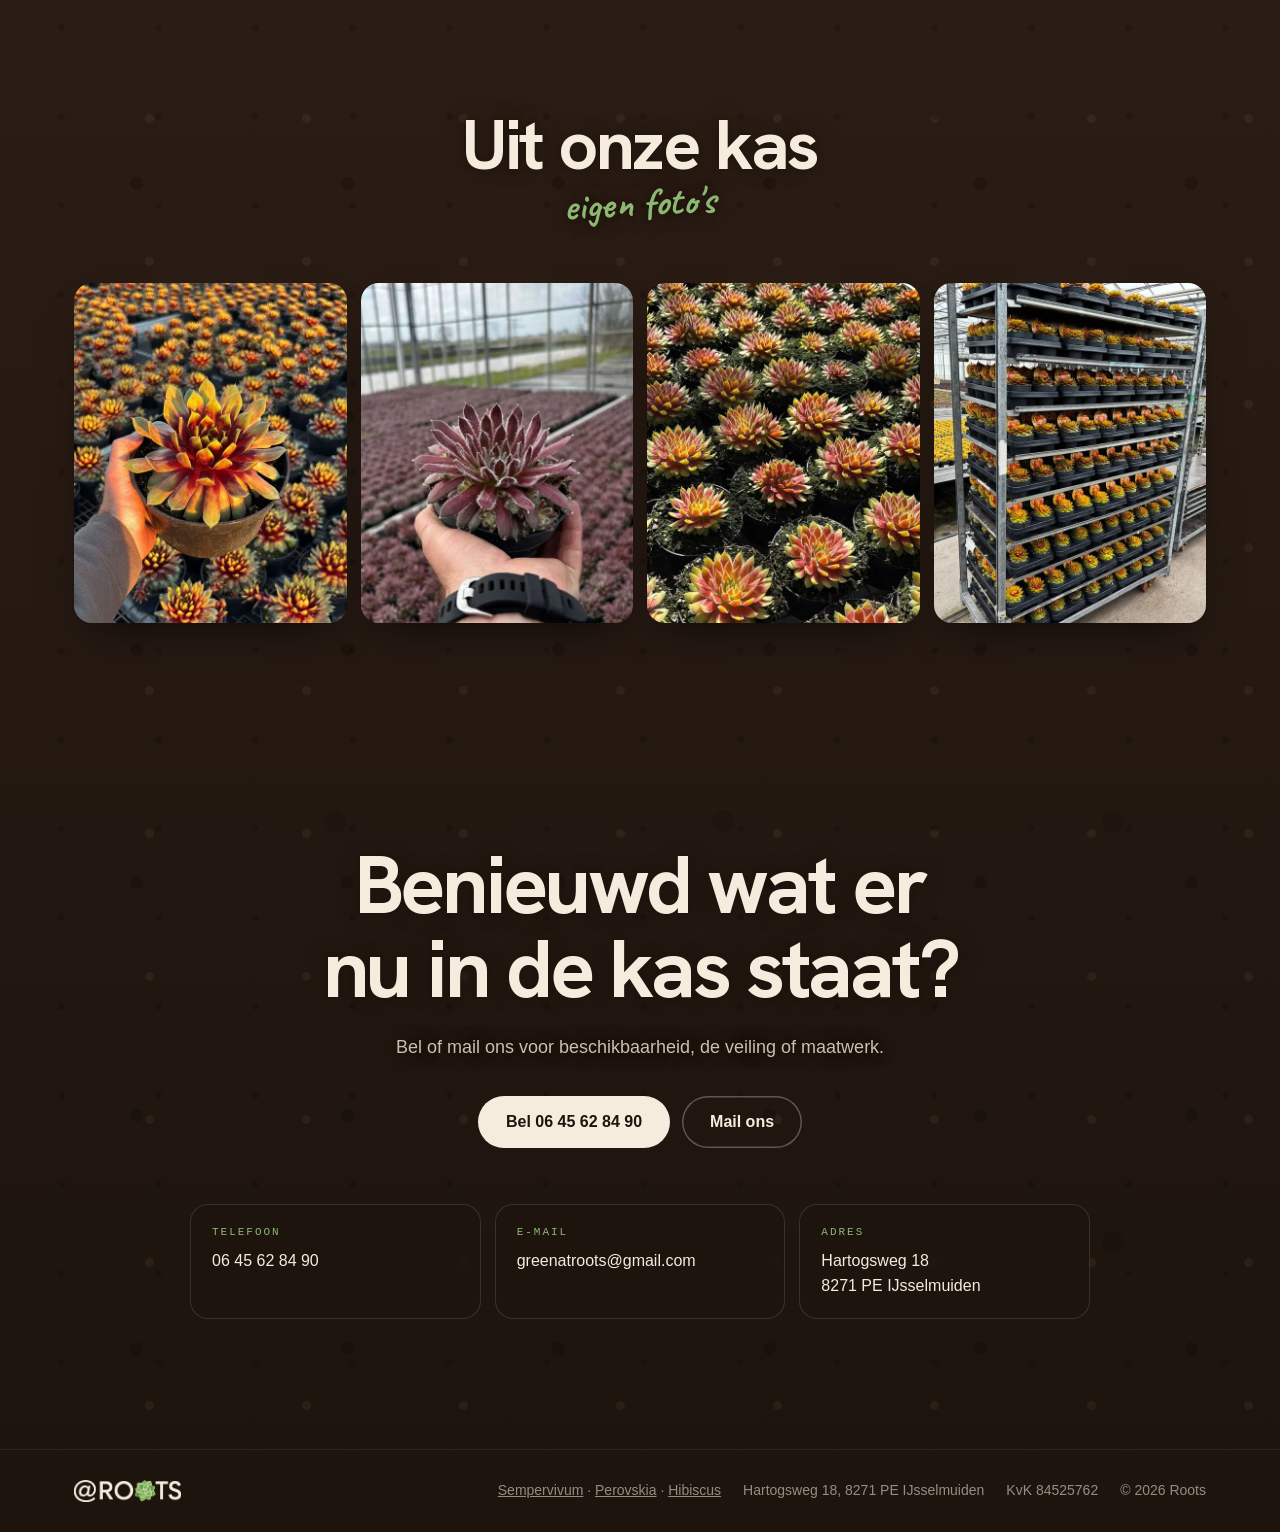
<file: docs/sempervivum/index.html>
<!doctype html>
<html lang="nl">
<head>
<meta charset="utf-8">
<meta name="viewport" content="width=device-width,initial-scale=1,viewport-fit=cover">
<title>Sempervivum-kweker: Chick Charms®, Giants en Colorockz® | Roots</title>
<meta name="description" content="Roots kweekt Sempervivum (huislook) van eigen stek in IJsselmuiden: Chick Charms®, Chick Charms® Giants en Colorockz®, in pot 12–18 cm. Via Royal FloraHolland of direct.">
<meta name="robots" content="noindex">
<meta name="theme-color" content="#F2ECDF">
<link rel="icon" href="../favicon-32.png" sizes="32x32" type="image/png">
<link rel="icon" href="../icon-192.png" sizes="192x192" type="image/png">
<link rel="apple-touch-icon" href="../apple-touch-icon.png">
<link rel="preload" href="../fonts/hanken-grotesk-latin.woff2" as="font" type="font/woff2" crossorigin>
<link rel="stylesheet" href="../css/site.css?v=e0a24c4d">
<meta property="og:type" content="website">
<meta property="og:site_name" content="Roots">
<meta property="og:title" content="Sempervivum-kweker: Chick Charms®, Giants en Colorockz® | Roots">
<meta property="og:description" content="Roots kweekt Sempervivum (huislook) van eigen stek in IJsselmuiden: Chick Charms®, Chick Charms® Giants en Colorockz®, in pot 12–18 cm. Via Royal FloraHolland of direct.">
<meta property="og:locale" content="nl_NL">
<meta property="og:locale:alternate" content="en_GB">
<meta property="og:locale:alternate" content="de_DE">
<meta property="og:image" content="../img/og.jpg">
<meta property="og:image:width" content="1200">
<meta property="og:image:height" content="630">
<meta name="twitter:card" content="summary_large_image">
<script type="application/ld+json">{"@context": "https://schema.org", "@graph": [{"@type": "Organization", "name": "Roots", "legalName": "@Roots", "email": "greenatroots@gmail.com", "telephone": "+31645628490", "foundingDate": "2021", "address": {"@type": "PostalAddress", "streetAddress": "Hartogsweg 18", "postalCode": "8271 PE", "addressLocality": "IJsselmuiden", "addressCountry": "NL"}, "identifier": {"@type": "PropertyValue", "propertyID": "KvK", "value": "84525762"}, "knowsAbout": ["Sempervivum", "Perovskia", "Hibiscus"], "sameAs": ["https://plantipp.eu/nl/growers/roots"]}, {"@type": "BreadcrumbList", "itemListElement": [{"@type": "ListItem", "position": 1, "name": "Home"}, {"@type": "ListItem", "position": 2, "name": "Sempervivum"}]}]}</script>
</head>
<body>
<a class="skip" href="#main">Naar de inhoud</a>
<header class="top scrolled" id="top">
  <div class="wrap top-in">
    <a class="brand" href="../" aria-label="Roots, naar de homepage"><span class="logo-d"><picture><source type="image/webp" srcset="../logo/logo.webp"><img class="logo" src="../logo/logo.png" alt="" width="117" height="24"></picture></span><span class="logo-l"><picture><source type="image/webp" srcset="../logo/logo-licht.webp"><img class="logo" src="../logo/logo-licht.png" alt="" width="117" height="24"></picture></span></a>
    <nav class="nav" aria-label="Hoofdmenu"><a href="../#werkwijze">Werkwijze</a><a href="../#planten">Planten</a><a href="../#over-ons">Over ons</a><a href="../#inkopen">Inkopen</a></nav>
    <div class="top-end">
      <nav class="langs" aria-label="Taal"><a href="../sempervivum/" hreflang="nl" lang="nl" title="Nederlands" aria-current="page">NL</a><a href="../en/sempervivum/" hreflang="en" lang="en" title="English">EN</a><a href="../de/sempervivum/" hreflang="de" lang="de" title="Deutsch">DE</a></nav>
      <a class="btn" href="#contact">Contact</a>
    </div>
  </div>
</header>

<main id="main">
  <section class="hero page-hero" id="start" aria-labelledby="h1">
    <div class="wrap">
      <p class="badge"><i></i>Ons hoofdproduct</p>
      <h1 id="h1">Sempervivum</h1>
      <p class="lede">Winterharde succulenten in veel kleuren, van eigen stek gekweekt in onze kas in IJsselmuiden.</p>
      <ul class="facts"><li>Pot 12–18 cm</li><li>6–8 maanden</li><li>Eigen stek</li><li>Veiling of direct</li></ul>
      <div class="hero-cta">
        <a class="btn btn-dark" href="../#inkopen">Zo koop je bij ons <span class="arr" aria-hidden="true">→</span></a>
        <a class="btn btn-line" href="tel:+31645628490">Bel 06 45 62 84 90</a>
      </div>
    </div>
    <div class="ground" aria-hidden="true"><svg class="plant" id="plant" viewBox="-160 -84 320 94"></svg><svg class="soil-edge" viewBox="0 -10 2400 74" preserveAspectRatio="xMidYMax slice"><path d="M0 64 L0 34 Q27 15 53 35 Q73 5 93 33 Q113 5 133 31 Q162 17 192 32 Q221 -3 251 32 Q275 2 299 37 Q333 8 366 37 Q385 -4 405 33 Q427 16 448 33 Q488 14 528 34 Q564 9 599 34 Q619 17 638 32 Q675 7 711 33 Q745 7 779 33 Q818 0 858 32 Q891 5 925 36 Q962 11 1000 37 Q1021 8 1042 36 Q1065 6 1087 31 Q1123 -2 1159 34 Q1200 10 1242 35 Q1276 3 1310 34 Q1351 -6 1391 34 Q1427 17 1463 35 Q1499 -8 1534 36 Q1560 9 1586 35 Q1604 7 1623 32 Q1644 17 1665 36 Q1687 12 1708 33 Q1750 17 1791 34 Q1824 -5 1857 36 Q1898 11 1940 33 Q1967 -5 1995 37 Q2017 14 2039 32 Q2063 6 2088 35 Q2113 19 2138 34 Q2166 4 2194 37 Q2230 5 2267 35 Q2303 17 2340 36 Q2379 -4 2418 36 L2400 64Z"/></svg></div>
  </section>

  <div class="under" id="under">
    <svg class="rootsvg" id="rootsvg" aria-hidden="true"></svg>

    <section class="sec first" aria-labelledby="h-series">
      <div class="wrap sec-title">
        <h2 id="h-series">Onze series</h2>
        <span class="scribble">drie soorten huislook</span>
      </div>
      <div class="wrap cards">
          <figure class="case" id="chick-charms"><picture><source type="image/webp" srcset="../img/chick-charms-560.webp 560w, ../img/chick-charms.webp 900w" sizes="(max-width:600px) 92vw, (max-width:900px) 46vw, 380px"><img src="../img/chick-charms.jpg" srcset="../img/chick-charms-560.jpg 560w, ../img/chick-charms.jpg 900w" sizes="(max-width:600px) 92vw, (max-width:900px) 46vw, 380px" alt="Sempervivum Chick Charms Gold Rush: rozetten in goud en rood" width="900" height="900" loading="lazy" decoding="async"></picture><figcaption><span class="tag">Sempervivum</span><h3 id="t-chick-charms">Chick Charms®</h3><p>Sempervivum in veel kleuren.</p></figcaption></figure>
          <figure class="case" id="giants"><picture><source type="image/webp" srcset="../img/giants-560.webp 560w, ../img/giants.webp 1000w" sizes="(max-width:600px) 92vw, (max-width:900px) 46vw, 380px"><img src="../img/giants.jpg" srcset="../img/giants-560.jpg 560w, ../img/giants.jpg 1000w" sizes="(max-width:600px) 92vw, (max-width:900px) 46vw, 380px" alt="Sempervivum Chick Charms Giants Emerald Explosion: grote rozet in een groene pot" width="1000" height="1000" loading="lazy" decoding="async"></picture><figcaption><span class="tag">Sempervivum</span><h3 id="t-giants">Chick Charms® Giants</h3><p>Chick Charms met extra grote rozetten.</p></figcaption></figure>
          <figure class="case" id="colorockz"><picture><source type="image/webp" srcset="../img/colorockz-560.webp 560w, ../img/colorockz.webp 900w" sizes="(max-width:600px) 92vw, (max-width:900px) 46vw, 380px"><img src="../img/colorockz.jpg" srcset="../img/colorockz-560.jpg 560w, ../img/colorockz.jpg 900w" sizes="(max-width:600px) 92vw, (max-width:900px) 46vw, 380px" alt="Sempervivum Colorockz Lemon Flare: volle rozetten in groen met rode punten" width="900" height="900" loading="lazy" decoding="async"></picture><figcaption><span class="tag">Sempervivum</span><h3 id="t-colorockz">Colorockz®</h3><p>Sterke Sempervivum die met de seizoenen van kleur verandert.</p></figcaption></figure>
      </div>
      <p class="credit">Plantfoto&#x27;s: Plantipp</p>
    </section>

    <section class="sec" aria-labelledby="h-gallery">
      <div class="wrap sec-title">
        <h2 id="h-gallery">Uit onze kas</h2>
        <span class="scribble">eigen foto&#x27;s</span>
      </div>
      <div class="wrap gallery"><figure><picture><source type="image/webp" srcset="../img/stap-groeien-560.webp 560w, ../img/stap-groeien.webp 720w" sizes="(max-width:900px) 46vw, 270px"><img src="../img/stap-groeien.jpg" srcset="../img/stap-groeien-560.jpg 560w, ../img/stap-groeien.jpg 720w" sizes="(max-width:900px) 46vw, 270px" alt="Een rood-gele Sempervivum in pot, met een kas vol dezelfde planten erachter" width="720" height="900" loading="lazy" decoding="async"></picture></figure><figure><picture><source type="image/webp" srcset="../img/stap-oppotten-560.webp 560w, ../img/stap-oppotten.webp 720w" sizes="(max-width:900px) 46vw, 270px"><img src="../img/stap-oppotten.jpg" srcset="../img/stap-oppotten-560.jpg 560w, ../img/stap-oppotten.jpg 720w" sizes="(max-width:900px) 46vw, 270px" alt="Een Sempervivum in pot in de hand, met een kastafel vol planten erachter" width="720" height="900" loading="lazy" decoding="async"></picture></figure><figure><picture><source type="image/webp" srcset="../img/stap-verkoopklaar-560.webp 560w, ../img/stap-verkoopklaar.webp 720w" sizes="(max-width:900px) 46vw, 270px"><img src="../img/stap-verkoopklaar.jpg" srcset="../img/stap-verkoopklaar-560.jpg 560w, ../img/stap-verkoopklaar.jpg 720w" sizes="(max-width:900px) 46vw, 270px" alt="Verkoopklare Sempervivum in pot op de kastafel" width="720" height="900" loading="lazy" decoding="async"></picture></figure><figure><picture><source type="image/webp" srcset="../img/stap-kar-560.webp 560w, ../img/stap-kar.webp 720w" sizes="(max-width:900px) 46vw, 270px"><img src="../img/stap-kar.jpg" srcset="../img/stap-kar-560.jpg 560w, ../img/stap-kar.jpg 720w" sizes="(max-width:900px) 46vw, 270px" alt="Een kar vol Sempervivum in trays, met etiketten, klaar voor de order" width="720" height="900" loading="lazy" decoding="async"></picture></figure></div>
    </section>

    <section class="contact sec" id="contact" aria-labelledby="h-contact">
      <div class="wrap">
        <h2 id="h-contact">Benieuwd wat er nu in de kas staat?</h2>
        <p class="lede">Bel of mail ons voor beschikbaarheid, de veiling of maatwerk.</p>
        <div class="hero-cta">
          <a class="btn btn-light" href="tel:+31645628490">Bel 06 45 62 84 90</a>
          <a class="btn btn-ghost" href="mailto:greenatroots@gmail.com">Mail ons</a>
        </div>
        <dl class="nap">
          <div><dt>Telefoon</dt><dd>06 45 62 84 90</dd></div>
          <div><dt>E-mail</dt><dd>greenatroots@gmail.com</dd></div>
          <div><dt>Adres</dt><dd>Hartogsweg 18<br>8271 PE IJsselmuiden</dd></div>
        </dl>
      </div>
    </section>
  </div>
</main>

<footer class="foot">
  <div class="wrap">
    <span class="brand"><picture><source type="image/webp" srcset="../logo/logo-licht.webp"><img class="logo" src="../logo/logo-licht.png" alt="@Roots" width="117" height="24"></picture></span>
    <ul>
      <li><a href="../sempervivum/">Sempervivum</a> · <a href="../perovskia/">Perovskia</a> · <a href="../hibiscus/">Hibiscus</a></li>
      <li>Hartogsweg 18, 8271 PE IJsselmuiden</li>
      <li>KvK 84525762</li>
      <li>© 2026 Roots</li>
    </ul>
  </div>
</footer>
<script src="../js/roots.js?v=e0a24c4d" defer></script>
</body>
</html>
</file>
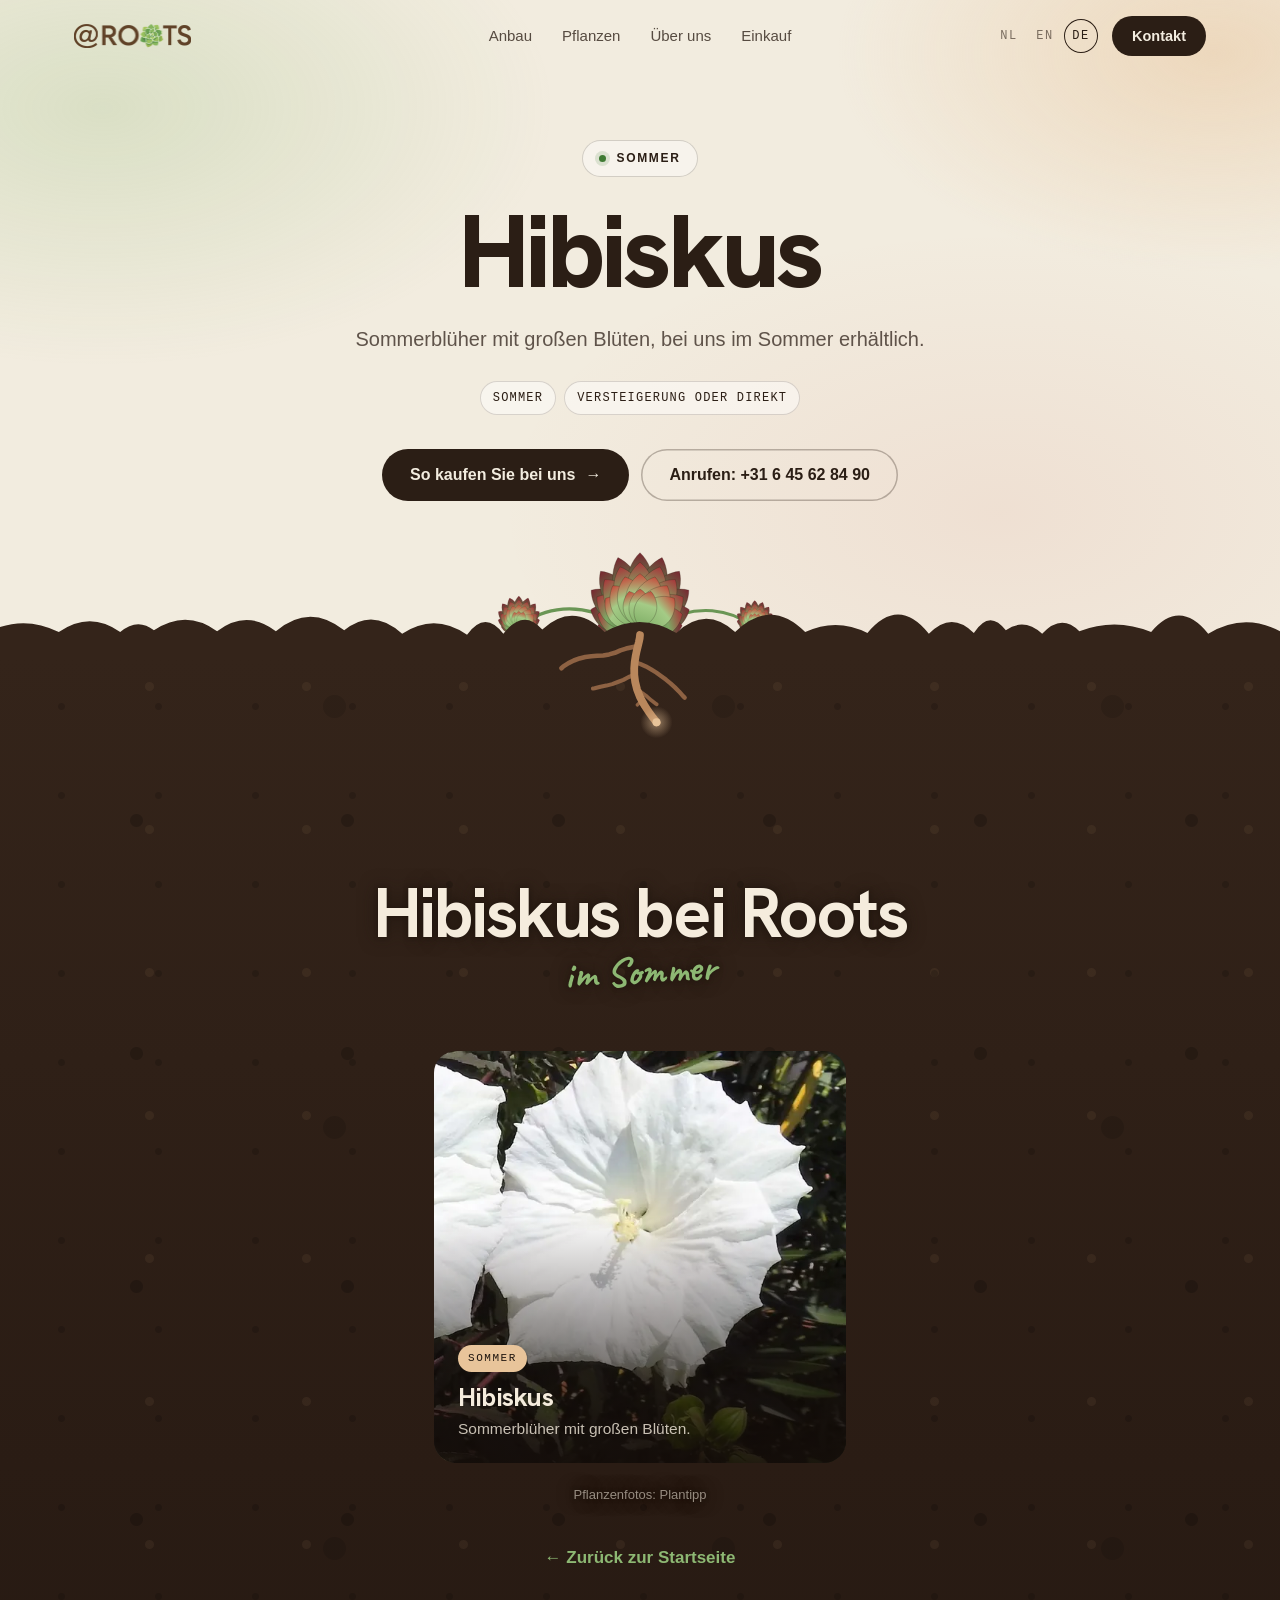
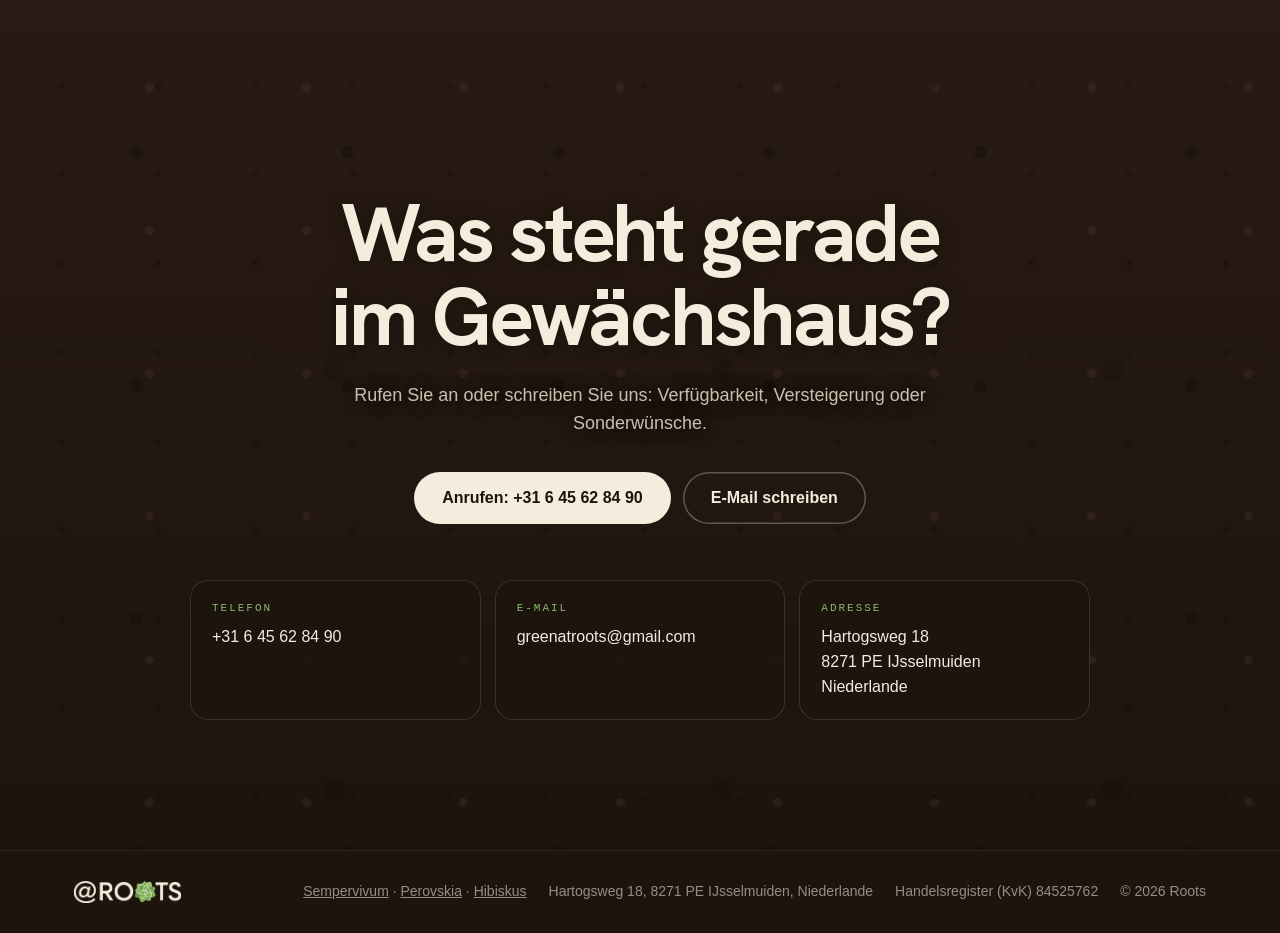
<file: docs/de/hibiscus/index.html>
<!doctype html>
<html lang="de">
<head>
<meta charset="utf-8">
<meta name="viewport" content="width=device-width,initial-scale=1,viewport-fit=cover">
<title>Hibiskus-Gärtnerei | Roots, Niederlande</title>
<meta name="description" content="Roots kultiviert Hibiskus, einen Sommerblüher mit großen Blüten, im Sommer. Gärtnerei in IJsselmuiden, Niederlande; Verkauf über Royal FloraHolland oder direkt.">
<meta name="robots" content="noindex">
<meta name="theme-color" content="#F2ECDF">
<link rel="icon" href="../../favicon-32.png" sizes="32x32" type="image/png">
<link rel="icon" href="../../icon-192.png" sizes="192x192" type="image/png">
<link rel="apple-touch-icon" href="../../apple-touch-icon.png">
<link rel="preload" href="../../fonts/hanken-grotesk-latin.woff2" as="font" type="font/woff2" crossorigin>
<link rel="stylesheet" href="../../css/site.css?v=e0a24c4d">
<meta property="og:type" content="website">
<meta property="og:site_name" content="Roots">
<meta property="og:title" content="Hibiskus-Gärtnerei | Roots, Niederlande">
<meta property="og:description" content="Roots kultiviert Hibiskus, einen Sommerblüher mit großen Blüten, im Sommer. Gärtnerei in IJsselmuiden, Niederlande; Verkauf über Royal FloraHolland oder direkt.">
<meta property="og:locale" content="de_DE">
<meta property="og:locale:alternate" content="nl_NL">
<meta property="og:locale:alternate" content="en_GB">
<meta property="og:image" content="../../img/og.jpg">
<meta property="og:image:width" content="1200">
<meta property="og:image:height" content="630">
<meta name="twitter:card" content="summary_large_image">
<script type="application/ld+json">{"@context": "https://schema.org", "@graph": [{"@type": "Organization", "name": "Roots", "legalName": "@Roots", "email": "greenatroots@gmail.com", "telephone": "+31645628490", "foundingDate": "2021", "address": {"@type": "PostalAddress", "streetAddress": "Hartogsweg 18", "postalCode": "8271 PE", "addressLocality": "IJsselmuiden", "addressCountry": "NL"}, "identifier": {"@type": "PropertyValue", "propertyID": "KvK", "value": "84525762"}, "knowsAbout": ["Sempervivum", "Perovskia", "Hibiscus"], "sameAs": ["https://plantipp.eu/nl/growers/roots"]}, {"@type": "BreadcrumbList", "itemListElement": [{"@type": "ListItem", "position": 1, "name": "Startseite"}, {"@type": "ListItem", "position": 2, "name": "Hibiskus"}]}]}</script>
</head>
<body>
<a class="skip" href="#main">Zum Inhalt</a>
<header class="top scrolled" id="top">
  <div class="wrap top-in">
    <a class="brand" href="../../de/" aria-label="Roots, zur Startseite"><span class="logo-d"><picture><source type="image/webp" srcset="../../logo/logo.webp"><img class="logo" src="../../logo/logo.png" alt="" width="117" height="24"></picture></span><span class="logo-l"><picture><source type="image/webp" srcset="../../logo/logo-licht.webp"><img class="logo" src="../../logo/logo-licht.png" alt="" width="117" height="24"></picture></span></a>
    <nav class="nav" aria-label="Hauptmenü"><a href="../../de/#anbau">Anbau</a><a href="../../de/#pflanzen">Pflanzen</a><a href="../../de/#ueber-uns">Über uns</a><a href="../../de/#einkauf">Einkauf</a></nav>
    <div class="top-end">
      <nav class="langs" aria-label="Sprache"><a href="../../hibiscus/" hreflang="nl" lang="nl" title="Nederlands">NL</a><a href="../../en/hibiscus/" hreflang="en" lang="en" title="English">EN</a><a href="../../de/hibiscus/" hreflang="de" lang="de" title="Deutsch" aria-current="page">DE</a></nav>
      <a class="btn" href="#kontakt">Kontakt</a>
    </div>
  </div>
</header>

<main id="main">
  <section class="hero page-hero" id="start" aria-labelledby="h1">
    <div class="wrap">
      <p class="badge"><i></i>Sommer</p>
      <h1 id="h1">Hibiskus</h1>
      <p class="lede">Sommerblüher mit großen Blüten, bei uns im Sommer erhältlich.</p>
      <ul class="facts"><li>Sommer</li><li>Versteigerung oder direkt</li></ul>
      <div class="hero-cta">
        <a class="btn btn-dark" href="../../de/#einkauf">So kaufen Sie bei uns <span class="arr" aria-hidden="true">→</span></a>
        <a class="btn btn-line" href="tel:+31645628490">Anrufen: +31 6 45 62 84 90</a>
      </div>
    </div>
    <div class="ground" aria-hidden="true"><svg class="plant" id="plant" viewBox="-160 -84 320 94"></svg><svg class="soil-edge" viewBox="0 -10 2400 74" preserveAspectRatio="xMidYMax slice"><path d="M0 64 L0 34 Q27 15 53 35 Q73 5 93 33 Q113 5 133 31 Q162 17 192 32 Q221 -3 251 32 Q275 2 299 37 Q333 8 366 37 Q385 -4 405 33 Q427 16 448 33 Q488 14 528 34 Q564 9 599 34 Q619 17 638 32 Q675 7 711 33 Q745 7 779 33 Q818 0 858 32 Q891 5 925 36 Q962 11 1000 37 Q1021 8 1042 36 Q1065 6 1087 31 Q1123 -2 1159 34 Q1200 10 1242 35 Q1276 3 1310 34 Q1351 -6 1391 34 Q1427 17 1463 35 Q1499 -8 1534 36 Q1560 9 1586 35 Q1604 7 1623 32 Q1644 17 1665 36 Q1687 12 1708 33 Q1750 17 1791 34 Q1824 -5 1857 36 Q1898 11 1940 33 Q1967 -5 1995 37 Q2017 14 2039 32 Q2063 6 2088 35 Q2113 19 2138 34 Q2166 4 2194 37 Q2230 5 2267 35 Q2303 17 2340 36 Q2379 -4 2418 36 L2400 64Z"/></svg></div>
  </section>

  <div class="under" id="under">
    <svg class="rootsvg" id="rootsvg" aria-hidden="true"></svg>

    <section class="sec first" aria-labelledby="h-photos">
      <div class="wrap sec-title">
        <h2 id="h-photos">Hibiskus bei Roots</h2>
        <span class="scribble">im Sommer</span>
      </div>
      <div class="wrap cards one">
          <figure class="case"><picture><source type="image/webp" srcset="../../img/hibiscus-560.webp 560w, ../../img/hibiscus.webp 933w" sizes="(max-width:600px) 92vw, 460px"><img src="../../img/hibiscus.jpg" srcset="../../img/hibiscus-560.jpg 560w, ../../img/hibiscus.jpg 933w" sizes="(max-width:600px) 92vw, 460px" alt="Hibiskus mit großer weißer Blüte" width="933" height="933" loading="lazy" decoding="async"></picture><figcaption><span class="tag season">Sommer</span><h3 id="t-hibiscus">Hibiskus</h3><p>Sommerblüher mit großen Blüten.</p></figcaption></figure>
      </div>
      <p class="credit">Pflanzenfotos: Plantipp</p>
      <p class="center"><a class="back" href="../../de/#pflanzen">← Zurück zur Startseite</a></p>
    </section>

    <section class="contact sec" id="kontakt" aria-labelledby="h-contact">
      <div class="wrap">
        <h2 id="h-contact">Was steht gerade im Gewächshaus?</h2>
        <p class="lede">Rufen Sie an oder schreiben Sie uns: Verfügbarkeit, Versteigerung oder Sonderwünsche.</p>
        <div class="hero-cta">
          <a class="btn btn-light" href="tel:+31645628490">Anrufen: +31 6 45 62 84 90</a>
          <a class="btn btn-ghost" href="mailto:greenatroots@gmail.com">E-Mail schreiben</a>
        </div>
        <dl class="nap">
          <div><dt>Telefon</dt><dd>+31 6 45 62 84 90</dd></div>
          <div><dt>E-Mail</dt><dd>greenatroots@gmail.com</dd></div>
          <div><dt>Adresse</dt><dd>Hartogsweg 18<br>8271 PE IJsselmuiden<br>Niederlande</dd></div>
        </dl>
      </div>
    </section>
  </div>
</main>

<footer class="foot">
  <div class="wrap">
    <span class="brand"><picture><source type="image/webp" srcset="../../logo/logo-licht.webp"><img class="logo" src="../../logo/logo-licht.png" alt="@Roots" width="117" height="24"></picture></span>
    <ul>
      <li><a href="../../de/sempervivum/">Sempervivum</a> · <a href="../../de/perovskia/">Perovskia</a> · <a href="../../de/hibiscus/">Hibiskus</a></li>
      <li>Hartogsweg 18, 8271 PE IJsselmuiden, Niederlande</li>
      <li>Handelsregister (KvK) 84525762</li>
      <li>© 2026 Roots</li>
    </ul>
  </div>
</footer>
<script src="../../js/roots.js?v=e0a24c4d" defer></script>
</body>
</html>
</file>
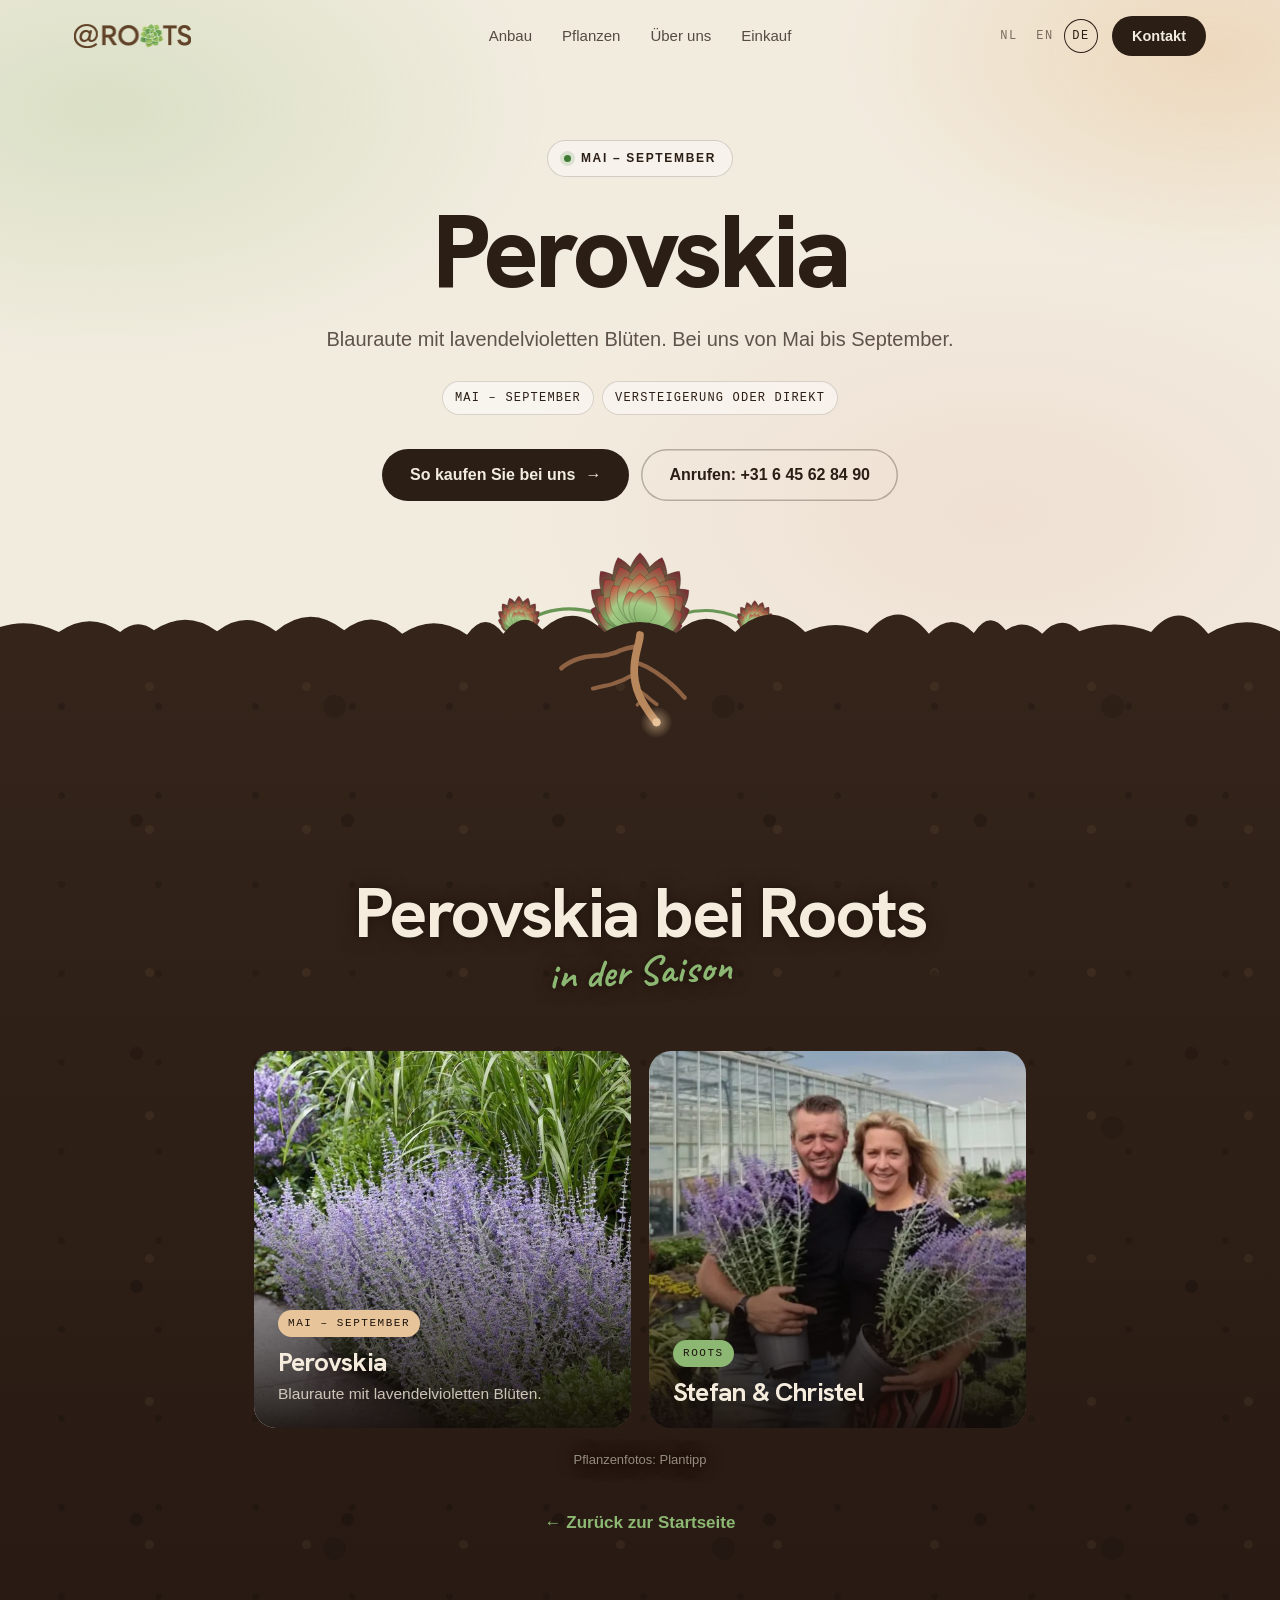
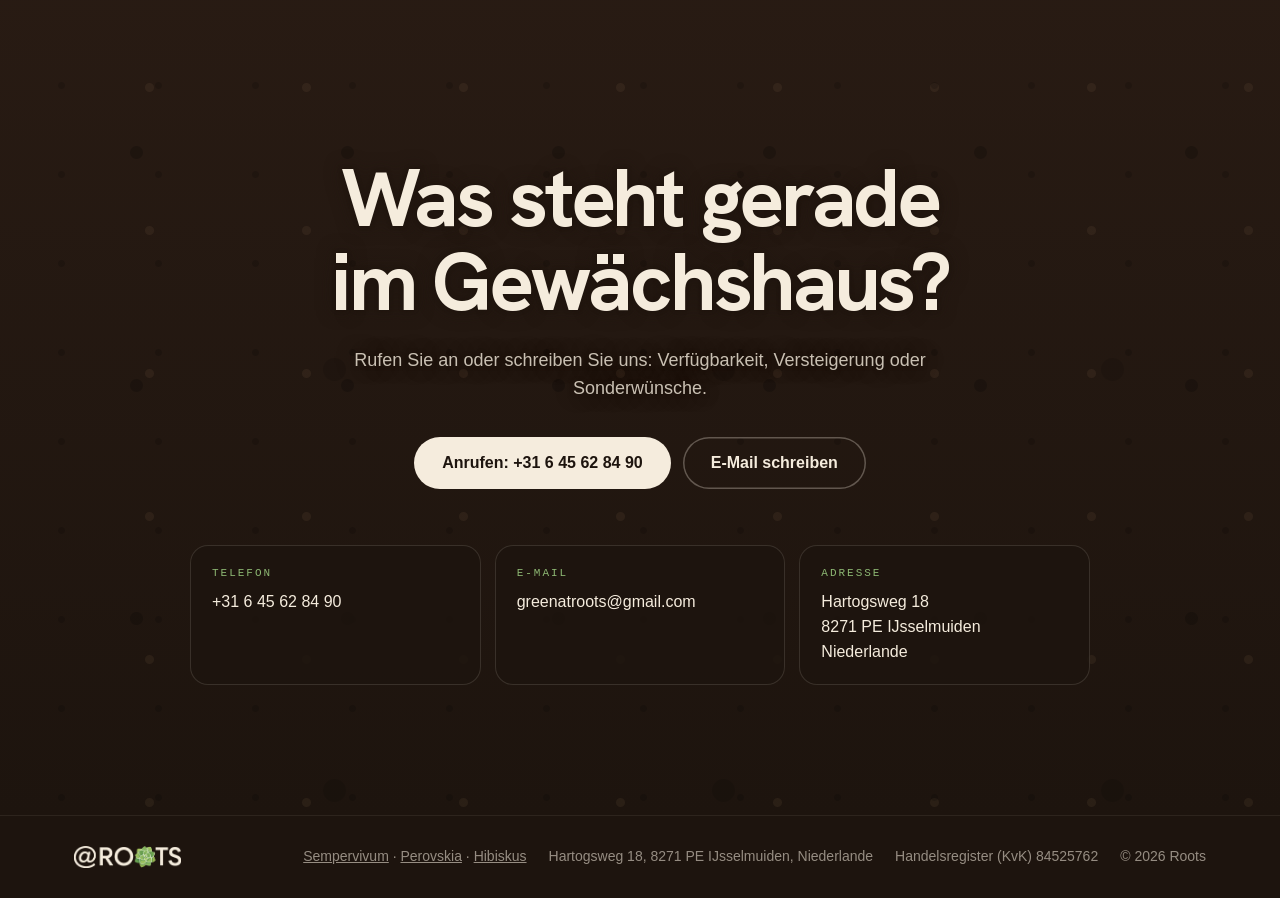
<file: docs/de/perovskia/index.html>
<!doctype html>
<html lang="de">
<head>
<meta charset="utf-8">
<meta name="viewport" content="width=device-width,initial-scale=1,viewport-fit=cover">
<title>Perovskia-Gärtnerei (Blauraute) | Roots, Niederlande</title>
<meta name="description" content="Roots kultiviert Perovskia, Blauraute mit lavendelvioletten Blüten, bei uns von Mai bis September. Gärtnerei in IJsselmuiden, Niederlande; Verkauf über Royal FloraHolland oder direkt.">
<meta name="robots" content="noindex">
<meta name="theme-color" content="#F2ECDF">
<link rel="icon" href="../../favicon-32.png" sizes="32x32" type="image/png">
<link rel="icon" href="../../icon-192.png" sizes="192x192" type="image/png">
<link rel="apple-touch-icon" href="../../apple-touch-icon.png">
<link rel="preload" href="../../fonts/hanken-grotesk-latin.woff2" as="font" type="font/woff2" crossorigin>
<link rel="stylesheet" href="../../css/site.css?v=e0a24c4d">
<meta property="og:type" content="website">
<meta property="og:site_name" content="Roots">
<meta property="og:title" content="Perovskia-Gärtnerei (Blauraute) | Roots, Niederlande">
<meta property="og:description" content="Roots kultiviert Perovskia, Blauraute mit lavendelvioletten Blüten, bei uns von Mai bis September. Gärtnerei in IJsselmuiden, Niederlande; Verkauf über Royal FloraHolland oder direkt.">
<meta property="og:locale" content="de_DE">
<meta property="og:locale:alternate" content="nl_NL">
<meta property="og:locale:alternate" content="en_GB">
<meta property="og:image" content="../../img/og.jpg">
<meta property="og:image:width" content="1200">
<meta property="og:image:height" content="630">
<meta name="twitter:card" content="summary_large_image">
<script type="application/ld+json">{"@context": "https://schema.org", "@graph": [{"@type": "Organization", "name": "Roots", "legalName": "@Roots", "email": "greenatroots@gmail.com", "telephone": "+31645628490", "foundingDate": "2021", "address": {"@type": "PostalAddress", "streetAddress": "Hartogsweg 18", "postalCode": "8271 PE", "addressLocality": "IJsselmuiden", "addressCountry": "NL"}, "identifier": {"@type": "PropertyValue", "propertyID": "KvK", "value": "84525762"}, "knowsAbout": ["Sempervivum", "Perovskia", "Hibiscus"], "sameAs": ["https://plantipp.eu/nl/growers/roots"]}, {"@type": "BreadcrumbList", "itemListElement": [{"@type": "ListItem", "position": 1, "name": "Startseite"}, {"@type": "ListItem", "position": 2, "name": "Perovskia"}]}]}</script>
</head>
<body>
<a class="skip" href="#main">Zum Inhalt</a>
<header class="top scrolled" id="top">
  <div class="wrap top-in">
    <a class="brand" href="../../de/" aria-label="Roots, zur Startseite"><span class="logo-d"><picture><source type="image/webp" srcset="../../logo/logo.webp"><img class="logo" src="../../logo/logo.png" alt="" width="117" height="24"></picture></span><span class="logo-l"><picture><source type="image/webp" srcset="../../logo/logo-licht.webp"><img class="logo" src="../../logo/logo-licht.png" alt="" width="117" height="24"></picture></span></a>
    <nav class="nav" aria-label="Hauptmenü"><a href="../../de/#anbau">Anbau</a><a href="../../de/#pflanzen">Pflanzen</a><a href="../../de/#ueber-uns">Über uns</a><a href="../../de/#einkauf">Einkauf</a></nav>
    <div class="top-end">
      <nav class="langs" aria-label="Sprache"><a href="../../perovskia/" hreflang="nl" lang="nl" title="Nederlands">NL</a><a href="../../en/perovskia/" hreflang="en" lang="en" title="English">EN</a><a href="../../de/perovskia/" hreflang="de" lang="de" title="Deutsch" aria-current="page">DE</a></nav>
      <a class="btn" href="#kontakt">Kontakt</a>
    </div>
  </div>
</header>

<main id="main">
  <section class="hero page-hero" id="start" aria-labelledby="h1">
    <div class="wrap">
      <p class="badge"><i></i>Mai – September</p>
      <h1 id="h1">Perovskia</h1>
      <p class="lede">Blauraute mit lavendelvioletten Blüten. Bei uns von Mai bis September.</p>
      <ul class="facts"><li>Mai – September</li><li>Versteigerung oder direkt</li></ul>
      <div class="hero-cta">
        <a class="btn btn-dark" href="../../de/#einkauf">So kaufen Sie bei uns <span class="arr" aria-hidden="true">→</span></a>
        <a class="btn btn-line" href="tel:+31645628490">Anrufen: +31 6 45 62 84 90</a>
      </div>
    </div>
    <div class="ground" aria-hidden="true"><svg class="plant" id="plant" viewBox="-160 -84 320 94"></svg><svg class="soil-edge" viewBox="0 -10 2400 74" preserveAspectRatio="xMidYMax slice"><path d="M0 64 L0 34 Q27 15 53 35 Q73 5 93 33 Q113 5 133 31 Q162 17 192 32 Q221 -3 251 32 Q275 2 299 37 Q333 8 366 37 Q385 -4 405 33 Q427 16 448 33 Q488 14 528 34 Q564 9 599 34 Q619 17 638 32 Q675 7 711 33 Q745 7 779 33 Q818 0 858 32 Q891 5 925 36 Q962 11 1000 37 Q1021 8 1042 36 Q1065 6 1087 31 Q1123 -2 1159 34 Q1200 10 1242 35 Q1276 3 1310 34 Q1351 -6 1391 34 Q1427 17 1463 35 Q1499 -8 1534 36 Q1560 9 1586 35 Q1604 7 1623 32 Q1644 17 1665 36 Q1687 12 1708 33 Q1750 17 1791 34 Q1824 -5 1857 36 Q1898 11 1940 33 Q1967 -5 1995 37 Q2017 14 2039 32 Q2063 6 2088 35 Q2113 19 2138 34 Q2166 4 2194 37 Q2230 5 2267 35 Q2303 17 2340 36 Q2379 -4 2418 36 L2400 64Z"/></svg></div>
  </section>

  <div class="under" id="under">
    <svg class="rootsvg" id="rootsvg" aria-hidden="true"></svg>

    <section class="sec first" aria-labelledby="h-photos">
      <div class="wrap sec-title">
        <h2 id="h-photos">Perovskia bei Roots</h2>
        <span class="scribble">in der Saison</span>
      </div>
      <div class="wrap cards two">
          <figure class="case"><img src="../../img/perovskia.jpg" srcset="../../img/perovskia-560.jpg 560w, ../../img/perovskia.jpg 900w" sizes="(max-width:600px) 92vw, 400px" alt="Perovskia Prime Time: Blauraute mit lavendelvioletten Blüten" width="900" height="900" loading="lazy" decoding="async"><figcaption><span class="tag season">Mai – September</span><h3 id="t-perovskia">Perovskia</h3><p>Blauraute mit lavendelvioletten Blüten.</p></figcaption></figure>
          <figure class="case"><picture><source type="image/webp" srcset="../../img/stefan-christol-rond-560.webp 560w, ../../img/stefan-christol-rond.webp 640w" sizes="(max-width:600px) 92vw, 400px"><img src="../../img/stefan-christol-rond.jpg" srcset="../../img/stefan-christol-rond-560.jpg 560w, ../../img/stefan-christol-rond.jpg 640w" sizes="(max-width:600px) 92vw, 400px" alt="Stefan und Christel am Gewächshaus, mit Perovskia im Topf" width="640" height="640" loading="lazy" decoding="async"></picture><figcaption><span class="tag">Roots</span><h3>Stefan &amp; Christel</h3></figcaption></figure>
      </div>
      <p class="credit">Pflanzenfotos: Plantipp</p>
      <p class="center"><a class="back" href="../../de/#pflanzen">← Zurück zur Startseite</a></p>
    </section>

    <section class="contact sec" id="kontakt" aria-labelledby="h-contact">
      <div class="wrap">
        <h2 id="h-contact">Was steht gerade im Gewächshaus?</h2>
        <p class="lede">Rufen Sie an oder schreiben Sie uns: Verfügbarkeit, Versteigerung oder Sonderwünsche.</p>
        <div class="hero-cta">
          <a class="btn btn-light" href="tel:+31645628490">Anrufen: +31 6 45 62 84 90</a>
          <a class="btn btn-ghost" href="mailto:greenatroots@gmail.com">E-Mail schreiben</a>
        </div>
        <dl class="nap">
          <div><dt>Telefon</dt><dd>+31 6 45 62 84 90</dd></div>
          <div><dt>E-Mail</dt><dd>greenatroots@gmail.com</dd></div>
          <div><dt>Adresse</dt><dd>Hartogsweg 18<br>8271 PE IJsselmuiden<br>Niederlande</dd></div>
        </dl>
      </div>
    </section>
  </div>
</main>

<footer class="foot">
  <div class="wrap">
    <span class="brand"><picture><source type="image/webp" srcset="../../logo/logo-licht.webp"><img class="logo" src="../../logo/logo-licht.png" alt="@Roots" width="117" height="24"></picture></span>
    <ul>
      <li><a href="../../de/sempervivum/">Sempervivum</a> · <a href="../../de/perovskia/">Perovskia</a> · <a href="../../de/hibiscus/">Hibiskus</a></li>
      <li>Hartogsweg 18, 8271 PE IJsselmuiden, Niederlande</li>
      <li>Handelsregister (KvK) 84525762</li>
      <li>© 2026 Roots</li>
    </ul>
  </div>
</footer>
<script src="../../js/roots.js?v=e0a24c4d" defer></script>
</body>
</html>
</file>
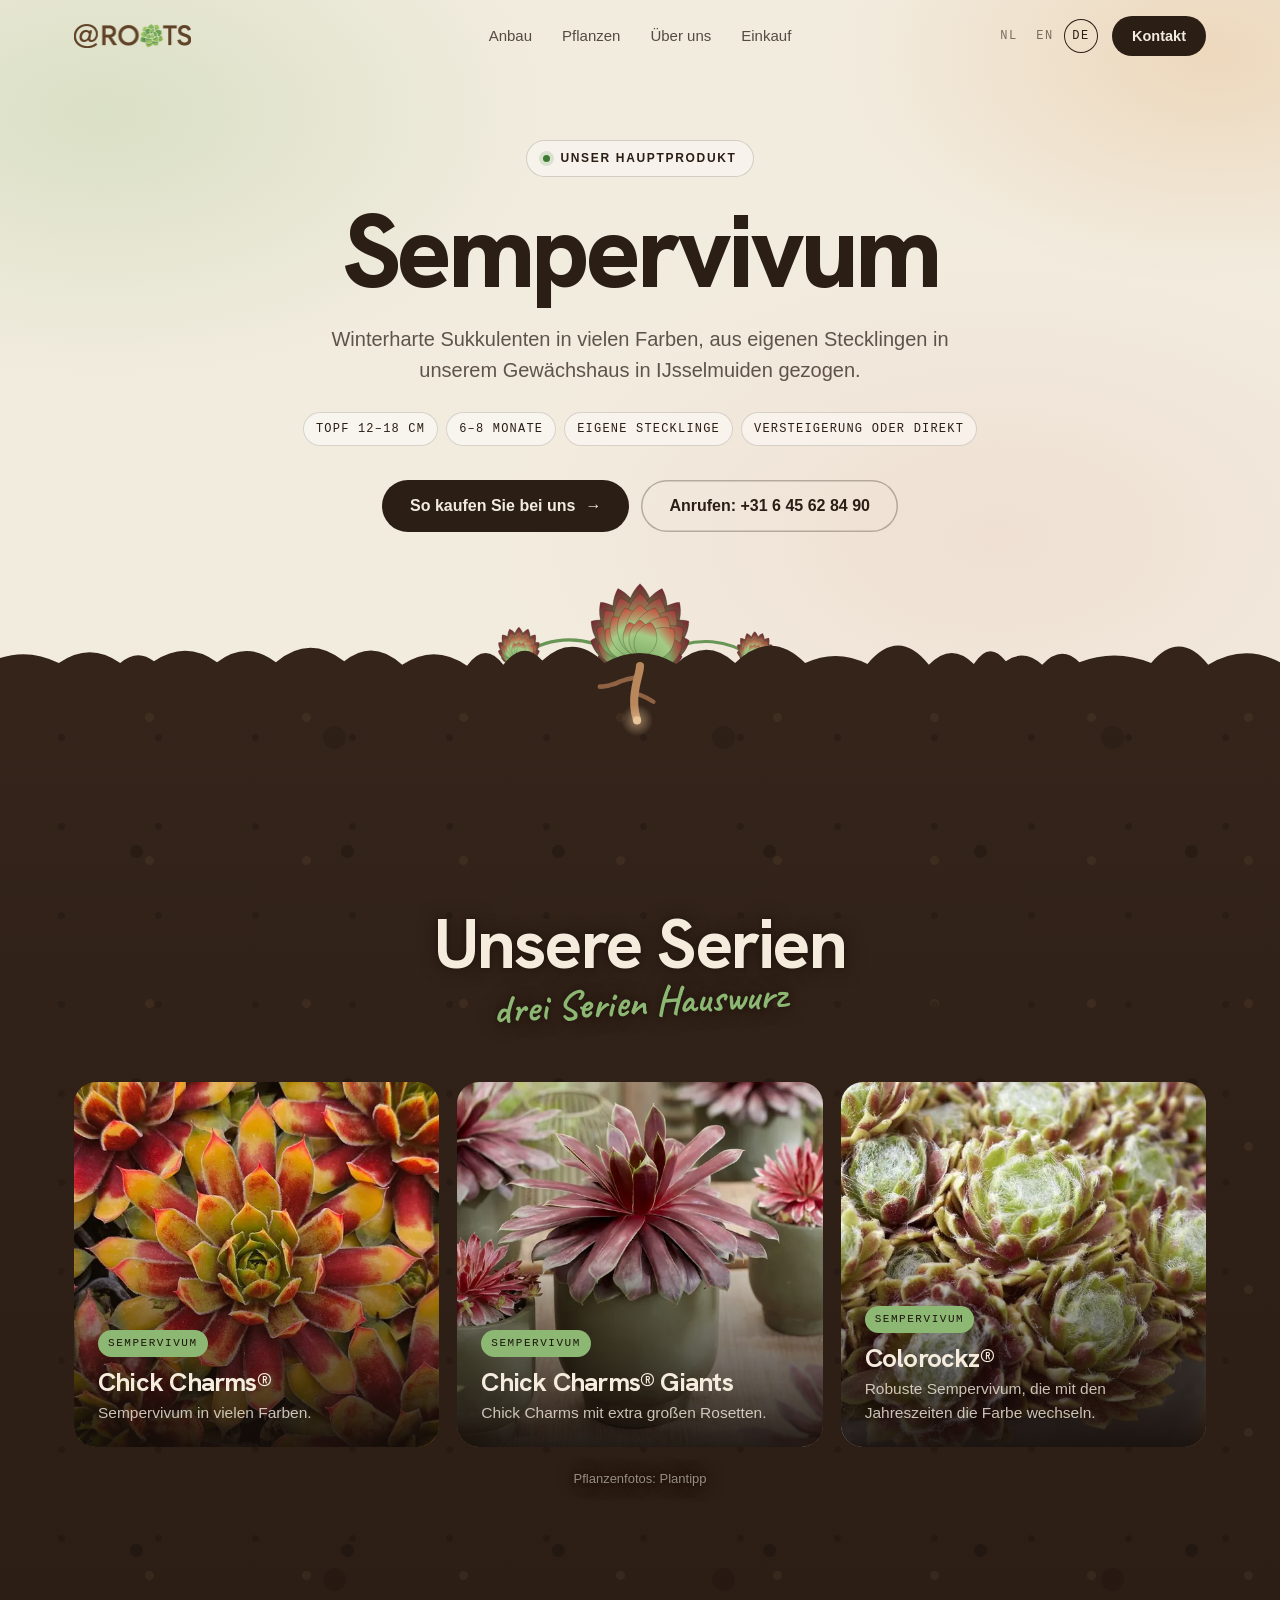
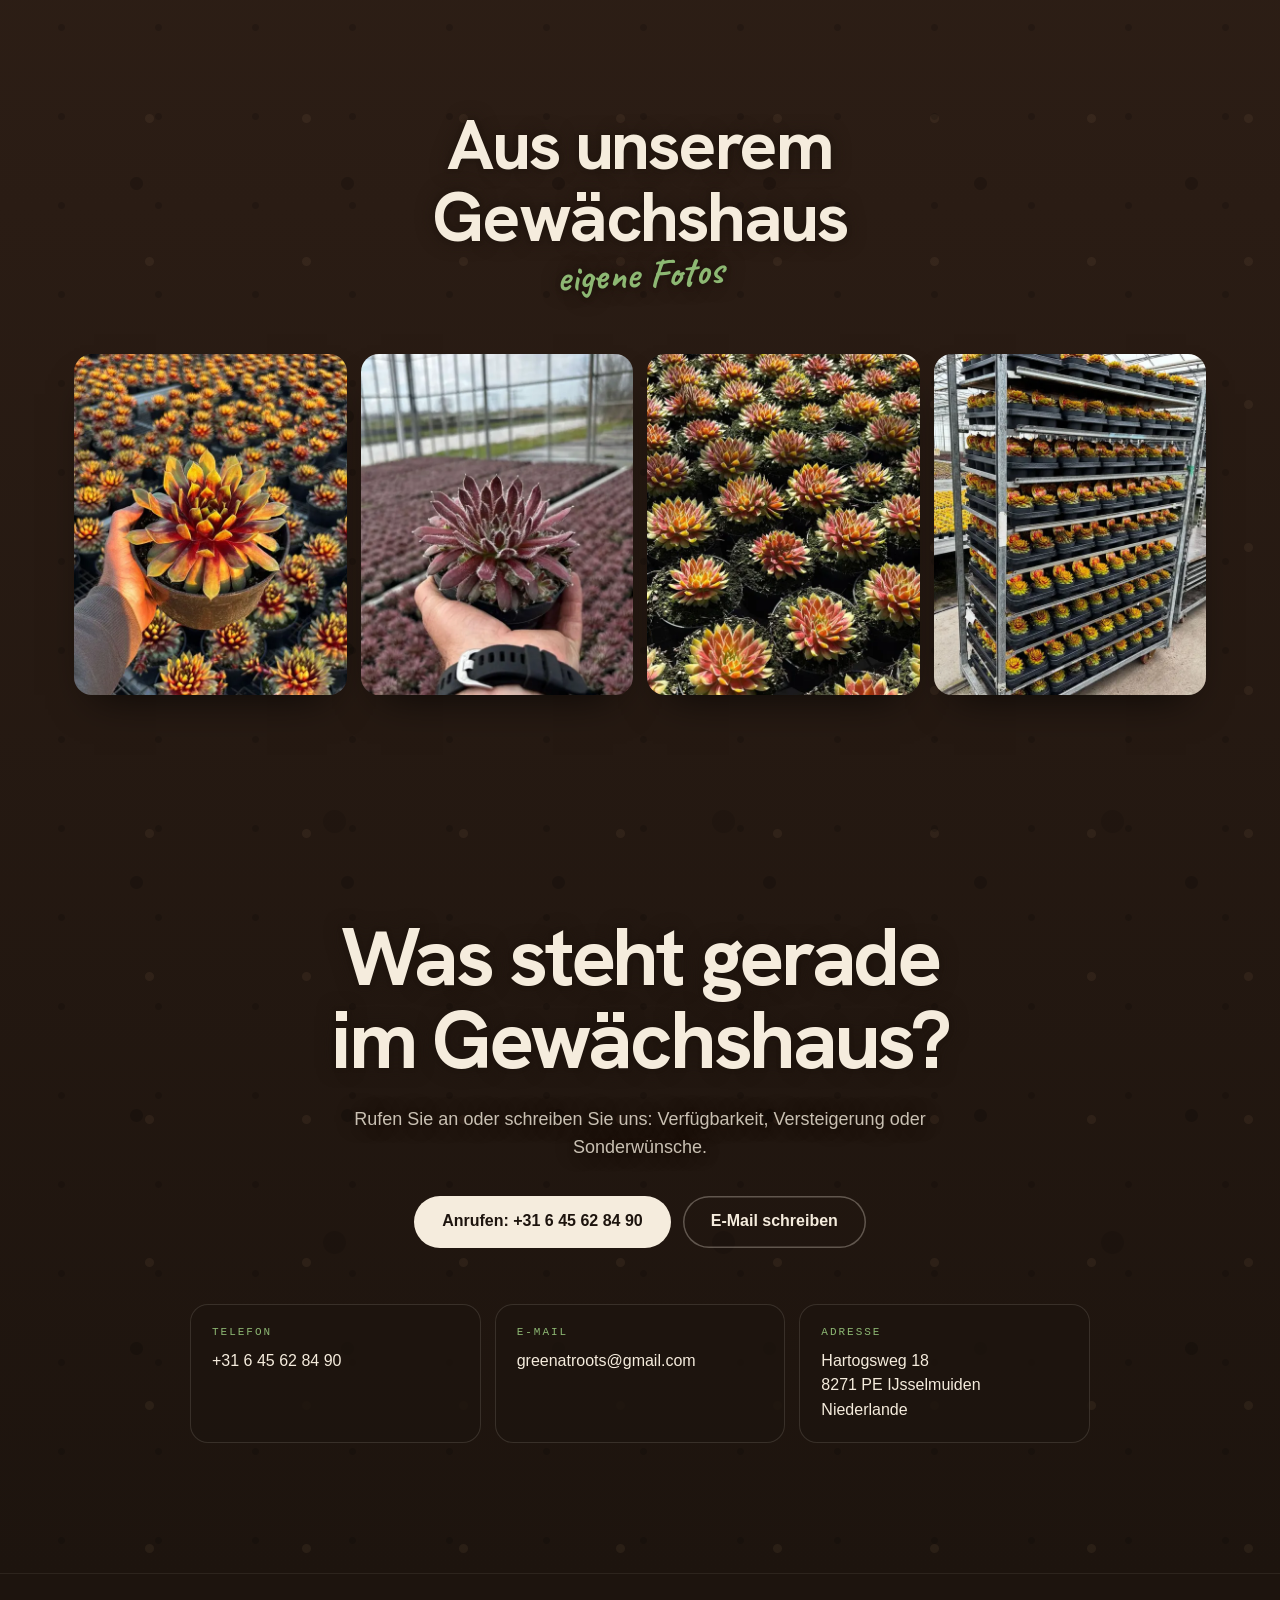
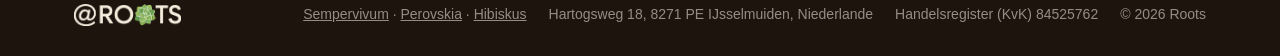
<file: docs/de/sempervivum/index.html>
<!doctype html>
<html lang="de">
<head>
<meta charset="utf-8">
<meta name="viewport" content="width=device-width,initial-scale=1,viewport-fit=cover">
<title>Sempervivum-Gärtnerei: Chick Charms®, Giants und Colorockz® | Roots</title>
<meta name="description" content="Roots kultiviert Sempervivum (Hauswurz) aus eigenen Stecklingen in den Niederlanden: Chick Charms®, Chick Charms® Giants und Colorockz®, im Topf 12–18 cm. Über Royal FloraHolland oder direkt.">
<meta name="robots" content="noindex">
<meta name="theme-color" content="#F2ECDF">
<link rel="icon" href="../../favicon-32.png" sizes="32x32" type="image/png">
<link rel="icon" href="../../icon-192.png" sizes="192x192" type="image/png">
<link rel="apple-touch-icon" href="../../apple-touch-icon.png">
<link rel="preload" href="../../fonts/hanken-grotesk-latin.woff2" as="font" type="font/woff2" crossorigin>
<link rel="stylesheet" href="../../css/site.css?v=e0a24c4d">
<meta property="og:type" content="website">
<meta property="og:site_name" content="Roots">
<meta property="og:title" content="Sempervivum-Gärtnerei: Chick Charms®, Giants und Colorockz® | Roots">
<meta property="og:description" content="Roots kultiviert Sempervivum (Hauswurz) aus eigenen Stecklingen in den Niederlanden: Chick Charms®, Chick Charms® Giants und Colorockz®, im Topf 12–18 cm. Über Royal FloraHolland oder direkt.">
<meta property="og:locale" content="de_DE">
<meta property="og:locale:alternate" content="nl_NL">
<meta property="og:locale:alternate" content="en_GB">
<meta property="og:image" content="../../img/og.jpg">
<meta property="og:image:width" content="1200">
<meta property="og:image:height" content="630">
<meta name="twitter:card" content="summary_large_image">
<script type="application/ld+json">{"@context": "https://schema.org", "@graph": [{"@type": "Organization", "name": "Roots", "legalName": "@Roots", "email": "greenatroots@gmail.com", "telephone": "+31645628490", "foundingDate": "2021", "address": {"@type": "PostalAddress", "streetAddress": "Hartogsweg 18", "postalCode": "8271 PE", "addressLocality": "IJsselmuiden", "addressCountry": "NL"}, "identifier": {"@type": "PropertyValue", "propertyID": "KvK", "value": "84525762"}, "knowsAbout": ["Sempervivum", "Perovskia", "Hibiscus"], "sameAs": ["https://plantipp.eu/nl/growers/roots"]}, {"@type": "BreadcrumbList", "itemListElement": [{"@type": "ListItem", "position": 1, "name": "Startseite"}, {"@type": "ListItem", "position": 2, "name": "Sempervivum"}]}]}</script>
</head>
<body>
<a class="skip" href="#main">Zum Inhalt</a>
<header class="top scrolled" id="top">
  <div class="wrap top-in">
    <a class="brand" href="../../de/" aria-label="Roots, zur Startseite"><span class="logo-d"><picture><source type="image/webp" srcset="../../logo/logo.webp"><img class="logo" src="../../logo/logo.png" alt="" width="117" height="24"></picture></span><span class="logo-l"><picture><source type="image/webp" srcset="../../logo/logo-licht.webp"><img class="logo" src="../../logo/logo-licht.png" alt="" width="117" height="24"></picture></span></a>
    <nav class="nav" aria-label="Hauptmenü"><a href="../../de/#anbau">Anbau</a><a href="../../de/#pflanzen">Pflanzen</a><a href="../../de/#ueber-uns">Über uns</a><a href="../../de/#einkauf">Einkauf</a></nav>
    <div class="top-end">
      <nav class="langs" aria-label="Sprache"><a href="../../sempervivum/" hreflang="nl" lang="nl" title="Nederlands">NL</a><a href="../../en/sempervivum/" hreflang="en" lang="en" title="English">EN</a><a href="../../de/sempervivum/" hreflang="de" lang="de" title="Deutsch" aria-current="page">DE</a></nav>
      <a class="btn" href="#kontakt">Kontakt</a>
    </div>
  </div>
</header>

<main id="main">
  <section class="hero page-hero" id="start" aria-labelledby="h1">
    <div class="wrap">
      <p class="badge"><i></i>Unser Hauptprodukt</p>
      <h1 id="h1">Sempervivum</h1>
      <p class="lede">Winterharte Sukkulenten in vielen Farben, aus eigenen Stecklingen in unserem Gewächshaus in IJsselmuiden gezogen.</p>
      <ul class="facts"><li>Topf 12–18 cm</li><li>6–8 Monate</li><li>Eigene Stecklinge</li><li>Versteigerung oder direkt</li></ul>
      <div class="hero-cta">
        <a class="btn btn-dark" href="../../de/#einkauf">So kaufen Sie bei uns <span class="arr" aria-hidden="true">→</span></a>
        <a class="btn btn-line" href="tel:+31645628490">Anrufen: +31 6 45 62 84 90</a>
      </div>
    </div>
    <div class="ground" aria-hidden="true"><svg class="plant" id="plant" viewBox="-160 -84 320 94"></svg><svg class="soil-edge" viewBox="0 -10 2400 74" preserveAspectRatio="xMidYMax slice"><path d="M0 64 L0 34 Q27 15 53 35 Q73 5 93 33 Q113 5 133 31 Q162 17 192 32 Q221 -3 251 32 Q275 2 299 37 Q333 8 366 37 Q385 -4 405 33 Q427 16 448 33 Q488 14 528 34 Q564 9 599 34 Q619 17 638 32 Q675 7 711 33 Q745 7 779 33 Q818 0 858 32 Q891 5 925 36 Q962 11 1000 37 Q1021 8 1042 36 Q1065 6 1087 31 Q1123 -2 1159 34 Q1200 10 1242 35 Q1276 3 1310 34 Q1351 -6 1391 34 Q1427 17 1463 35 Q1499 -8 1534 36 Q1560 9 1586 35 Q1604 7 1623 32 Q1644 17 1665 36 Q1687 12 1708 33 Q1750 17 1791 34 Q1824 -5 1857 36 Q1898 11 1940 33 Q1967 -5 1995 37 Q2017 14 2039 32 Q2063 6 2088 35 Q2113 19 2138 34 Q2166 4 2194 37 Q2230 5 2267 35 Q2303 17 2340 36 Q2379 -4 2418 36 L2400 64Z"/></svg></div>
  </section>

  <div class="under" id="under">
    <svg class="rootsvg" id="rootsvg" aria-hidden="true"></svg>

    <section class="sec first" aria-labelledby="h-series">
      <div class="wrap sec-title">
        <h2 id="h-series">Unsere Serien</h2>
        <span class="scribble">drei Serien Hauswurz</span>
      </div>
      <div class="wrap cards">
          <figure class="case" id="chick-charms"><picture><source type="image/webp" srcset="../../img/chick-charms-560.webp 560w, ../../img/chick-charms.webp 900w" sizes="(max-width:600px) 92vw, (max-width:900px) 46vw, 380px"><img src="../../img/chick-charms.jpg" srcset="../../img/chick-charms-560.jpg 560w, ../../img/chick-charms.jpg 900w" sizes="(max-width:600px) 92vw, (max-width:900px) 46vw, 380px" alt="Sempervivum Chick Charms Gold Rush: Rosetten in Gold und Rot" width="900" height="900" loading="lazy" decoding="async"></picture><figcaption><span class="tag">Sempervivum</span><h3 id="t-chick-charms">Chick Charms®</h3><p>Sempervivum in vielen Farben.</p></figcaption></figure>
          <figure class="case" id="giants"><picture><source type="image/webp" srcset="../../img/giants-560.webp 560w, ../../img/giants.webp 1000w" sizes="(max-width:600px) 92vw, (max-width:900px) 46vw, 380px"><img src="../../img/giants.jpg" srcset="../../img/giants-560.jpg 560w, ../../img/giants.jpg 1000w" sizes="(max-width:600px) 92vw, (max-width:900px) 46vw, 380px" alt="Sempervivum Chick Charms Giants Emerald Explosion: große Rosette in einem grünen Topf" width="1000" height="1000" loading="lazy" decoding="async"></picture><figcaption><span class="tag">Sempervivum</span><h3 id="t-giants">Chick Charms® Giants</h3><p>Chick Charms mit extra großen Rosetten.</p></figcaption></figure>
          <figure class="case" id="colorockz"><picture><source type="image/webp" srcset="../../img/colorockz-560.webp 560w, ../../img/colorockz.webp 900w" sizes="(max-width:600px) 92vw, (max-width:900px) 46vw, 380px"><img src="../../img/colorockz.jpg" srcset="../../img/colorockz-560.jpg 560w, ../../img/colorockz.jpg 900w" sizes="(max-width:600px) 92vw, (max-width:900px) 46vw, 380px" alt="Sempervivum Colorockz Lemon Flare: volle Rosetten in Grün mit roten Spitzen" width="900" height="900" loading="lazy" decoding="async"></picture><figcaption><span class="tag">Sempervivum</span><h3 id="t-colorockz">Colorockz®</h3><p>Robuste Sempervivum, die mit den Jahreszeiten die Farbe wechseln.</p></figcaption></figure>
      </div>
      <p class="credit">Pflanzenfotos: Plantipp</p>
    </section>

    <section class="sec" aria-labelledby="h-gallery">
      <div class="wrap sec-title">
        <h2 id="h-gallery">Aus unserem Gewächshaus</h2>
        <span class="scribble">eigene Fotos</span>
      </div>
      <div class="wrap gallery"><figure><picture><source type="image/webp" srcset="../../img/stap-groeien-560.webp 560w, ../../img/stap-groeien.webp 720w" sizes="(max-width:900px) 46vw, 270px"><img src="../../img/stap-groeien.jpg" srcset="../../img/stap-groeien-560.jpg 560w, ../../img/stap-groeien.jpg 720w" sizes="(max-width:900px) 46vw, 270px" alt="Ein rot-gelbes Sempervivum im Topf, dahinter ein Gewächshaus voller gleicher Pflanzen" width="720" height="900" loading="lazy" decoding="async"></picture></figure><figure><picture><source type="image/webp" srcset="../../img/stap-oppotten-560.webp 560w, ../../img/stap-oppotten.webp 720w" sizes="(max-width:900px) 46vw, 270px"><img src="../../img/stap-oppotten.jpg" srcset="../../img/stap-oppotten-560.jpg 560w, ../../img/stap-oppotten.jpg 720w" sizes="(max-width:900px) 46vw, 270px" alt="Ein Sempervivum im Topf in der Hand, dahinter ein Gewächshaustisch voller Pflanzen" width="720" height="900" loading="lazy" decoding="async"></picture></figure><figure><picture><source type="image/webp" srcset="../../img/stap-verkoopklaar-560.webp 560w, ../../img/stap-verkoopklaar.webp 720w" sizes="(max-width:900px) 46vw, 270px"><img src="../../img/stap-verkoopklaar.jpg" srcset="../../img/stap-verkoopklaar-560.jpg 560w, ../../img/stap-verkoopklaar.jpg 720w" sizes="(max-width:900px) 46vw, 270px" alt="Verkaufsfertige Sempervivum im Topf auf dem Gewächshaustisch" width="720" height="900" loading="lazy" decoding="async"></picture></figure><figure><picture><source type="image/webp" srcset="../../img/stap-kar-560.webp 560w, ../../img/stap-kar.webp 720w" sizes="(max-width:900px) 46vw, 270px"><img src="../../img/stap-kar.jpg" srcset="../../img/stap-kar-560.jpg 560w, ../../img/stap-kar.jpg 720w" sizes="(max-width:900px) 46vw, 270px" alt="Ein Wagen voller etikettierter Sempervivum in Trays, bereit für die Bestellung" width="720" height="900" loading="lazy" decoding="async"></picture></figure></div>
    </section>

    <section class="contact sec" id="kontakt" aria-labelledby="h-contact">
      <div class="wrap">
        <h2 id="h-contact">Was steht gerade im Gewächshaus?</h2>
        <p class="lede">Rufen Sie an oder schreiben Sie uns: Verfügbarkeit, Versteigerung oder Sonderwünsche.</p>
        <div class="hero-cta">
          <a class="btn btn-light" href="tel:+31645628490">Anrufen: +31 6 45 62 84 90</a>
          <a class="btn btn-ghost" href="mailto:greenatroots@gmail.com">E-Mail schreiben</a>
        </div>
        <dl class="nap">
          <div><dt>Telefon</dt><dd>+31 6 45 62 84 90</dd></div>
          <div><dt>E-Mail</dt><dd>greenatroots@gmail.com</dd></div>
          <div><dt>Adresse</dt><dd>Hartogsweg 18<br>8271 PE IJsselmuiden<br>Niederlande</dd></div>
        </dl>
      </div>
    </section>
  </div>
</main>

<footer class="foot">
  <div class="wrap">
    <span class="brand"><picture><source type="image/webp" srcset="../../logo/logo-licht.webp"><img class="logo" src="../../logo/logo-licht.png" alt="@Roots" width="117" height="24"></picture></span>
    <ul>
      <li><a href="../../de/sempervivum/">Sempervivum</a> · <a href="../../de/perovskia/">Perovskia</a> · <a href="../../de/hibiscus/">Hibiskus</a></li>
      <li>Hartogsweg 18, 8271 PE IJsselmuiden, Niederlande</li>
      <li>Handelsregister (KvK) 84525762</li>
      <li>© 2026 Roots</li>
    </ul>
  </div>
</footer>
<script src="../../js/roots.js?v=e0a24c4d" defer></script>
</body>
</html>
</file>
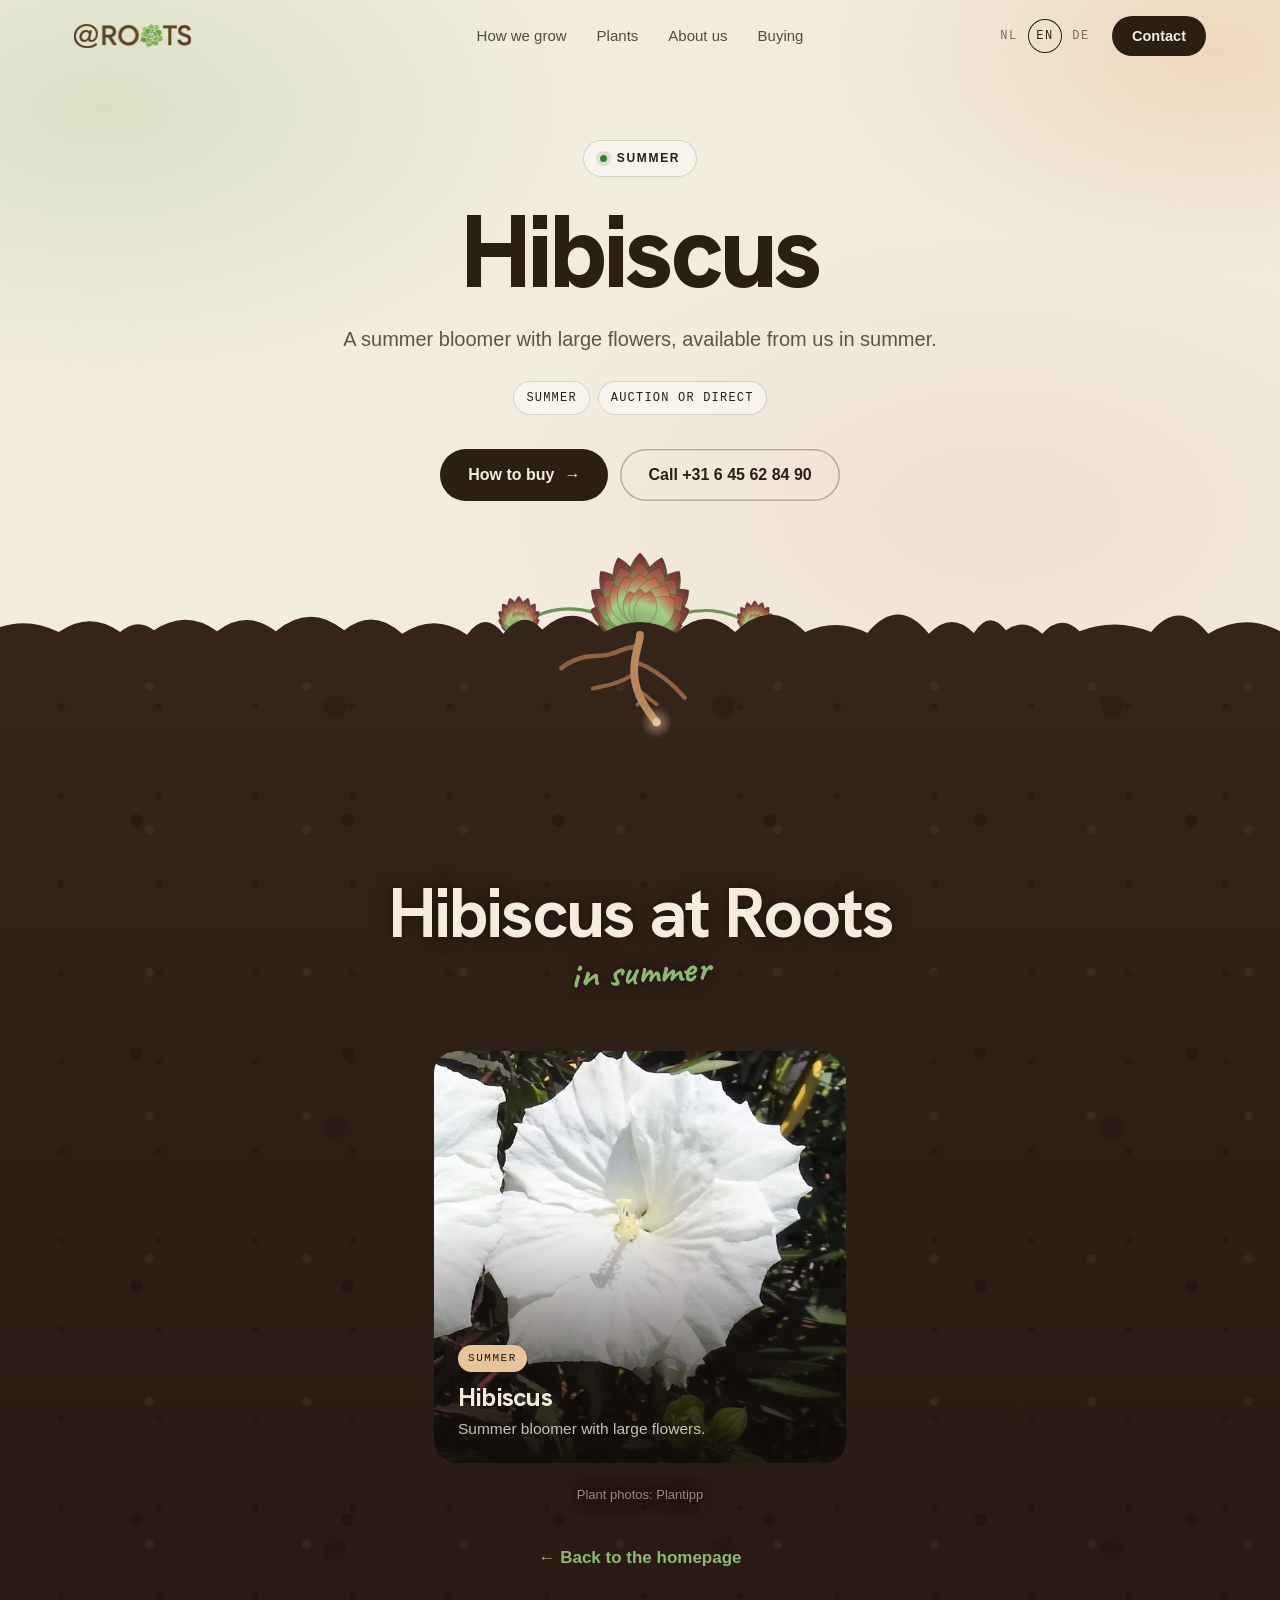
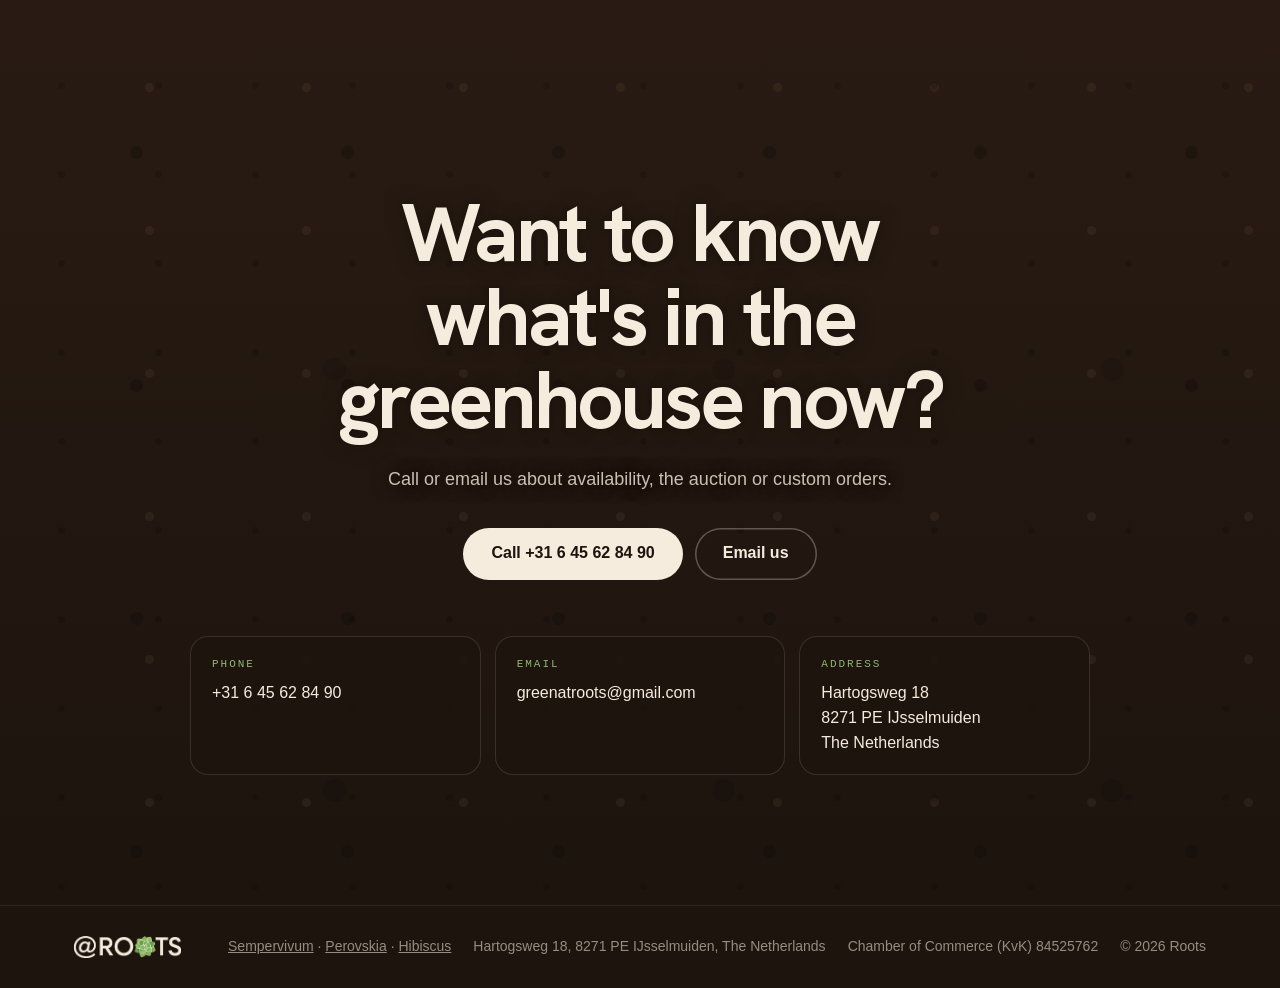
<file: docs/en/hibiscus/index.html>
<!doctype html>
<html lang="en">
<head>
<meta charset="utf-8">
<meta name="viewport" content="width=device-width,initial-scale=1,viewport-fit=cover">
<title>Hibiscus grower | Roots, the Netherlands</title>
<meta name="description" content="Roots grows Hibiscus, a summer bloomer with large flowers, in summer. Nursery in IJsselmuiden, the Netherlands; sold via Royal FloraHolland or direct.">
<meta name="robots" content="noindex">
<meta name="theme-color" content="#F2ECDF">
<link rel="icon" href="../../favicon-32.png" sizes="32x32" type="image/png">
<link rel="icon" href="../../icon-192.png" sizes="192x192" type="image/png">
<link rel="apple-touch-icon" href="../../apple-touch-icon.png">
<link rel="preload" href="../../fonts/hanken-grotesk-latin.woff2" as="font" type="font/woff2" crossorigin>
<link rel="stylesheet" href="../../css/site.css?v=e0a24c4d">
<meta property="og:type" content="website">
<meta property="og:site_name" content="Roots">
<meta property="og:title" content="Hibiscus grower | Roots, the Netherlands">
<meta property="og:description" content="Roots grows Hibiscus, a summer bloomer with large flowers, in summer. Nursery in IJsselmuiden, the Netherlands; sold via Royal FloraHolland or direct.">
<meta property="og:locale" content="en_GB">
<meta property="og:locale:alternate" content="nl_NL">
<meta property="og:locale:alternate" content="de_DE">
<meta property="og:image" content="../../img/og.jpg">
<meta property="og:image:width" content="1200">
<meta property="og:image:height" content="630">
<meta name="twitter:card" content="summary_large_image">
<script type="application/ld+json">{"@context": "https://schema.org", "@graph": [{"@type": "Organization", "name": "Roots", "legalName": "@Roots", "email": "greenatroots@gmail.com", "telephone": "+31645628490", "foundingDate": "2021", "address": {"@type": "PostalAddress", "streetAddress": "Hartogsweg 18", "postalCode": "8271 PE", "addressLocality": "IJsselmuiden", "addressCountry": "NL"}, "identifier": {"@type": "PropertyValue", "propertyID": "KvK", "value": "84525762"}, "knowsAbout": ["Sempervivum", "Perovskia", "Hibiscus"], "sameAs": ["https://plantipp.eu/nl/growers/roots"]}, {"@type": "BreadcrumbList", "itemListElement": [{"@type": "ListItem", "position": 1, "name": "Home"}, {"@type": "ListItem", "position": 2, "name": "Hibiscus"}]}]}</script>
</head>
<body>
<a class="skip" href="#main">Skip to content</a>
<header class="top scrolled" id="top">
  <div class="wrap top-in">
    <a class="brand" href="../../en/" aria-label="Roots, to the homepage"><span class="logo-d"><picture><source type="image/webp" srcset="../../logo/logo.webp"><img class="logo" src="../../logo/logo.png" alt="" width="117" height="24"></picture></span><span class="logo-l"><picture><source type="image/webp" srcset="../../logo/logo-licht.webp"><img class="logo" src="../../logo/logo-licht.png" alt="" width="117" height="24"></picture></span></a>
    <nav class="nav" aria-label="Main menu"><a href="../../en/#how-we-grow">How we grow</a><a href="../../en/#plants">Plants</a><a href="../../en/#about-us">About us</a><a href="../../en/#buying">Buying</a></nav>
    <div class="top-end">
      <nav class="langs" aria-label="Language"><a href="../../hibiscus/" hreflang="nl" lang="nl" title="Nederlands">NL</a><a href="../../en/hibiscus/" hreflang="en" lang="en" title="English" aria-current="page">EN</a><a href="../../de/hibiscus/" hreflang="de" lang="de" title="Deutsch">DE</a></nav>
      <a class="btn" href="#contact">Contact</a>
    </div>
  </div>
</header>

<main id="main">
  <section class="hero page-hero" id="start" aria-labelledby="h1">
    <div class="wrap">
      <p class="badge"><i></i>Summer</p>
      <h1 id="h1">Hibiscus</h1>
      <p class="lede">A summer bloomer with large flowers, available from us in summer.</p>
      <ul class="facts"><li>Summer</li><li>Auction or direct</li></ul>
      <div class="hero-cta">
        <a class="btn btn-dark" href="../../en/#buying">How to buy <span class="arr" aria-hidden="true">→</span></a>
        <a class="btn btn-line" href="tel:+31645628490">Call +31 6 45 62 84 90</a>
      </div>
    </div>
    <div class="ground" aria-hidden="true"><svg class="plant" id="plant" viewBox="-160 -84 320 94"></svg><svg class="soil-edge" viewBox="0 -10 2400 74" preserveAspectRatio="xMidYMax slice"><path d="M0 64 L0 34 Q27 15 53 35 Q73 5 93 33 Q113 5 133 31 Q162 17 192 32 Q221 -3 251 32 Q275 2 299 37 Q333 8 366 37 Q385 -4 405 33 Q427 16 448 33 Q488 14 528 34 Q564 9 599 34 Q619 17 638 32 Q675 7 711 33 Q745 7 779 33 Q818 0 858 32 Q891 5 925 36 Q962 11 1000 37 Q1021 8 1042 36 Q1065 6 1087 31 Q1123 -2 1159 34 Q1200 10 1242 35 Q1276 3 1310 34 Q1351 -6 1391 34 Q1427 17 1463 35 Q1499 -8 1534 36 Q1560 9 1586 35 Q1604 7 1623 32 Q1644 17 1665 36 Q1687 12 1708 33 Q1750 17 1791 34 Q1824 -5 1857 36 Q1898 11 1940 33 Q1967 -5 1995 37 Q2017 14 2039 32 Q2063 6 2088 35 Q2113 19 2138 34 Q2166 4 2194 37 Q2230 5 2267 35 Q2303 17 2340 36 Q2379 -4 2418 36 L2400 64Z"/></svg></div>
  </section>

  <div class="under" id="under">
    <svg class="rootsvg" id="rootsvg" aria-hidden="true"></svg>

    <section class="sec first" aria-labelledby="h-photos">
      <div class="wrap sec-title">
        <h2 id="h-photos">Hibiscus at Roots</h2>
        <span class="scribble">in summer</span>
      </div>
      <div class="wrap cards one">
          <figure class="case"><picture><source type="image/webp" srcset="../../img/hibiscus-560.webp 560w, ../../img/hibiscus.webp 933w" sizes="(max-width:600px) 92vw, 460px"><img src="../../img/hibiscus.jpg" srcset="../../img/hibiscus-560.jpg 560w, ../../img/hibiscus.jpg 933w" sizes="(max-width:600px) 92vw, 460px" alt="Hibiscus with a large white flower" width="933" height="933" loading="lazy" decoding="async"></picture><figcaption><span class="tag season">Summer</span><h3 id="t-hibiscus">Hibiscus</h3><p>Summer bloomer with large flowers.</p></figcaption></figure>
      </div>
      <p class="credit">Plant photos: Plantipp</p>
      <p class="center"><a class="back" href="../../en/#plants">← Back to the homepage</a></p>
    </section>

    <section class="contact sec" id="contact" aria-labelledby="h-contact">
      <div class="wrap">
        <h2 id="h-contact">Want to know what&#x27;s in the greenhouse now?</h2>
        <p class="lede">Call or email us about availability, the auction or custom orders.</p>
        <div class="hero-cta">
          <a class="btn btn-light" href="tel:+31645628490">Call +31 6 45 62 84 90</a>
          <a class="btn btn-ghost" href="mailto:greenatroots@gmail.com">Email us</a>
        </div>
        <dl class="nap">
          <div><dt>Phone</dt><dd>+31 6 45 62 84 90</dd></div>
          <div><dt>Email</dt><dd>greenatroots@gmail.com</dd></div>
          <div><dt>Address</dt><dd>Hartogsweg 18<br>8271 PE IJsselmuiden<br>The Netherlands</dd></div>
        </dl>
      </div>
    </section>
  </div>
</main>

<footer class="foot">
  <div class="wrap">
    <span class="brand"><picture><source type="image/webp" srcset="../../logo/logo-licht.webp"><img class="logo" src="../../logo/logo-licht.png" alt="@Roots" width="117" height="24"></picture></span>
    <ul>
      <li><a href="../../en/sempervivum/">Sempervivum</a> · <a href="../../en/perovskia/">Perovskia</a> · <a href="../../en/hibiscus/">Hibiscus</a></li>
      <li>Hartogsweg 18, 8271 PE IJsselmuiden, The Netherlands</li>
      <li>Chamber of Commerce (KvK) 84525762</li>
      <li>© 2026 Roots</li>
    </ul>
  </div>
</footer>
<script src="../../js/roots.js?v=e0a24c4d" defer></script>
</body>
</html>
</file>
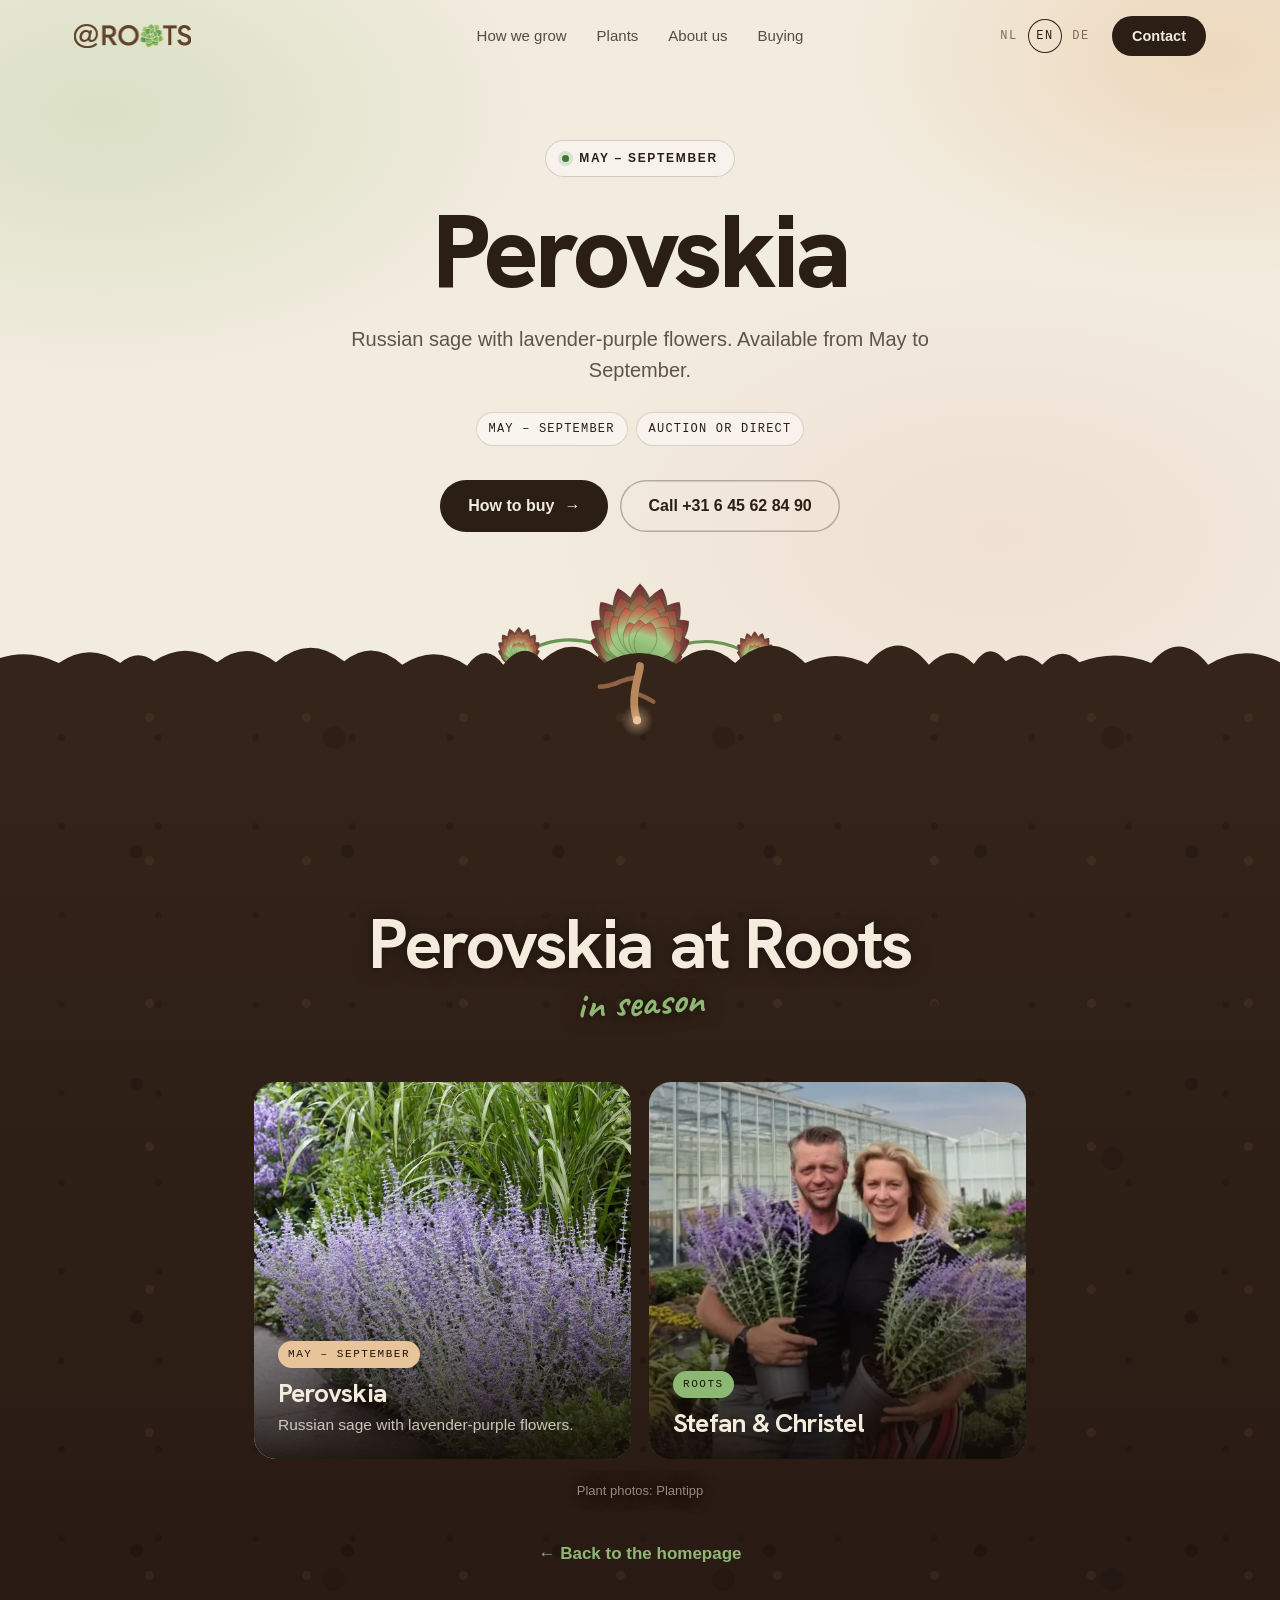
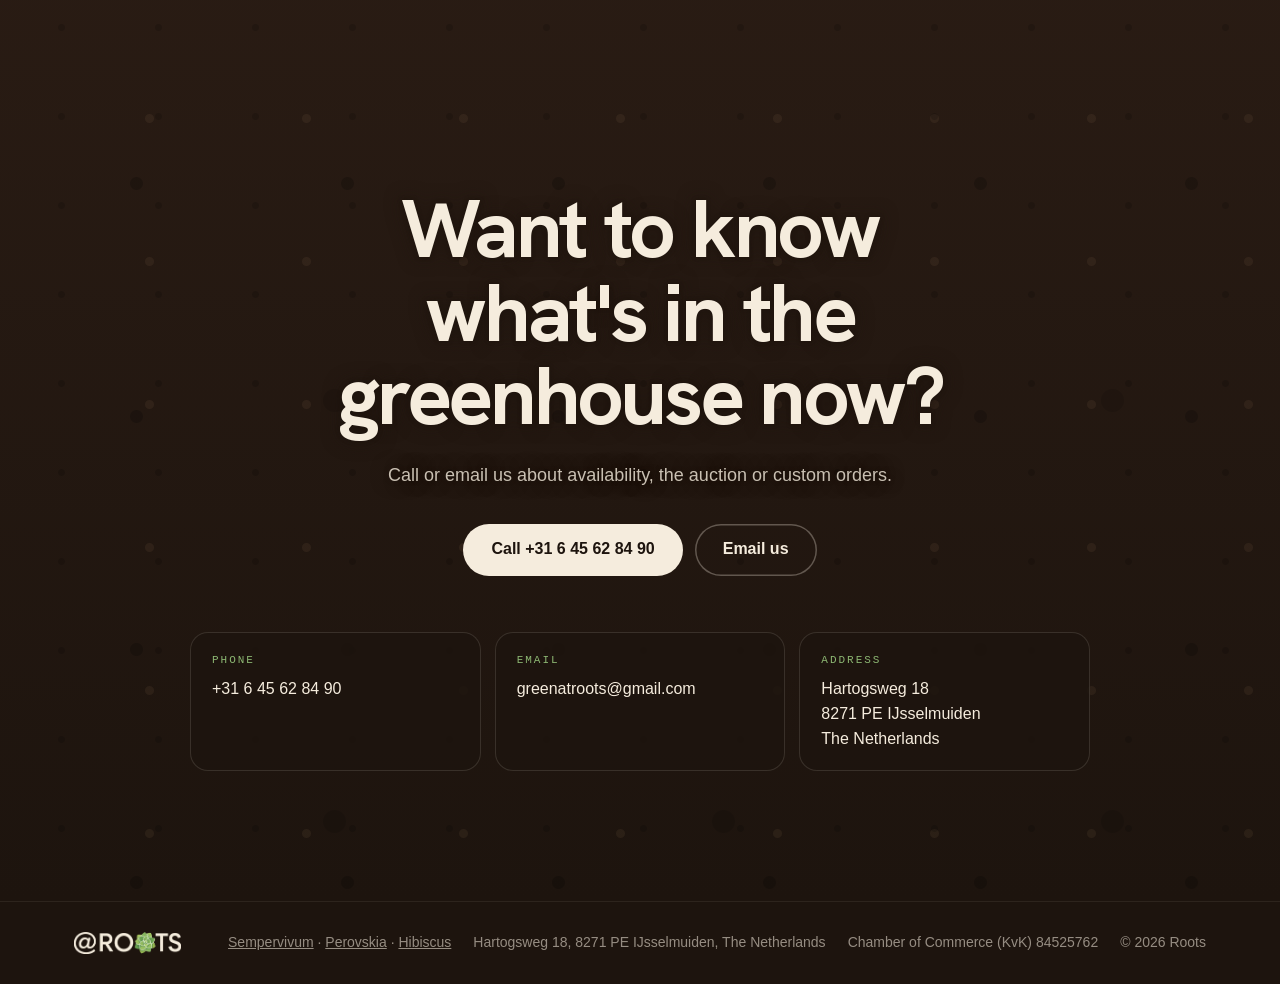
<file: docs/en/perovskia/index.html>
<!doctype html>
<html lang="en">
<head>
<meta charset="utf-8">
<meta name="viewport" content="width=device-width,initial-scale=1,viewport-fit=cover">
<title>Perovskia (Russian sage) grower | Roots, the Netherlands</title>
<meta name="description" content="Roots grows Perovskia, Russian sage with lavender-purple flowers, available May to September. Nursery in IJsselmuiden, the Netherlands; sold via Royal FloraHolland or direct.">
<meta name="robots" content="noindex">
<meta name="theme-color" content="#F2ECDF">
<link rel="icon" href="../../favicon-32.png" sizes="32x32" type="image/png">
<link rel="icon" href="../../icon-192.png" sizes="192x192" type="image/png">
<link rel="apple-touch-icon" href="../../apple-touch-icon.png">
<link rel="preload" href="../../fonts/hanken-grotesk-latin.woff2" as="font" type="font/woff2" crossorigin>
<link rel="stylesheet" href="../../css/site.css?v=e0a24c4d">
<meta property="og:type" content="website">
<meta property="og:site_name" content="Roots">
<meta property="og:title" content="Perovskia (Russian sage) grower | Roots, the Netherlands">
<meta property="og:description" content="Roots grows Perovskia, Russian sage with lavender-purple flowers, available May to September. Nursery in IJsselmuiden, the Netherlands; sold via Royal FloraHolland or direct.">
<meta property="og:locale" content="en_GB">
<meta property="og:locale:alternate" content="nl_NL">
<meta property="og:locale:alternate" content="de_DE">
<meta property="og:image" content="../../img/og.jpg">
<meta property="og:image:width" content="1200">
<meta property="og:image:height" content="630">
<meta name="twitter:card" content="summary_large_image">
<script type="application/ld+json">{"@context": "https://schema.org", "@graph": [{"@type": "Organization", "name": "Roots", "legalName": "@Roots", "email": "greenatroots@gmail.com", "telephone": "+31645628490", "foundingDate": "2021", "address": {"@type": "PostalAddress", "streetAddress": "Hartogsweg 18", "postalCode": "8271 PE", "addressLocality": "IJsselmuiden", "addressCountry": "NL"}, "identifier": {"@type": "PropertyValue", "propertyID": "KvK", "value": "84525762"}, "knowsAbout": ["Sempervivum", "Perovskia", "Hibiscus"], "sameAs": ["https://plantipp.eu/nl/growers/roots"]}, {"@type": "BreadcrumbList", "itemListElement": [{"@type": "ListItem", "position": 1, "name": "Home"}, {"@type": "ListItem", "position": 2, "name": "Perovskia"}]}]}</script>
</head>
<body>
<a class="skip" href="#main">Skip to content</a>
<header class="top scrolled" id="top">
  <div class="wrap top-in">
    <a class="brand" href="../../en/" aria-label="Roots, to the homepage"><span class="logo-d"><picture><source type="image/webp" srcset="../../logo/logo.webp"><img class="logo" src="../../logo/logo.png" alt="" width="117" height="24"></picture></span><span class="logo-l"><picture><source type="image/webp" srcset="../../logo/logo-licht.webp"><img class="logo" src="../../logo/logo-licht.png" alt="" width="117" height="24"></picture></span></a>
    <nav class="nav" aria-label="Main menu"><a href="../../en/#how-we-grow">How we grow</a><a href="../../en/#plants">Plants</a><a href="../../en/#about-us">About us</a><a href="../../en/#buying">Buying</a></nav>
    <div class="top-end">
      <nav class="langs" aria-label="Language"><a href="../../perovskia/" hreflang="nl" lang="nl" title="Nederlands">NL</a><a href="../../en/perovskia/" hreflang="en" lang="en" title="English" aria-current="page">EN</a><a href="../../de/perovskia/" hreflang="de" lang="de" title="Deutsch">DE</a></nav>
      <a class="btn" href="#contact">Contact</a>
    </div>
  </div>
</header>

<main id="main">
  <section class="hero page-hero" id="start" aria-labelledby="h1">
    <div class="wrap">
      <p class="badge"><i></i>May – September</p>
      <h1 id="h1">Perovskia</h1>
      <p class="lede">Russian sage with lavender-purple flowers. Available from May to September.</p>
      <ul class="facts"><li>May – September</li><li>Auction or direct</li></ul>
      <div class="hero-cta">
        <a class="btn btn-dark" href="../../en/#buying">How to buy <span class="arr" aria-hidden="true">→</span></a>
        <a class="btn btn-line" href="tel:+31645628490">Call +31 6 45 62 84 90</a>
      </div>
    </div>
    <div class="ground" aria-hidden="true"><svg class="plant" id="plant" viewBox="-160 -84 320 94"></svg><svg class="soil-edge" viewBox="0 -10 2400 74" preserveAspectRatio="xMidYMax slice"><path d="M0 64 L0 34 Q27 15 53 35 Q73 5 93 33 Q113 5 133 31 Q162 17 192 32 Q221 -3 251 32 Q275 2 299 37 Q333 8 366 37 Q385 -4 405 33 Q427 16 448 33 Q488 14 528 34 Q564 9 599 34 Q619 17 638 32 Q675 7 711 33 Q745 7 779 33 Q818 0 858 32 Q891 5 925 36 Q962 11 1000 37 Q1021 8 1042 36 Q1065 6 1087 31 Q1123 -2 1159 34 Q1200 10 1242 35 Q1276 3 1310 34 Q1351 -6 1391 34 Q1427 17 1463 35 Q1499 -8 1534 36 Q1560 9 1586 35 Q1604 7 1623 32 Q1644 17 1665 36 Q1687 12 1708 33 Q1750 17 1791 34 Q1824 -5 1857 36 Q1898 11 1940 33 Q1967 -5 1995 37 Q2017 14 2039 32 Q2063 6 2088 35 Q2113 19 2138 34 Q2166 4 2194 37 Q2230 5 2267 35 Q2303 17 2340 36 Q2379 -4 2418 36 L2400 64Z"/></svg></div>
  </section>

  <div class="under" id="under">
    <svg class="rootsvg" id="rootsvg" aria-hidden="true"></svg>

    <section class="sec first" aria-labelledby="h-photos">
      <div class="wrap sec-title">
        <h2 id="h-photos">Perovskia at Roots</h2>
        <span class="scribble">in season</span>
      </div>
      <div class="wrap cards two">
          <figure class="case"><img src="../../img/perovskia.jpg" srcset="../../img/perovskia-560.jpg 560w, ../../img/perovskia.jpg 900w" sizes="(max-width:600px) 92vw, 400px" alt="Perovskia Prime Time: Russian sage with lavender-purple flowers" width="900" height="900" loading="lazy" decoding="async"><figcaption><span class="tag season">May – September</span><h3 id="t-perovskia">Perovskia</h3><p>Russian sage with lavender-purple flowers.</p></figcaption></figure>
          <figure class="case"><picture><source type="image/webp" srcset="../../img/stefan-christol-rond-560.webp 560w, ../../img/stefan-christol-rond.webp 640w" sizes="(max-width:600px) 92vw, 400px"><img src="../../img/stefan-christol-rond.jpg" srcset="../../img/stefan-christol-rond-560.jpg 560w, ../../img/stefan-christol-rond.jpg 640w" sizes="(max-width:600px) 92vw, 400px" alt="Stefan and Christel at the greenhouse, holding potted Perovskia" width="640" height="640" loading="lazy" decoding="async"></picture><figcaption><span class="tag">Roots</span><h3>Stefan &amp; Christel</h3></figcaption></figure>
      </div>
      <p class="credit">Plant photos: Plantipp</p>
      <p class="center"><a class="back" href="../../en/#plants">← Back to the homepage</a></p>
    </section>

    <section class="contact sec" id="contact" aria-labelledby="h-contact">
      <div class="wrap">
        <h2 id="h-contact">Want to know what&#x27;s in the greenhouse now?</h2>
        <p class="lede">Call or email us about availability, the auction or custom orders.</p>
        <div class="hero-cta">
          <a class="btn btn-light" href="tel:+31645628490">Call +31 6 45 62 84 90</a>
          <a class="btn btn-ghost" href="mailto:greenatroots@gmail.com">Email us</a>
        </div>
        <dl class="nap">
          <div><dt>Phone</dt><dd>+31 6 45 62 84 90</dd></div>
          <div><dt>Email</dt><dd>greenatroots@gmail.com</dd></div>
          <div><dt>Address</dt><dd>Hartogsweg 18<br>8271 PE IJsselmuiden<br>The Netherlands</dd></div>
        </dl>
      </div>
    </section>
  </div>
</main>

<footer class="foot">
  <div class="wrap">
    <span class="brand"><picture><source type="image/webp" srcset="../../logo/logo-licht.webp"><img class="logo" src="../../logo/logo-licht.png" alt="@Roots" width="117" height="24"></picture></span>
    <ul>
      <li><a href="../../en/sempervivum/">Sempervivum</a> · <a href="../../en/perovskia/">Perovskia</a> · <a href="../../en/hibiscus/">Hibiscus</a></li>
      <li>Hartogsweg 18, 8271 PE IJsselmuiden, The Netherlands</li>
      <li>Chamber of Commerce (KvK) 84525762</li>
      <li>© 2026 Roots</li>
    </ul>
  </div>
</footer>
<script src="../../js/roots.js?v=e0a24c4d" defer></script>
</body>
</html>
</file>
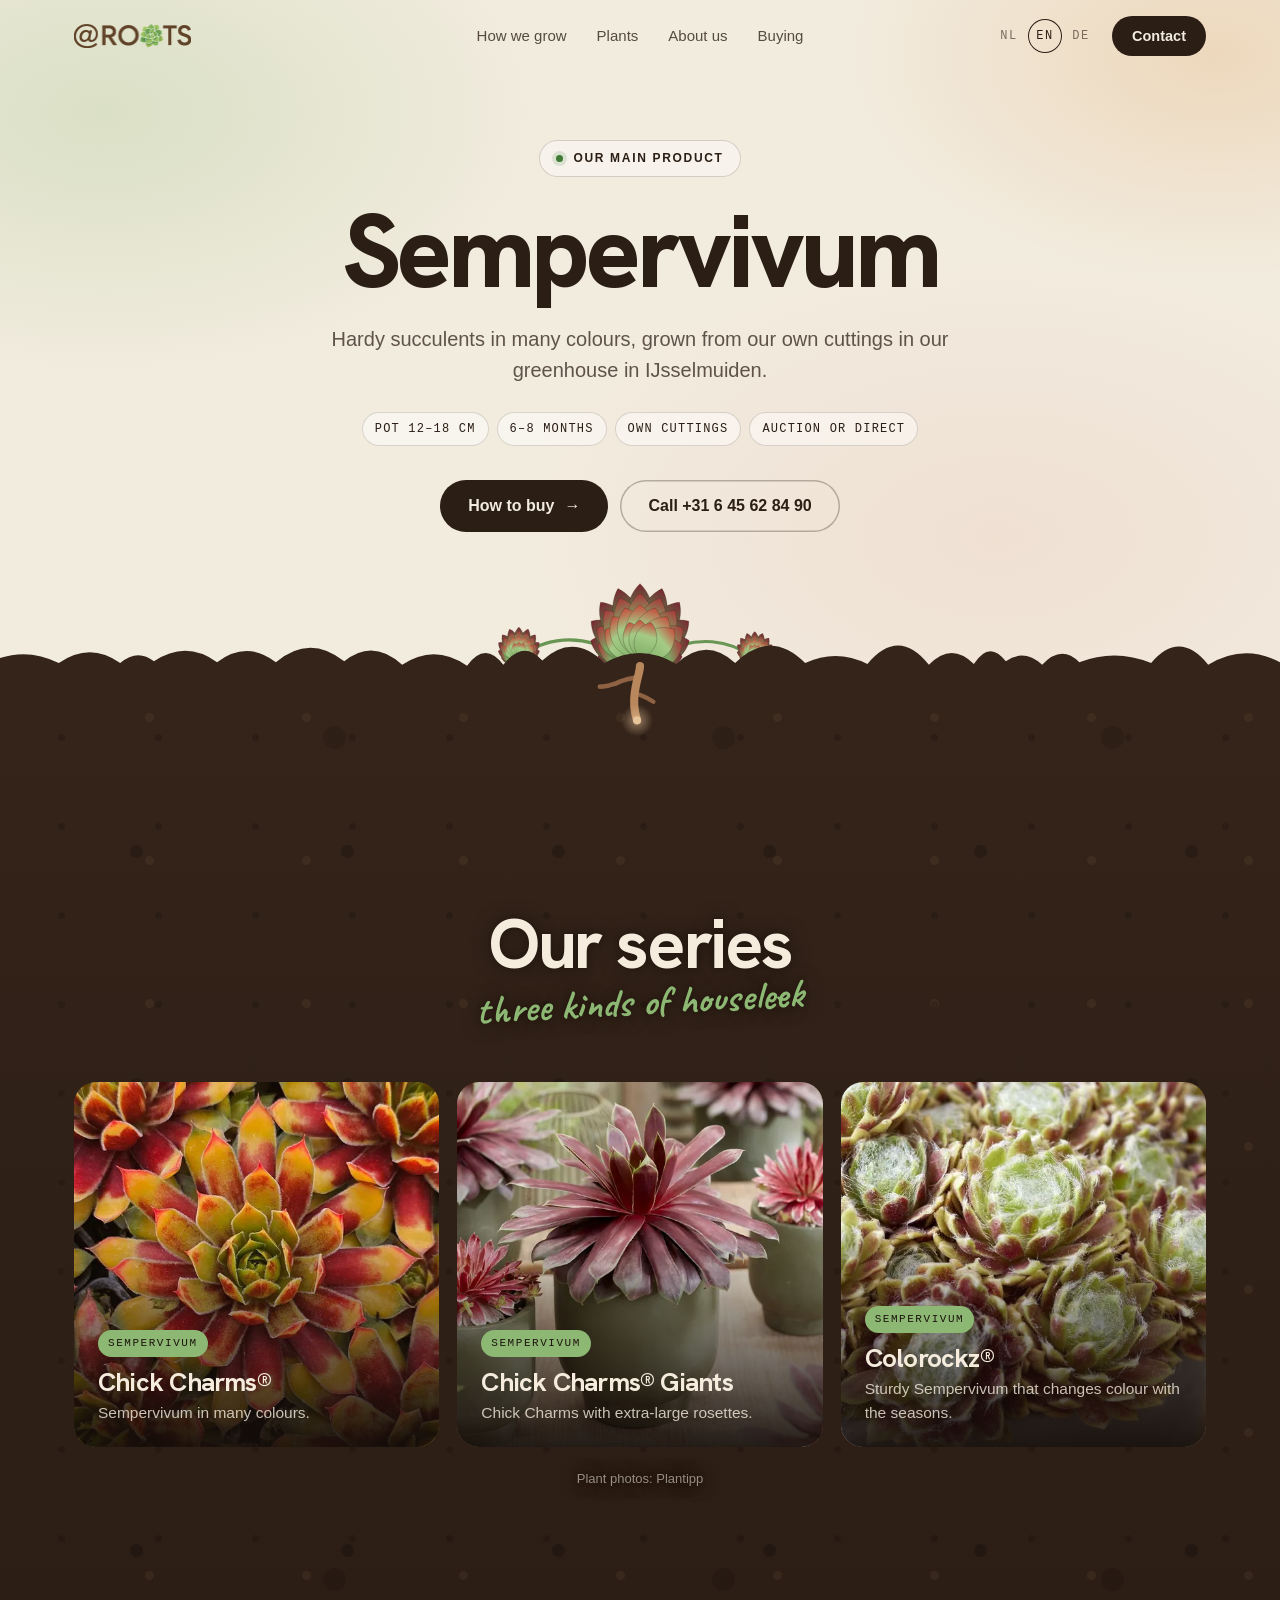
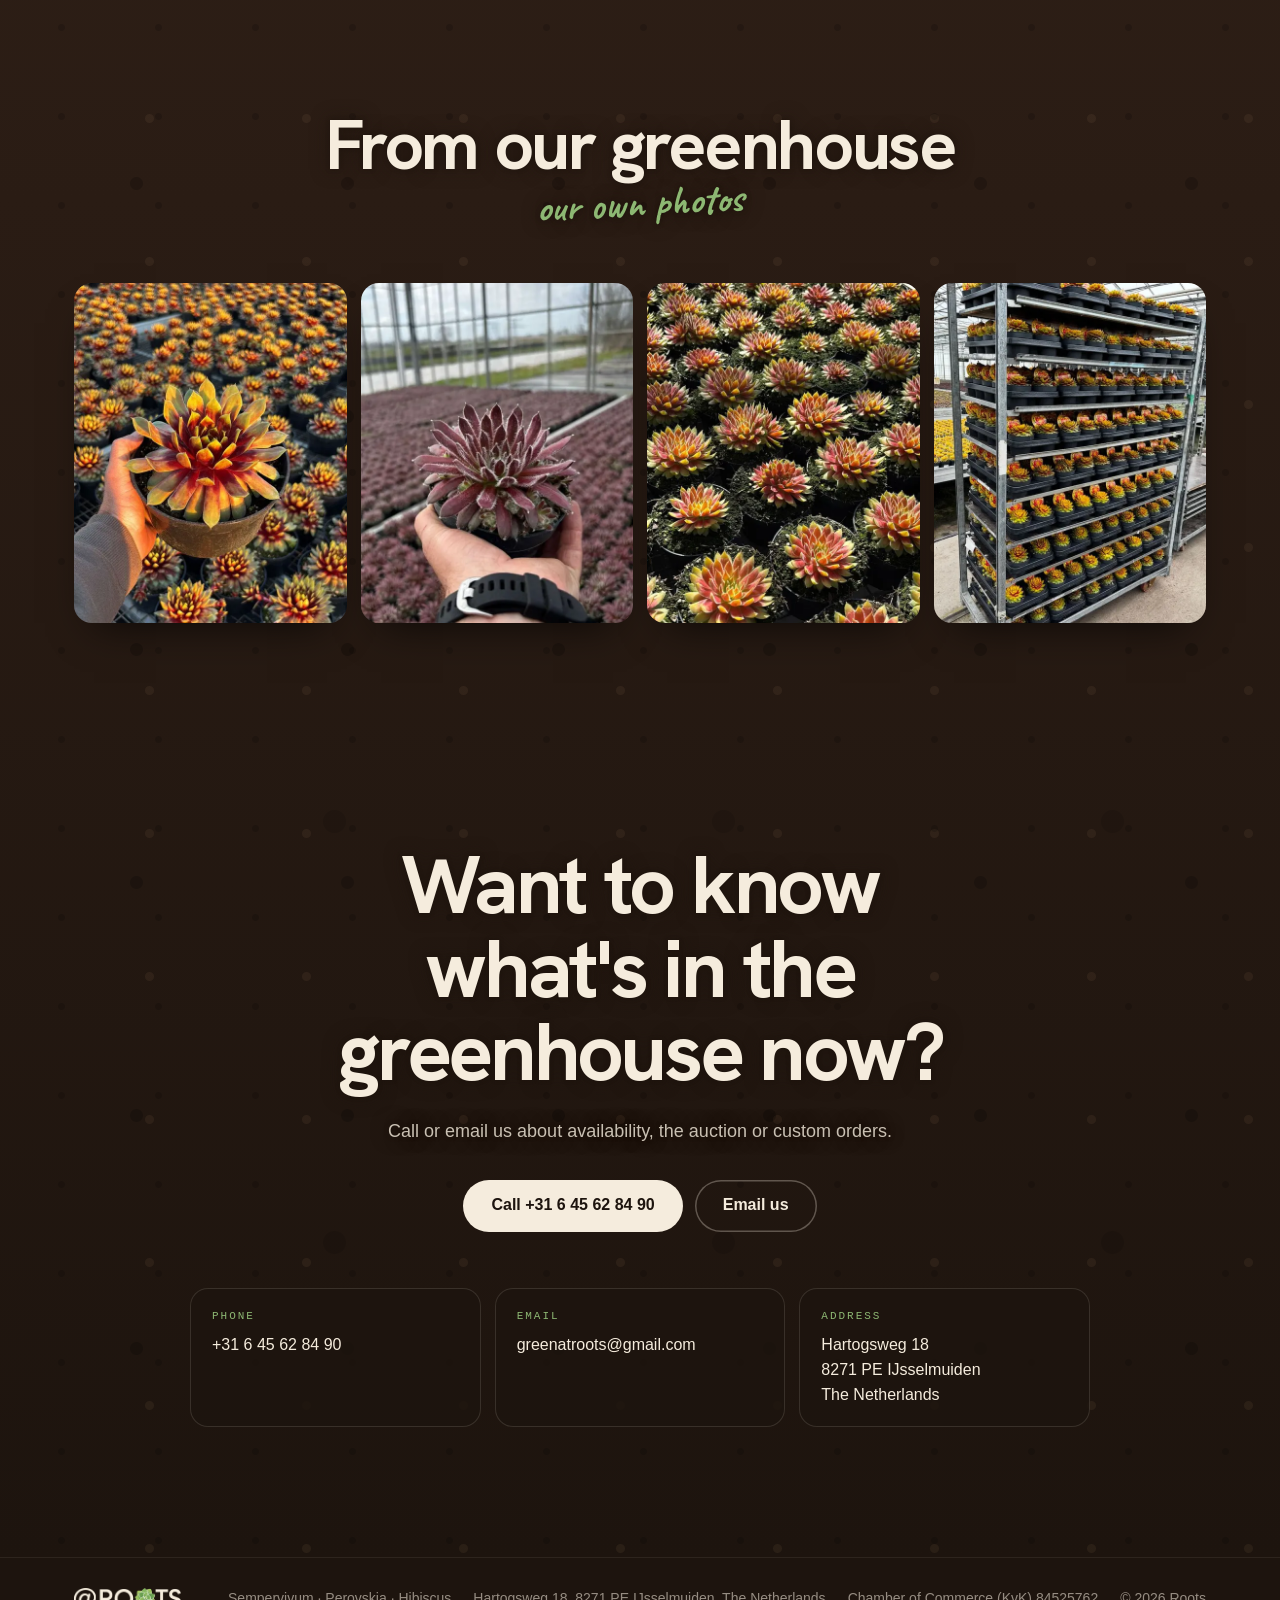
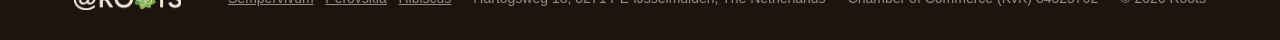
<file: docs/en/sempervivum/index.html>
<!doctype html>
<html lang="en">
<head>
<meta charset="utf-8">
<meta name="viewport" content="width=device-width,initial-scale=1,viewport-fit=cover">
<title>Sempervivum grower: Chick Charms®, Giants and Colorockz® | Roots</title>
<meta name="description" content="Roots grows Sempervivum (houseleek) from its own cuttings in the Netherlands: Chick Charms®, Chick Charms® Giants and Colorockz®, in 12–18 cm pots. Via Royal FloraHolland or direct.">
<meta name="robots" content="noindex">
<meta name="theme-color" content="#F2ECDF">
<link rel="icon" href="../../favicon-32.png" sizes="32x32" type="image/png">
<link rel="icon" href="../../icon-192.png" sizes="192x192" type="image/png">
<link rel="apple-touch-icon" href="../../apple-touch-icon.png">
<link rel="preload" href="../../fonts/hanken-grotesk-latin.woff2" as="font" type="font/woff2" crossorigin>
<link rel="stylesheet" href="../../css/site.css?v=e0a24c4d">
<meta property="og:type" content="website">
<meta property="og:site_name" content="Roots">
<meta property="og:title" content="Sempervivum grower: Chick Charms®, Giants and Colorockz® | Roots">
<meta property="og:description" content="Roots grows Sempervivum (houseleek) from its own cuttings in the Netherlands: Chick Charms®, Chick Charms® Giants and Colorockz®, in 12–18 cm pots. Via Royal FloraHolland or direct.">
<meta property="og:locale" content="en_GB">
<meta property="og:locale:alternate" content="nl_NL">
<meta property="og:locale:alternate" content="de_DE">
<meta property="og:image" content="../../img/og.jpg">
<meta property="og:image:width" content="1200">
<meta property="og:image:height" content="630">
<meta name="twitter:card" content="summary_large_image">
<script type="application/ld+json">{"@context": "https://schema.org", "@graph": [{"@type": "Organization", "name": "Roots", "legalName": "@Roots", "email": "greenatroots@gmail.com", "telephone": "+31645628490", "foundingDate": "2021", "address": {"@type": "PostalAddress", "streetAddress": "Hartogsweg 18", "postalCode": "8271 PE", "addressLocality": "IJsselmuiden", "addressCountry": "NL"}, "identifier": {"@type": "PropertyValue", "propertyID": "KvK", "value": "84525762"}, "knowsAbout": ["Sempervivum", "Perovskia", "Hibiscus"], "sameAs": ["https://plantipp.eu/nl/growers/roots"]}, {"@type": "BreadcrumbList", "itemListElement": [{"@type": "ListItem", "position": 1, "name": "Home"}, {"@type": "ListItem", "position": 2, "name": "Sempervivum"}]}]}</script>
</head>
<body>
<a class="skip" href="#main">Skip to content</a>
<header class="top scrolled" id="top">
  <div class="wrap top-in">
    <a class="brand" href="../../en/" aria-label="Roots, to the homepage"><span class="logo-d"><picture><source type="image/webp" srcset="../../logo/logo.webp"><img class="logo" src="../../logo/logo.png" alt="" width="117" height="24"></picture></span><span class="logo-l"><picture><source type="image/webp" srcset="../../logo/logo-licht.webp"><img class="logo" src="../../logo/logo-licht.png" alt="" width="117" height="24"></picture></span></a>
    <nav class="nav" aria-label="Main menu"><a href="../../en/#how-we-grow">How we grow</a><a href="../../en/#plants">Plants</a><a href="../../en/#about-us">About us</a><a href="../../en/#buying">Buying</a></nav>
    <div class="top-end">
      <nav class="langs" aria-label="Language"><a href="../../sempervivum/" hreflang="nl" lang="nl" title="Nederlands">NL</a><a href="../../en/sempervivum/" hreflang="en" lang="en" title="English" aria-current="page">EN</a><a href="../../de/sempervivum/" hreflang="de" lang="de" title="Deutsch">DE</a></nav>
      <a class="btn" href="#contact">Contact</a>
    </div>
  </div>
</header>

<main id="main">
  <section class="hero page-hero" id="start" aria-labelledby="h1">
    <div class="wrap">
      <p class="badge"><i></i>Our main product</p>
      <h1 id="h1">Sempervivum</h1>
      <p class="lede">Hardy succulents in many colours, grown from our own cuttings in our greenhouse in IJsselmuiden.</p>
      <ul class="facts"><li>Pot 12–18 cm</li><li>6–8 months</li><li>Own cuttings</li><li>Auction or direct</li></ul>
      <div class="hero-cta">
        <a class="btn btn-dark" href="../../en/#buying">How to buy <span class="arr" aria-hidden="true">→</span></a>
        <a class="btn btn-line" href="tel:+31645628490">Call +31 6 45 62 84 90</a>
      </div>
    </div>
    <div class="ground" aria-hidden="true"><svg class="plant" id="plant" viewBox="-160 -84 320 94"></svg><svg class="soil-edge" viewBox="0 -10 2400 74" preserveAspectRatio="xMidYMax slice"><path d="M0 64 L0 34 Q27 15 53 35 Q73 5 93 33 Q113 5 133 31 Q162 17 192 32 Q221 -3 251 32 Q275 2 299 37 Q333 8 366 37 Q385 -4 405 33 Q427 16 448 33 Q488 14 528 34 Q564 9 599 34 Q619 17 638 32 Q675 7 711 33 Q745 7 779 33 Q818 0 858 32 Q891 5 925 36 Q962 11 1000 37 Q1021 8 1042 36 Q1065 6 1087 31 Q1123 -2 1159 34 Q1200 10 1242 35 Q1276 3 1310 34 Q1351 -6 1391 34 Q1427 17 1463 35 Q1499 -8 1534 36 Q1560 9 1586 35 Q1604 7 1623 32 Q1644 17 1665 36 Q1687 12 1708 33 Q1750 17 1791 34 Q1824 -5 1857 36 Q1898 11 1940 33 Q1967 -5 1995 37 Q2017 14 2039 32 Q2063 6 2088 35 Q2113 19 2138 34 Q2166 4 2194 37 Q2230 5 2267 35 Q2303 17 2340 36 Q2379 -4 2418 36 L2400 64Z"/></svg></div>
  </section>

  <div class="under" id="under">
    <svg class="rootsvg" id="rootsvg" aria-hidden="true"></svg>

    <section class="sec first" aria-labelledby="h-series">
      <div class="wrap sec-title">
        <h2 id="h-series">Our series</h2>
        <span class="scribble">three kinds of houseleek</span>
      </div>
      <div class="wrap cards">
          <figure class="case" id="chick-charms"><picture><source type="image/webp" srcset="../../img/chick-charms-560.webp 560w, ../../img/chick-charms.webp 900w" sizes="(max-width:600px) 92vw, (max-width:900px) 46vw, 380px"><img src="../../img/chick-charms.jpg" srcset="../../img/chick-charms-560.jpg 560w, ../../img/chick-charms.jpg 900w" sizes="(max-width:600px) 92vw, (max-width:900px) 46vw, 380px" alt="Sempervivum Chick Charms Gold Rush: rosettes in gold and red" width="900" height="900" loading="lazy" decoding="async"></picture><figcaption><span class="tag">Sempervivum</span><h3 id="t-chick-charms">Chick Charms®</h3><p>Sempervivum in many colours.</p></figcaption></figure>
          <figure class="case" id="giants"><picture><source type="image/webp" srcset="../../img/giants-560.webp 560w, ../../img/giants.webp 1000w" sizes="(max-width:600px) 92vw, (max-width:900px) 46vw, 380px"><img src="../../img/giants.jpg" srcset="../../img/giants-560.jpg 560w, ../../img/giants.jpg 1000w" sizes="(max-width:600px) 92vw, (max-width:900px) 46vw, 380px" alt="Sempervivum Chick Charms Giants Emerald Explosion: a large rosette in a green pot" width="1000" height="1000" loading="lazy" decoding="async"></picture><figcaption><span class="tag">Sempervivum</span><h3 id="t-giants">Chick Charms® Giants</h3><p>Chick Charms with extra-large rosettes.</p></figcaption></figure>
          <figure class="case" id="colorockz"><picture><source type="image/webp" srcset="../../img/colorockz-560.webp 560w, ../../img/colorockz.webp 900w" sizes="(max-width:600px) 92vw, (max-width:900px) 46vw, 380px"><img src="../../img/colorockz.jpg" srcset="../../img/colorockz-560.jpg 560w, ../../img/colorockz.jpg 900w" sizes="(max-width:600px) 92vw, (max-width:900px) 46vw, 380px" alt="Sempervivum Colorockz Lemon Flare: full rosettes in green with red tips" width="900" height="900" loading="lazy" decoding="async"></picture><figcaption><span class="tag">Sempervivum</span><h3 id="t-colorockz">Colorockz®</h3><p>Sturdy Sempervivum that changes colour with the seasons.</p></figcaption></figure>
      </div>
      <p class="credit">Plant photos: Plantipp</p>
    </section>

    <section class="sec" aria-labelledby="h-gallery">
      <div class="wrap sec-title">
        <h2 id="h-gallery">From our greenhouse</h2>
        <span class="scribble">our own photos</span>
      </div>
      <div class="wrap gallery"><figure><picture><source type="image/webp" srcset="../../img/stap-groeien-560.webp 560w, ../../img/stap-groeien.webp 720w" sizes="(max-width:900px) 46vw, 270px"><img src="../../img/stap-groeien.jpg" srcset="../../img/stap-groeien-560.jpg 560w, ../../img/stap-groeien.jpg 720w" sizes="(max-width:900px) 46vw, 270px" alt="A red and yellow Sempervivum in a pot, with a greenhouse full of the same plants behind it" width="720" height="900" loading="lazy" decoding="async"></picture></figure><figure><picture><source type="image/webp" srcset="../../img/stap-oppotten-560.webp 560w, ../../img/stap-oppotten.webp 720w" sizes="(max-width:900px) 46vw, 270px"><img src="../../img/stap-oppotten.jpg" srcset="../../img/stap-oppotten-560.jpg 560w, ../../img/stap-oppotten.jpg 720w" sizes="(max-width:900px) 46vw, 270px" alt="A potted Sempervivum held in a hand, with a greenhouse bench full of plants behind it" width="720" height="900" loading="lazy" decoding="async"></picture></figure><figure><picture><source type="image/webp" srcset="../../img/stap-verkoopklaar-560.webp 560w, ../../img/stap-verkoopklaar.webp 720w" sizes="(max-width:900px) 46vw, 270px"><img src="../../img/stap-verkoopklaar.jpg" srcset="../../img/stap-verkoopklaar-560.jpg 560w, ../../img/stap-verkoopklaar.jpg 720w" sizes="(max-width:900px) 46vw, 270px" alt="Sempervivum in pots, ready for sale, on a greenhouse bench" width="720" height="900" loading="lazy" decoding="async"></picture></figure><figure><picture><source type="image/webp" srcset="../../img/stap-kar-560.webp 560w, ../../img/stap-kar.webp 720w" sizes="(max-width:900px) 46vw, 270px"><img src="../../img/stap-kar.jpg" srcset="../../img/stap-kar-560.jpg 560w, ../../img/stap-kar.jpg 720w" sizes="(max-width:900px) 46vw, 270px" alt="A trolley full of labelled Sempervivum in trays, ready for orders" width="720" height="900" loading="lazy" decoding="async"></picture></figure></div>
    </section>

    <section class="contact sec" id="contact" aria-labelledby="h-contact">
      <div class="wrap">
        <h2 id="h-contact">Want to know what&#x27;s in the greenhouse now?</h2>
        <p class="lede">Call or email us about availability, the auction or custom orders.</p>
        <div class="hero-cta">
          <a class="btn btn-light" href="tel:+31645628490">Call +31 6 45 62 84 90</a>
          <a class="btn btn-ghost" href="mailto:greenatroots@gmail.com">Email us</a>
        </div>
        <dl class="nap">
          <div><dt>Phone</dt><dd>+31 6 45 62 84 90</dd></div>
          <div><dt>Email</dt><dd>greenatroots@gmail.com</dd></div>
          <div><dt>Address</dt><dd>Hartogsweg 18<br>8271 PE IJsselmuiden<br>The Netherlands</dd></div>
        </dl>
      </div>
    </section>
  </div>
</main>

<footer class="foot">
  <div class="wrap">
    <span class="brand"><picture><source type="image/webp" srcset="../../logo/logo-licht.webp"><img class="logo" src="../../logo/logo-licht.png" alt="@Roots" width="117" height="24"></picture></span>
    <ul>
      <li><a href="../../en/sempervivum/">Sempervivum</a> · <a href="../../en/perovskia/">Perovskia</a> · <a href="../../en/hibiscus/">Hibiscus</a></li>
      <li>Hartogsweg 18, 8271 PE IJsselmuiden, The Netherlands</li>
      <li>Chamber of Commerce (KvK) 84525762</li>
      <li>© 2026 Roots</li>
    </ul>
  </div>
</footer>
<script src="../../js/roots.js?v=e0a24c4d" defer></script>
</body>
</html>
</file>
<file: docs/css/site.css>
/* Roots: stijl voor alle pagina's.
   Opbouw naar inthebrandlab.com. Boven de grond licht, vanaf de grondlijn bruine aarde;
   één penwortel groeit tijdens het scrollen door de hele pagina (js/roots.js).
   Lettertypes staan op de eigen server (geen Google Fonts) i.v.m. privacy. Safari 16.3-veilig: geen CSS-nesting. */
@font-face{font-family:"Hanken Grotesk";font-style:normal;font-weight:500 800;font-display:swap;src:url("../fonts/hanken-grotesk-latin.woff2") format("woff2")}
@font-face{font-family:"Caveat";font-style:normal;font-weight:700;font-display:swap;src:url("../fonts/caveat-700-latin.woff2") format("woff2")}
:root{
  --sky:#F2ECDF; --sky-2:#E7DDC9; --sky-ink:#2B1E15; --sky-text:rgba(43,30,21,.74); --sky-muted:rgba(43,30,21,.5);
  --soil:#34241A; --soil-2:#2A1C14; --soil-3:#1D140E;
  --root:#8E6243; --root-hi:#B9875C; --root-tip:#E8C49A;
  --leaf:#8DB873; --leaf-deep:#3F7A33; --tip:#C9503F;
  --ink:#F5ECDD; --text:rgba(245,236,221,.8); --muted:rgba(245,236,221,.56);
  --line:rgba(245,236,221,.13); --card:rgba(29,20,14,.82);
  --amber:#E9B44C;
  --display:"Hanken Grotesk","Helvetica Neue",Helvetica,Arial,sans-serif;
  --body:"Helvetica Neue",Helvetica,Arial,system-ui,-apple-system,sans-serif;
  --mono:ui-monospace,SFMono-Regular,Menlo,Consolas,monospace;
  --script:"Caveat","Bradley Hand",cursive;
}
*,*::before,*::after{box-sizing:border-box}
html{scroll-behavior:smooth;scroll-padding-top:84px;-webkit-text-size-adjust:100%;background:var(--soil-3)}
@media (prefers-reduced-motion: reduce){html{scroll-behavior:auto}}
body{margin:0;background:var(--soil-3);color:var(--text);font-family:var(--body);font-size:17px;line-height:1.55;-webkit-font-smoothing:antialiased;overflow-x:hidden}
img{max-width:100%;display:block}
a{color:inherit}
h1,h2,h3{margin:0;font-family:var(--display);font-weight:700;letter-spacing:-.03em;line-height:1.02;text-wrap:balance;overflow-wrap:break-word;color:var(--ink)}
p{margin:0}
:focus-visible{outline:2px solid var(--leaf);outline-offset:3px;border-radius:8px}
.hero :focus-visible,.top:not(.dark) :focus-visible{outline-color:var(--leaf-deep)}
.wrap{max-width:1180px;margin:0 auto;padding-inline:24px}
@media (max-width:600px){.wrap{padding-inline:16px}}
.mono{font-family:var(--mono);font-size:12px;letter-spacing:.18em;text-transform:uppercase;color:var(--leaf)}
.num{font-variant-numeric:tabular-nums}

/* knoppen */
.btn{display:inline-flex;align-items:center;justify-content:center;gap:10px;min-height:52px;padding:0 28px;border-radius:999px;font:inherit;font-size:16px;font-weight:600;text-decoration:none;border:0;cursor:pointer;transition:background-color .2s ease, box-shadow .2s ease, color .2s ease}
.btn-dark{background:var(--sky-ink);color:var(--sky)}
.btn-dark:hover{background:#45311F}
.btn-line{background:transparent;color:var(--sky-ink);box-shadow:inset 0 0 0 1.5px rgba(43,30,21,.3)}
.btn-line:hover{box-shadow:inset 0 0 0 1.5px rgba(43,30,21,.7)}
.btn-light{background:var(--ink);color:var(--soil-3)}
.btn-light:hover{background:#FFF8EC}
.btn-ghost{background:transparent;color:var(--ink);box-shadow:inset 0 0 0 1.5px rgba(245,236,221,.3)}
.btn-ghost:hover{box-shadow:inset 0 0 0 1.5px rgba(245,236,221,.7)}
.btn .arr{transition:transform .2s ease}
.btn:hover .arr{transform:translateX(3px)}
@media (prefers-reduced-motion: reduce){.btn:hover .arr{transform:none}}

/* header */
.top{position:fixed;inset:0 0 auto 0;z-index:30;padding-top:env(safe-area-inset-top,0px);color:var(--sky-ink);transition:background-color .3s ease, box-shadow .3s ease, color .3s ease}
.top.scrolled{background:rgba(242,236,223,.8);-webkit-backdrop-filter:blur(14px) saturate(1.2);backdrop-filter:blur(14px) saturate(1.2);box-shadow:0 1px 0 rgba(43,30,21,.08)}
.top.dark{background:rgba(29,20,14,.82);color:var(--ink);box-shadow:0 1px 0 rgba(245,236,221,.08)}
.top-in{display:grid;grid-template-columns:1fr auto 1fr;align-items:center;height:72px}
.brand{font-family:var(--display);font-weight:800;font-size:21px;letter-spacing:.2em;text-decoration:none;color:inherit}
.nav{display:flex;gap:30px}
.nav a{text-decoration:none;font-size:15px;font-weight:500;opacity:.78;transition:opacity .2s ease}
.nav a:hover{opacity:1}
.top-end{justify-self:end}
.top .btn{min-height:40px;padding:0 20px;font-size:14.5px}
.top .btn{background:var(--sky-ink);color:var(--sky)}
.top.dark .btn{background:var(--ink);color:var(--soil-3)}
@media (max-width:900px){.top-in{grid-template-columns:1fr auto}.nav{display:none}}

/* hero: boven de grond */
.hero{position:relative;overflow:hidden;background:var(--sky);color:var(--sky-text);padding-top:150px;text-align:center;isolation:isolate}
.hero::before{content:"";position:absolute;inset:-20%;z-index:-1;
  background:
    radial-gradient(36% 40% at 20% 26%, rgba(141,184,115,.24), transparent 70%),
    radial-gradient(30% 34% at 82% 20%, rgba(232,196,154,.5), transparent 70%),
    radial-gradient(40% 44% at 70% 70%, rgba(201,80,63,.08), transparent 70%)}
@media (prefers-reduced-motion: no-preference){
  .hero::before{animation:drift 24s ease-in-out infinite alternate}
  @keyframes drift{0%{transform:translate3d(0,0,0) scale(1)}50%{transform:translate3d(4%,-3%,0) scale(1.06)}100%{transform:translate3d(-3%,3%,0) scale(1.02)}}
}
.badge{display:inline-flex;align-items:center;gap:10px;padding:8px 16px;border-radius:999px;border:1px solid rgba(43,30,21,.18);background:rgba(255,255,255,.4);font-size:12px;font-weight:600;letter-spacing:.14em;text-transform:uppercase;color:var(--sky-ink)}
.badge i{width:7px;height:7px;border-radius:50%;background:var(--leaf-deep);box-shadow:0 0 0 4px rgba(63,122,51,.15)}
.hero h1{color:var(--sky-ink);font-size:clamp(46px,8.6vw,112px);font-weight:800;letter-spacing:-.04em;line-height:.95;margin:26px auto 24px;max-width:16ch}
.hero .lede{font-size:clamp(17px,1.6vw,20px);max-width:34em;margin:0 auto}
.hero-cta{display:flex;flex-wrap:wrap;justify-content:center;gap:12px;margin-top:34px}
@media (max-width:420px){.badge{font-size:10.5px;letter-spacing:.08em;padding:8px 13px}}

/* ticker */
.ticker{margin-top:70px;border-top:1px solid rgba(43,30,21,.1);padding:26px 0 8px;overflow:hidden;-webkit-mask-image:linear-gradient(90deg,transparent,#000 12%,#000 88%,transparent);mask-image:linear-gradient(90deg,transparent,#000 12%,#000 88%,transparent)}
.ticker-label{font-family:var(--mono);font-size:11px;letter-spacing:.2em;text-transform:uppercase;color:var(--sky-text);margin-bottom:16px}
.track{display:flex;width:max-content}
.track{align-items:baseline}
.track ul{display:flex;align-items:baseline;gap:52px;list-style:none;margin:0;padding:0 26px}
.track li{line-height:1}
.track li{font-family:var(--display);font-size:clamp(22px,2.4vw,30px);font-weight:700;letter-spacing:-.02em;color:rgba(43,30,21,.62);white-space:nowrap}
.track li:nth-child(3n+2){font-weight:400;font-style:italic;color:rgba(43,30,21,.68)}
.track li:nth-child(4n){font-family:var(--mono);font-size:clamp(18px,2vw,24px);font-weight:400;letter-spacing:.06em;text-transform:uppercase;color:rgba(43,30,21,.68)}
@media (prefers-reduced-motion: no-preference){
  .track{animation:marquee 40s linear infinite}
  .ticker:hover .track,.ticker:focus-within .track,.ticker.paused .track{animation-play-state:paused}
  @keyframes marquee{to{transform:translateX(-50%)}}
}
@media (prefers-reduced-motion: reduce){.track ul[aria-hidden]{display:none}.track{width:auto;justify-content:center}.track ul{flex-wrap:wrap;justify-content:center;row-gap:10px}}

/* grondlijn met plant */
.ground{position:relative;height:150px;margin-top:6px}
.plant{position:absolute;left:50%;bottom:20px;width:340px;max-width:92vw;height:auto;transform:translateX(-50%);overflow:visible}
.soil-edge{position:absolute;left:0;right:0;bottom:-1px;width:100%;height:64px}
.soil-edge path{fill:var(--soil)}
@media (max-width:600px){.plant{width:260px}.ground{height:124px}}

/* onder de grond: de hele rest van de site */
.under{position:relative;
  background-color:var(--soil);
  background-image:
    radial-gradient(circle, rgba(0,0,0,.2) 0 6px, transparent 7px),
    radial-gradient(circle, rgba(0,0,0,.16) 0 3px, transparent 4px),
    radial-gradient(circle, rgba(214,170,120,.07) 0 4px, transparent 5px),
    radial-gradient(circle, rgba(0,0,0,.12) 0 11px, transparent 12px),
    linear-gradient(var(--soil), var(--soil-2) 45%, var(--soil-3));
  background-size:211px 233px, 97px 89px, 157px 143px, 389px 421px, 100% 100%;
  background-position:31px 47px, 13px 5px, 71px 101px, 140px 260px, 0 0}
.rootsvg{position:absolute;left:0;top:-40px;z-index:0;overflow:visible;pointer-events:none}
.rootsvg .r{fill:none;stroke-linecap:round;stroke-linejoin:round}
.rootsvg .r0{stroke:var(--root-hi)}
.rootsvg .r1{stroke:var(--root)}
.rootsvg .r2{stroke:var(--root);opacity:.85}
.rootsvg .r3{stroke:var(--root);opacity:.6}
.rootsvg .rt{stroke:var(--root-hi)}
.rootsvg .tip-dot{fill:var(--root-tip)}
.tipg{transition:opacity .3s ease}
.under > section{position:relative;z-index:1}
.under h2,.under h3,.under .sec-title p,.under .scribble,.step p,.about-txt > p,.more > p,.more summary,.more .small,.contact .lede,.contact .mono,.under .mono,.credit{text-shadow:0 0 18px rgba(29,20,14,.75),0 0 4px rgba(29,20,14,.6)}
.sec{padding-block:110px}
.sec-title{text-align:center;margin:0 auto 60px;max-width:44rem}
.sec-title h2{font-size:clamp(40px,5.6vw,70px);letter-spacing:-.035em}
.scribble{display:block;font-family:var(--script);font-weight:700;color:var(--leaf);font-size:clamp(28px,3.2vw,40px);line-height:1;transform:rotate(-3deg);margin-top:2px}
.sec-title > p:last-child{margin-top:20px;font-size:18px}
@media (max-width:700px){.sec{padding-block:80px}.sec-title{margin-bottom:44px}}

/* werkwijze: stappen langs de penwortel */
.proc{padding-top:230px;padding-bottom:110px}
@media (max-width:760px){.proc{padding-top:180px}}
@media (max-width:700px){.proc{padding-bottom:80px}}
.group{display:flex;justify-content:center;margin:0 0 34px}
.group span{font-family:var(--mono);font-size:11.5px;letter-spacing:.2em;text-transform:uppercase;color:var(--root-tip);padding:9px 16px;border-radius:999px;background:var(--soil-2);box-shadow:inset 0 0 0 1px rgba(232,196,154,.28)}
.steps + .group{margin-top:70px}
.steps{list-style:none;margin:0;padding:0;display:flex;flex-direction:column;gap:34px}
.step{display:grid;grid-template-columns:minmax(0,1fr) 184px minmax(0,1fr);align-items:start}
.step.l .st{grid-column:1;grid-row:1}
.step.r .st{grid-column:3;grid-row:1}
.st summary{list-style:none;display:block;cursor:pointer;border-radius:16px}
.st summary::-webkit-details-marker{display:none}
.st-main{display:flex;gap:20px;align-items:center;min-width:0}
.step.l .st-main{flex-direction:row-reverse;text-align:right}
.ico{flex:none;width:56px;height:56px;border-radius:16px;display:grid;place-items:center;color:var(--leaf);background:rgba(29,20,14,.88);box-shadow:inset 0 0 0 1px rgba(141,184,115,.32);transition:background-color .5s ease, color .5s ease, box-shadow .5s ease}
.ico svg{width:26px;height:26px}
.step.on .ico{background:var(--leaf);color:var(--soil-3);box-shadow:0 0 0 6px rgba(141,184,115,.13),0 0 30px rgba(141,184,115,.35)}
.st-body{display:block;min-width:0}
.step h3{font-size:24px;letter-spacing:-.02em}
.plus{flex:none;width:28px;height:28px;border-radius:50%;box-shadow:inset 0 0 0 1px rgba(245,236,221,.28);position:relative;transition:box-shadow .2s ease}
.plus::before,.plus::after{content:"";position:absolute;left:50%;top:50%;width:11px;height:1.5px;margin:-.75px 0 0 -5.5px;background:var(--ink);transition:transform .25s ease}
.plus::after{transform:rotate(90deg)}
.st[open] .plus::after{transform:rotate(0)}
.st summary:hover .plus{box-shadow:inset 0 0 0 1px rgba(245,236,221,.7)}
.st-more{padding:14px 0 0 76px}
.step.l .st-more{padding:14px 76px 0 0;text-align:right}
.st-more p{max-width:30em}
.step.l .st-more p{margin-left:auto}
.st-photo{margin:14px 0 0;width:min(100%,260px);aspect-ratio:4/3;max-width:100%;border-radius:16px;overflow:hidden;background:var(--soil-2);box-shadow:0 20px 40px -20px rgba(0,0,0,.75)}
.step.l .st-photo{margin-left:auto}
.st-photo img{width:100%;height:100%;object-fit:cover}
.chips{display:flex;flex-wrap:wrap;gap:8px;list-style:none;margin:10px 0 0;padding:0}
.step.l .chips{justify-content:flex-end}
.chips > span{font-family:var(--mono);font-size:11.5px;letter-spacing:.08em;text-transform:uppercase;color:var(--ink);padding:6px 11px;border-radius:999px;background:rgba(29,20,14,.85);box-shadow:inset 0 0 0 1px var(--line)}
@media (max-width:760px){
  /* telefoon: de kas in = wortel links, de kas uit = wortel rechts */
  .group{justify-content:flex-start}
  .steps + .group-uit{justify-content:center;margin:96px 0 70px}
  .step,.step.l,.step.r{display:block;padding-left:44px}
  .st-main,.step.l .st-main{flex-direction:row;text-align:left}
  .step.l .st-more,.st-more{padding:12px 0 0 68px;text-align:left}
  .step.l .st-more p{margin-left:0}
  .step.l .st-photo{margin-left:0}
  .step.l .chips{justify-content:flex-start}
  .ico{width:48px;height:48px;border-radius:14px}
  .ico svg{width:23px;height:23px}
  .step h3{font-size:21px}
  .uit .step{padding-left:0;padding-right:44px}
  .uit .st-main{gap:16px}
  .uit .st-body{order:1;flex:1}
  .uit .plus{order:2}
  .uit .ico{order:3}
  .uit .step .st-more{padding:12px 80px 0 0}
}


/* planten: kaarten zoals de Brand Lab-cases */
.plants{overflow:hidden}
.carousel{position:relative;max-width:1440px;margin:0 auto;padding-inline:76px}
.cases{display:flex;gap:18px;overflow-x:auto;scroll-snap-type:x mandatory;scrollbar-width:none;padding:2px 0;border-radius:22px}
.cases::-webkit-scrollbar{display:none}
.case{position:relative;flex:0 0 calc((100% - 36px) / 3);aspect-ratio:1/1;max-width:100%;scroll-snap-align:start;border-radius:22px;overflow:hidden;background:var(--soil-2);margin:0}
.case img{width:100%;height:100%;object-fit:cover;transition:transform .6s ease}
.case:hover img{transform:scale(1.04)}
.case::after{content:"";position:absolute;inset:40% 0 0 0;background:linear-gradient(to bottom, transparent, rgba(20,13,9,.92))}
.case figcaption{position:absolute;left:0;right:0;bottom:0;z-index:1;padding:22px 24px}
.case .tag{display:inline-block;font-family:var(--mono);font-size:11px;letter-spacing:.14em;text-transform:uppercase;color:var(--soil-3);background:var(--leaf);padding:5px 10px;border-radius:999px}
.case .tag.season{background:var(--root-tip)}
.case h3{font-size:26px;margin-top:12px;text-shadow:none}
.case p{margin-top:6px;font-size:15.5px;color:var(--text)}
.car-btn{position:absolute;top:50%;width:52px;height:52px;margin-top:-26px;border-radius:50%;border:0;background:var(--ink);color:var(--soil-3);display:grid;place-items:center;cursor:pointer;transition:opacity .2s ease}
.car-btn:disabled{opacity:.3;cursor:default}
.car-btn svg{width:20px;height:20px}
.car-btn.prev{left:12px}.car-btn.next{right:12px}
.credit{text-align:center;margin-top:22px;font-size:13px;color:var(--muted)}
@media (max-width:900px){.case{flex-basis:calc((100% - 18px) / 2)}}
@media (max-width:640px){
  .carousel{padding-inline:16px}
  .case{flex-basis:84%}
  .car-btn{display:none}
}

/* over ons */
.about-grid{display:grid;grid-template-columns:auto minmax(0,1fr);gap:56px;align-items:center;max-width:980px}
.about-photo{margin:0;width:250px;max-width:100%;aspect-ratio:1/1;border-radius:50%;overflow:hidden;background:var(--soil-2);box-shadow:0 0 0 6px var(--ink),0 30px 60px -24px rgba(0,0,0,.8);transform:rotate(-3deg)}
.about-photo img{width:100%;height:100%;object-fit:cover}
.about-txt h2{font-size:clamp(40px,5vw,64px)}
.about-txt > p{margin-top:22px;font-size:18px;max-width:34em}
.more{margin-top:18px}
.more summary{list-style:none;display:inline-flex;align-items:center;gap:12px;cursor:pointer;color:var(--leaf);font-weight:600;font-size:15.5px;border-radius:999px}
.more summary::-webkit-details-marker{display:none}
.more[open] .plus::after{transform:rotate(0)}
.more summary:hover .plus{box-shadow:inset 0 0 0 1px rgba(245,236,221,.7)}
.more > p{margin-top:16px;max-width:34em}
.people{display:grid;grid-template-columns:1fr 1fr;gap:14px;margin-top:20px}
.person{padding:20px 22px;border-radius:18px;background:var(--card);box-shadow:inset 0 0 0 1px var(--line)}
.person h3{font-size:22px;text-shadow:none}
.person .role{font-family:var(--mono);font-size:11.5px;letter-spacing:.16em;text-transform:uppercase;color:var(--leaf);margin-top:6px}
.person p:last-child{margin-top:8px;font-size:15.5px}
.more .small{margin-top:16px;font-size:15px;color:var(--muted)}
@media (max-width:760px){.about-grid{grid-template-columns:1fr;gap:34px}.about-photo{width:160px;box-shadow:0 0 0 5px var(--ink),0 20px 40px -20px rgba(0,0,0,.8)}}
@media (max-width:480px){.people{grid-template-columns:1fr}}

/* inkopen */
.buy-grid{display:grid;grid-template-columns:repeat(3,minmax(0,1fr));gap:16px}
.buy-card{padding:30px 28px;border-radius:20px;background:var(--card);box-shadow:inset 0 0 0 1px var(--line)}
.buy-card .ico{width:52px;height:52px}
.buy-card h3{font-size:26px;margin-top:22px;text-shadow:none}
.buy-card p{margin-top:10px}
.dest{margin-top:80px;text-align:center}
/* kompas vanuit de kwekerij: de penwortel loopt door het midden, zijwortels naar west en oost */
.compass{list-style:none;margin:26px auto 0;padding:0;max-width:620px;display:grid;grid-template-columns:minmax(0,1fr) auto minmax(0,1fr);gap:26px 18px;align-items:center}
.compass li{position:relative}
.compass .n,.compass .s{grid-column:1 / -1;justify-self:center}
.compass .w{grid-row:2;grid-column:1;justify-self:start}
.compass .hub{grid-row:2;grid-column:2}
.compass .e{grid-row:2;grid-column:3;justify-self:end}
.compass .s{grid-row:3}
.place{padding:14px 20px;border-radius:16px;background:rgba(29,20,14,.9);box-shadow:inset 0 0 0 1px var(--line);transition:box-shadow .5s ease}
.place b{display:block;font-family:var(--display);font-size:clamp(19px,2.4vw,28px);font-weight:700;letter-spacing:-.02em;color:var(--ink);line-height:1.1;white-space:nowrap}
.place span{display:block;margin-top:5px;font-family:var(--mono);font-size:10.5px;letter-spacing:.18em;text-transform:uppercase;color:var(--leaf)}
.place.on{box-shadow:inset 0 0 0 1px rgba(141,184,115,.55),0 0 28px rgba(141,184,115,.16)}
.hub i{display:grid;place-items:center;width:52px;height:52px;border-radius:50%;background:var(--leaf);color:var(--soil-3);box-shadow:0 0 0 6px rgba(141,184,115,.14),0 0 30px rgba(141,184,115,.3)}
.hub svg{width:24px;height:24px}
.hub small{position:absolute;left:50%;top:100%;margin-top:7px;transform:translateX(-50%);font-family:var(--mono);font-size:10px;letter-spacing:.14em;text-transform:uppercase;color:var(--root-tip);white-space:nowrap;text-shadow:0 0 10px rgba(29,20,14,.9)}
@media (max-width:420px){.compass{gap:26px 10px}.place{padding:12px 14px}}
@media (max-width:900px){.buy-grid{grid-template-columns:1fr}}

/* vragen */
.faq{max-width:780px;margin:0 auto;display:flex;flex-direction:column;gap:12px}
.faq details{border-radius:18px;background:var(--card);box-shadow:inset 0 0 0 1px var(--line)}
.faq summary{list-style:none;cursor:pointer;display:flex;justify-content:space-between;align-items:center;gap:20px;padding:22px 24px;font-family:var(--display);font-size:20px;font-weight:600;color:var(--ink);letter-spacing:-.01em}
.faq summary::-webkit-details-marker{display:none}
.faq summary i{flex:none;width:30px;height:30px;border-radius:50%;box-shadow:inset 0 0 0 1px rgba(245,236,221,.25);position:relative}
.faq summary i::before,.faq summary i::after{content:"";position:absolute;left:50%;top:50%;width:12px;height:1.5px;margin:-.75px 0 0 -6px;background:var(--ink);transition:transform .25s ease}
.faq summary i::after{transform:rotate(90deg)}
.faq details[open] summary i::after{transform:rotate(0)}
.faq details p{padding:0 24px 22px;max-width:40em}

/* contact */
.contact{text-align:center;padding-bottom:130px}
.contact h2{font-size:clamp(42px,6.4vw,84px);letter-spacing:-.04em;max-width:15ch;margin:0 auto}
.contact .lede{margin:24px auto 0;font-size:18px;max-width:32em}
.contact .hero-cta .btn-ghost{color:var(--ink)}
.nap{display:grid;grid-template-columns:repeat(3,minmax(0,1fr));gap:14px;max-width:900px;margin:56px auto 0;text-align:left}
.nap div{padding:20px 22px;border-radius:18px;background:var(--card);box-shadow:inset 0 0 0 1px var(--line);min-width:0}
.nap dt{font-family:var(--mono);font-size:11px;letter-spacing:.18em;text-transform:uppercase;color:var(--leaf)}
.nap dd{margin:8px 0 0;color:var(--ink);font-size:16px;overflow-wrap:anywhere;user-select:all;-webkit-user-select:all}
@media (max-width:760px){.nap{grid-template-columns:1fr}}

/* footer */
.foot{background:var(--soil-3);border-top:1px solid rgba(245,236,221,.07);padding-block:30px;font-size:14px;color:var(--muted)}
.foot .wrap{display:flex;flex-wrap:wrap;gap:10px 26px;align-items:center;justify-content:space-between}
.foot .brand{color:var(--ink);font-size:17px}
.foot ul{list-style:none;margin:0;padding:0;display:flex;flex-wrap:wrap;gap:6px 22px}

/* ===== echte site: aanvullingen ===== */
/* foto's staan in <picture> (webp + jpg): laat dat blok de hele kaart vullen */
.case picture,.st-photo picture,.about-photo picture,.gallery picture{display:block;width:100%;height:100%}
.skip{position:absolute;left:12px;top:-60px;z-index:50;padding:10px 16px;border-radius:999px;background:var(--sky-ink);color:var(--sky);text-decoration:none;font-weight:600}
.skip:focus{top:12px}

/* taalkeuze in de header */
.top-end{display:flex;align-items:center;gap:14px}
.langs{display:flex;gap:2px;font-family:var(--mono);font-size:12px;letter-spacing:.12em}
.langs a{display:grid;place-items:center;min-width:34px;height:34px;padding:0 6px;border-radius:999px;text-decoration:none;opacity:.6;transition:opacity .2s ease, background-color .2s ease}
.langs a:hover{opacity:1}
.langs a[aria-current="page"]{opacity:1;box-shadow:inset 0 0 0 1px currentColor}
@media (max-width:420px){.top-end{gap:8px}.langs a{min-width:30px;padding:0 4px}.top .btn{padding:0 14px}}

/* plantkaarten op de homepage zijn links naar de plantpagina */
a.case{display:block;text-decoration:none;color:inherit}
a.case:focus-visible{outline-offset:4px}

/* plantpagina's */
.page-hero{padding-top:140px}
.page-hero h1{font-size:clamp(46px,8vw,104px)}
.facts{display:flex;flex-wrap:wrap;justify-content:center;gap:8px;list-style:none;margin:26px 0 0;padding:0}
.facts li{font-family:var(--mono);font-size:12px;letter-spacing:.1em;text-transform:uppercase;color:var(--sky-ink);padding:8px 13px;border-radius:999px;background:rgba(255,255,255,.45);box-shadow:inset 0 0 0 1px rgba(43,30,21,.16)}
.first{padding-top:220px}
@media (max-width:760px){.first{padding-top:170px}}
.cards{display:grid;grid-template-columns:repeat(3,minmax(0,1fr));gap:18px}
.cards .case{flex:none;width:auto}
.cards.two{grid-template-columns:repeat(2,minmax(0,1fr));max-width:820px;margin-inline:auto}
.cards.one{grid-template-columns:minmax(0,1fr);max-width:460px;margin-inline:auto}
@media (max-width:900px){.cards{grid-template-columns:repeat(2,minmax(0,1fr))}}
@media (max-width:600px){.cards,.cards.two{grid-template-columns:minmax(0,1fr)}}
.gallery{display:grid;grid-template-columns:repeat(4,minmax(0,1fr));gap:14px}
.gallery figure{margin:0;aspect-ratio:4/5;max-width:100%;border-radius:18px;overflow:hidden;background:var(--soil-2);box-shadow:0 20px 40px -20px rgba(0,0,0,.75)}
.gallery img{width:100%;height:100%;object-fit:cover}
@media (max-width:900px){.gallery{grid-template-columns:repeat(2,minmax(0,1fr))}}
.back{display:inline-flex;align-items:center;gap:8px;margin-top:40px;color:var(--leaf);font-weight:600;text-decoration:none}
.back:hover{text-decoration:underline}
.center{text-align:center}

/* logo (@Roots met rozet): even groot als het oude woordmerk */
.brand{display:inline-flex;align-items:center;letter-spacing:0}
.brand picture{display:block}
.brand .logo{display:block;height:24px;width:auto}
.brand .logo-l{display:none}
.top.dark .brand .logo-d{display:none}
.top.dark .brand .logo-l{display:block}
.foot .brand .logo{height:22px}
</file>
